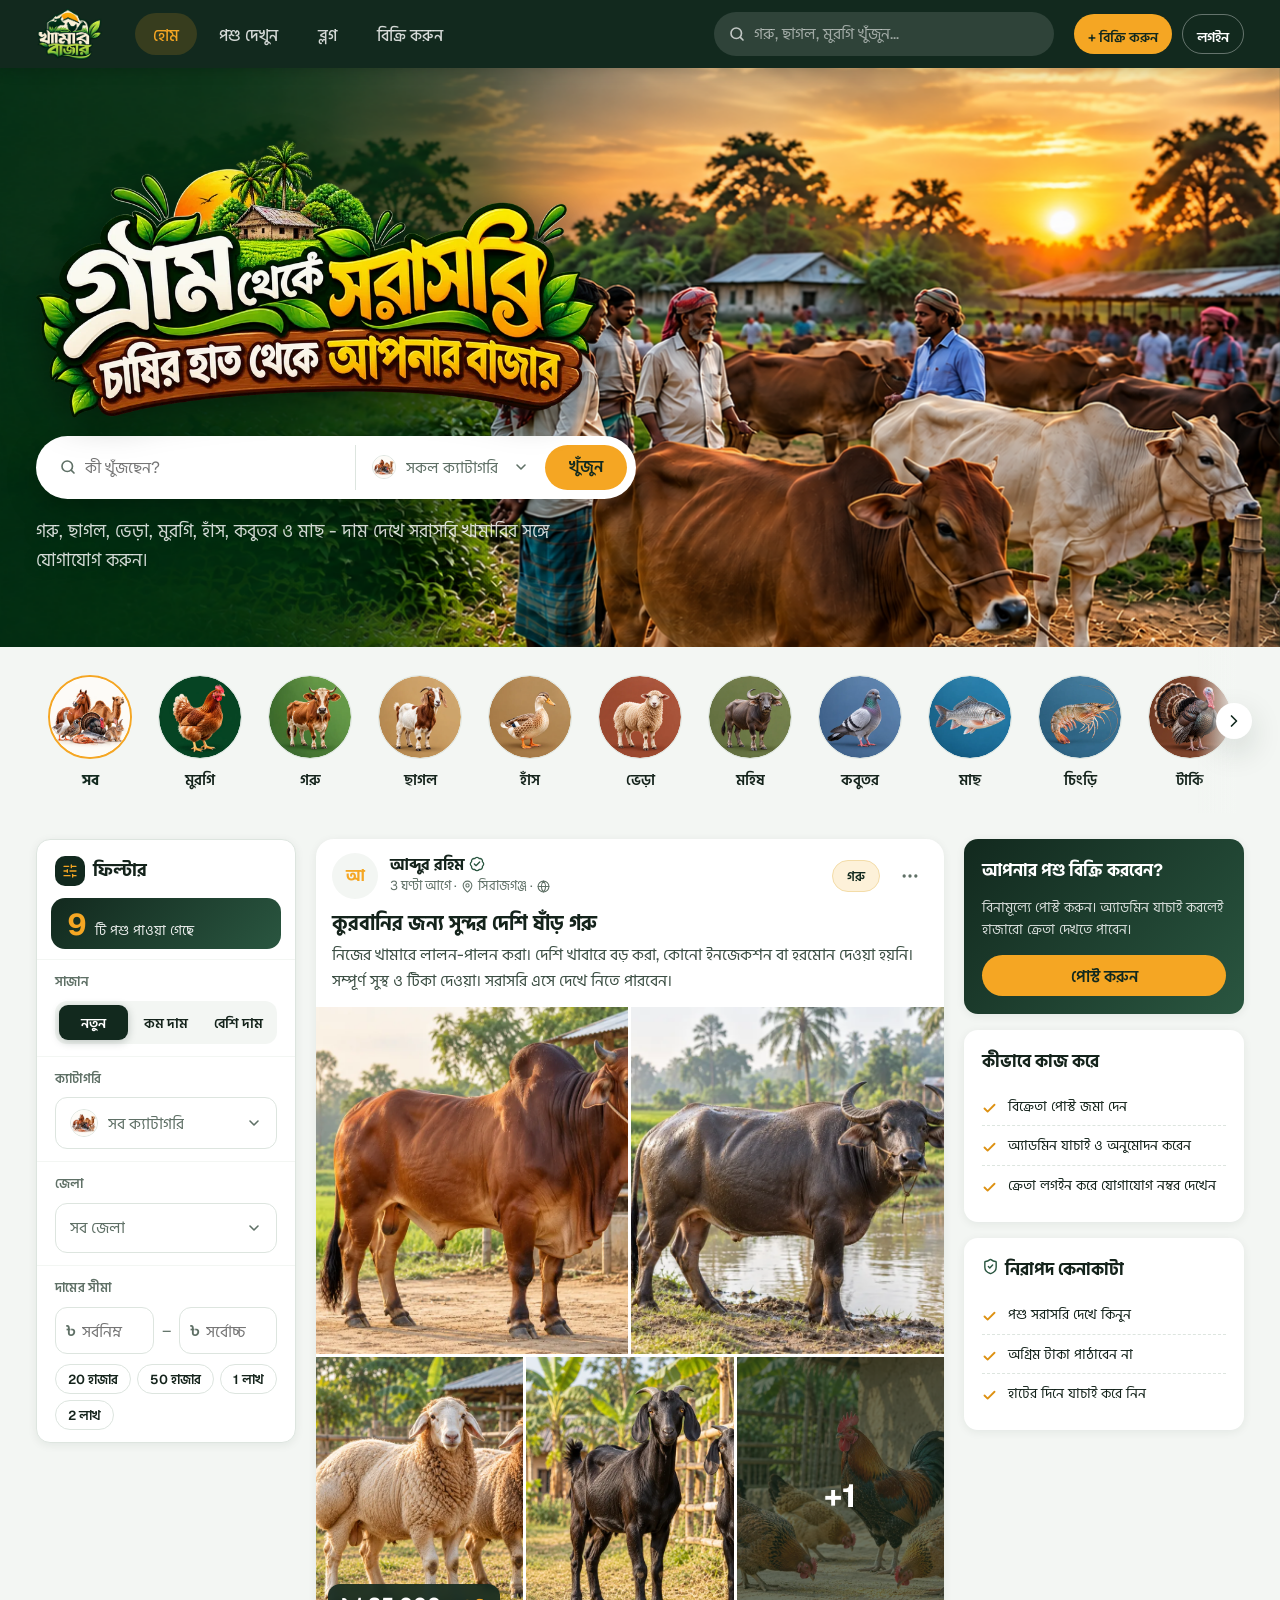
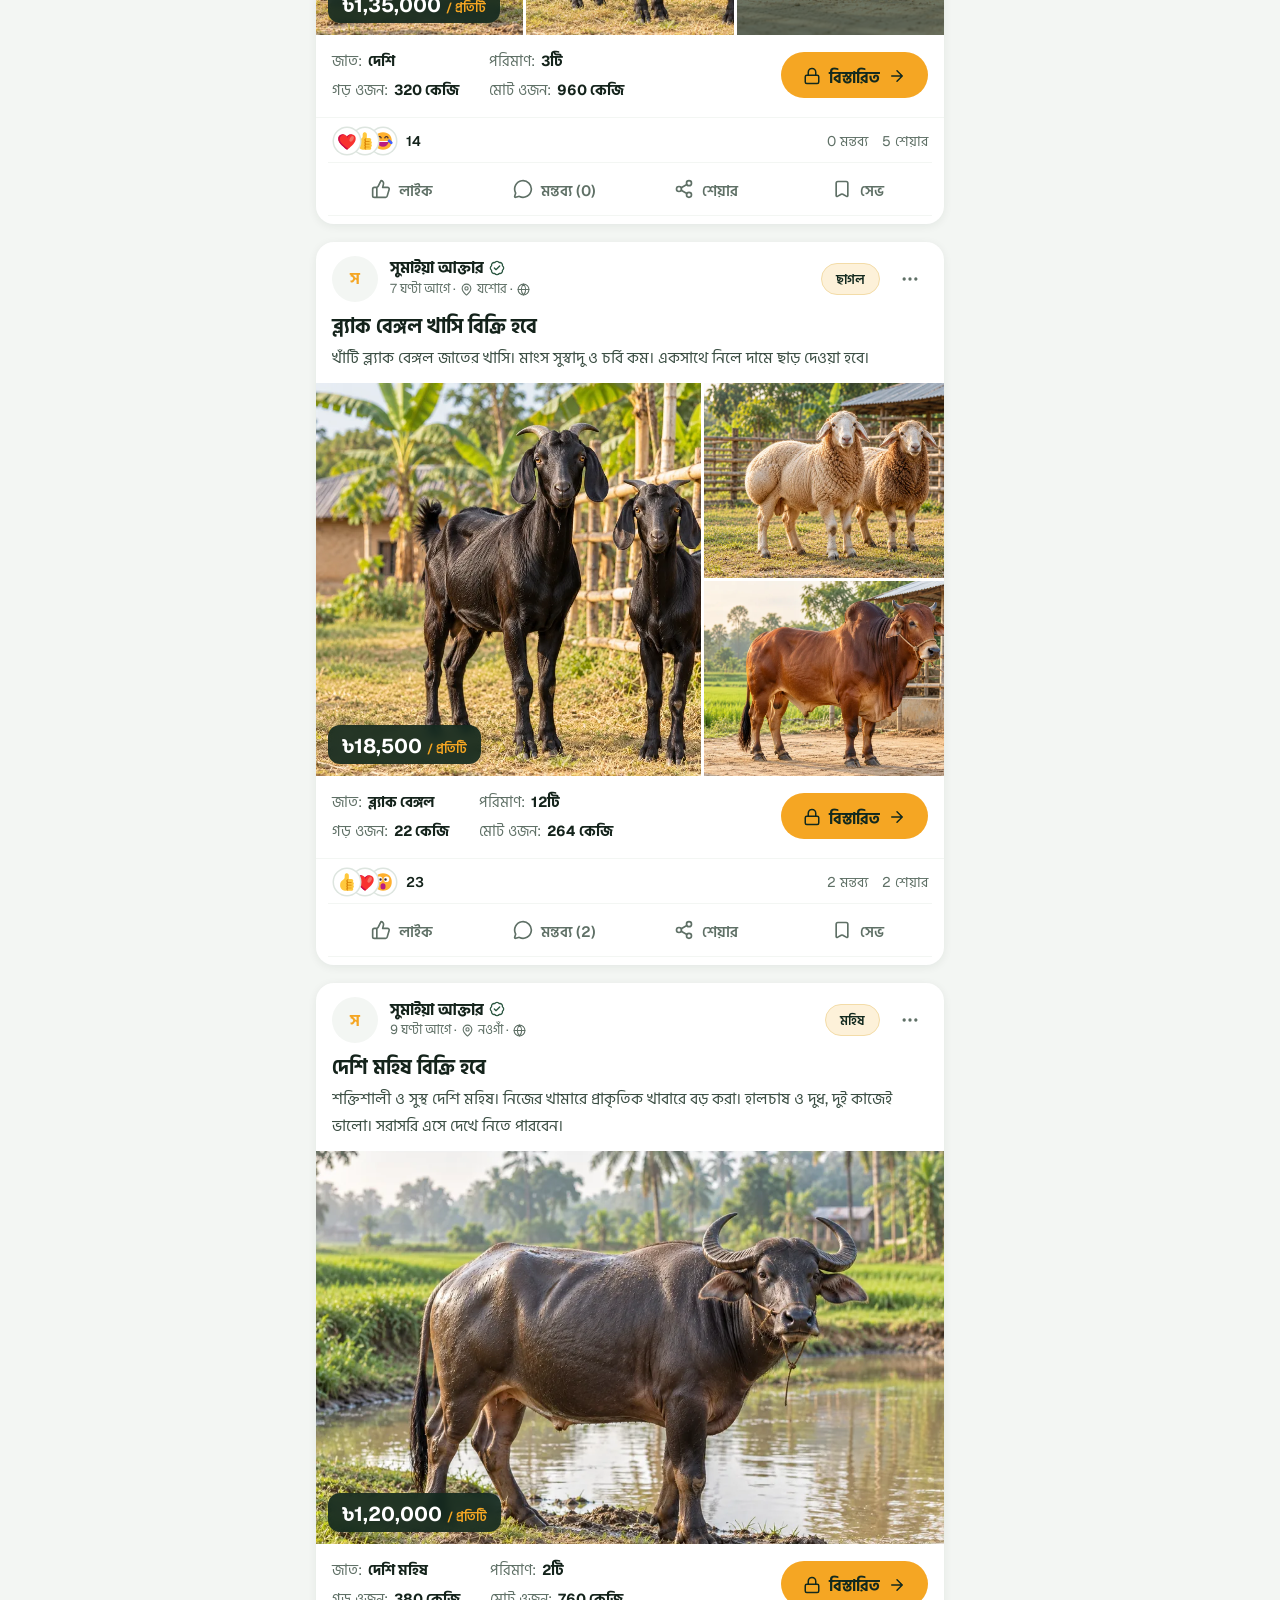
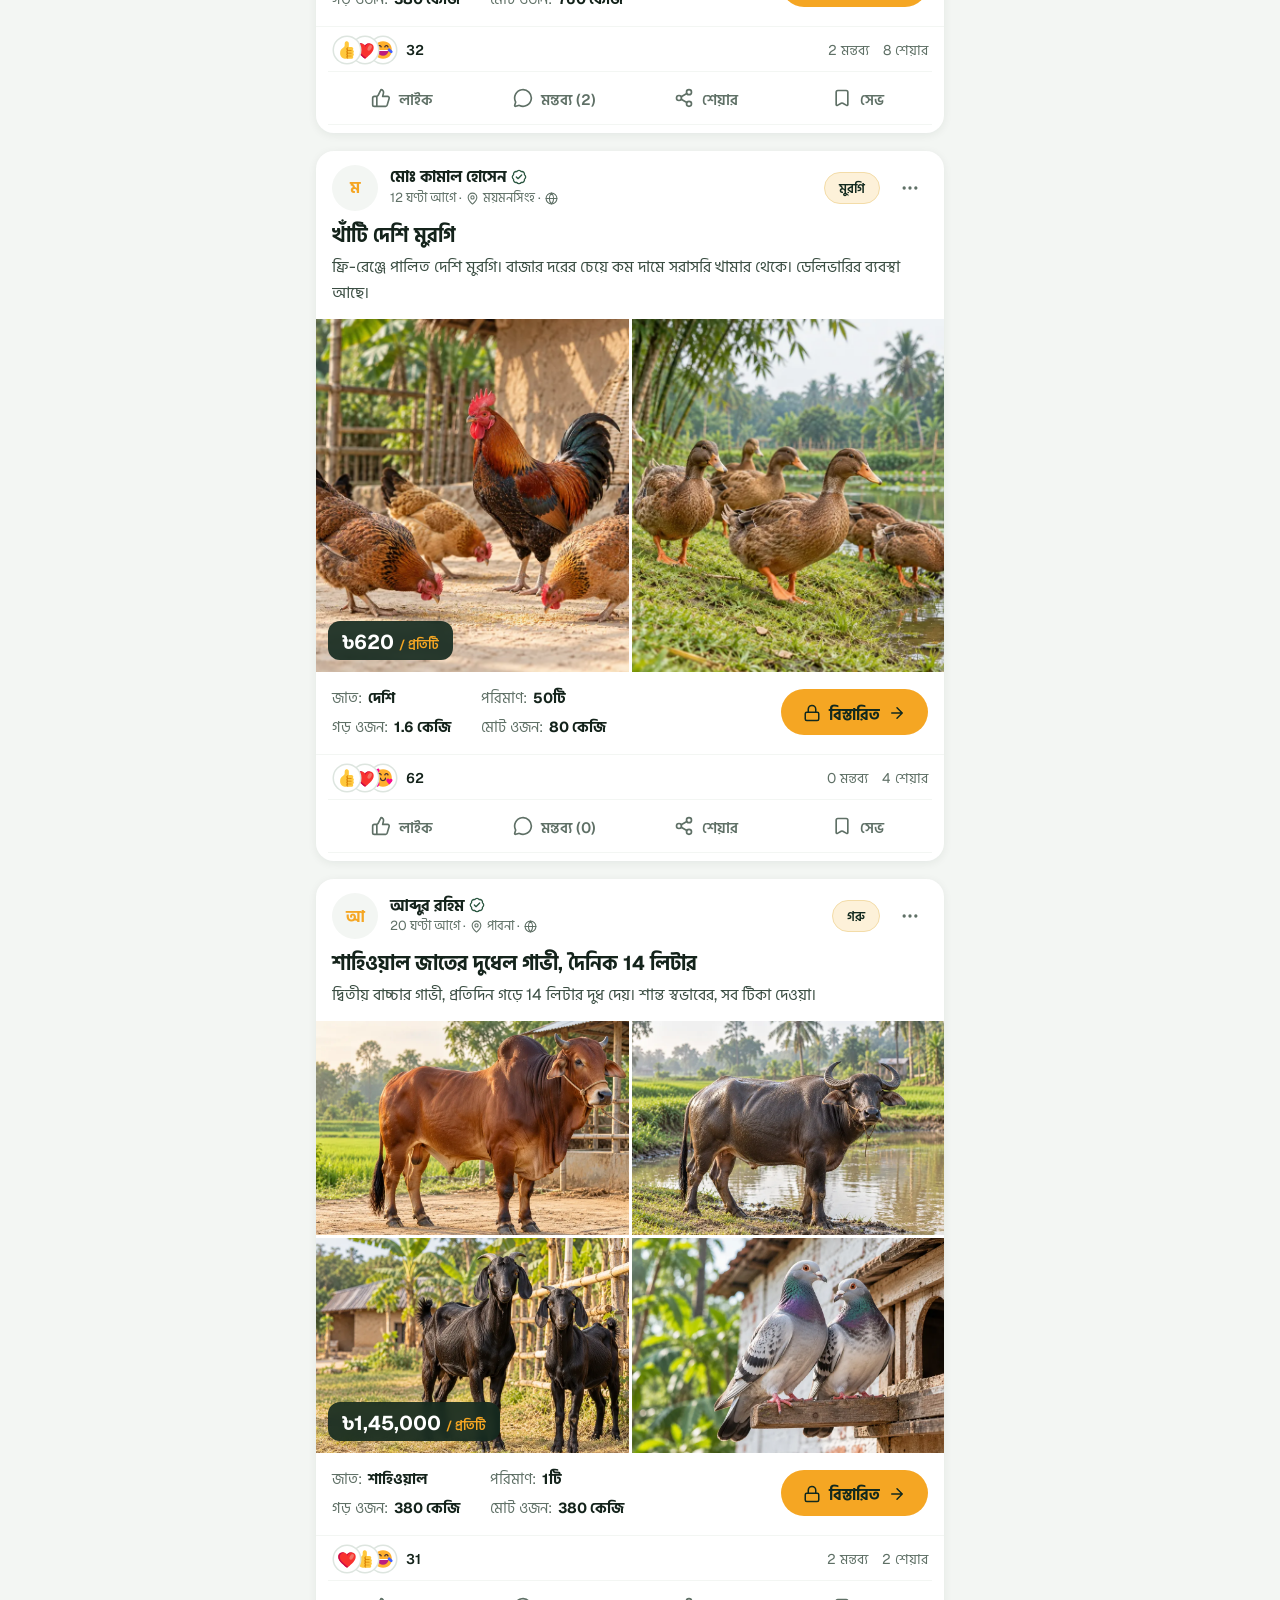
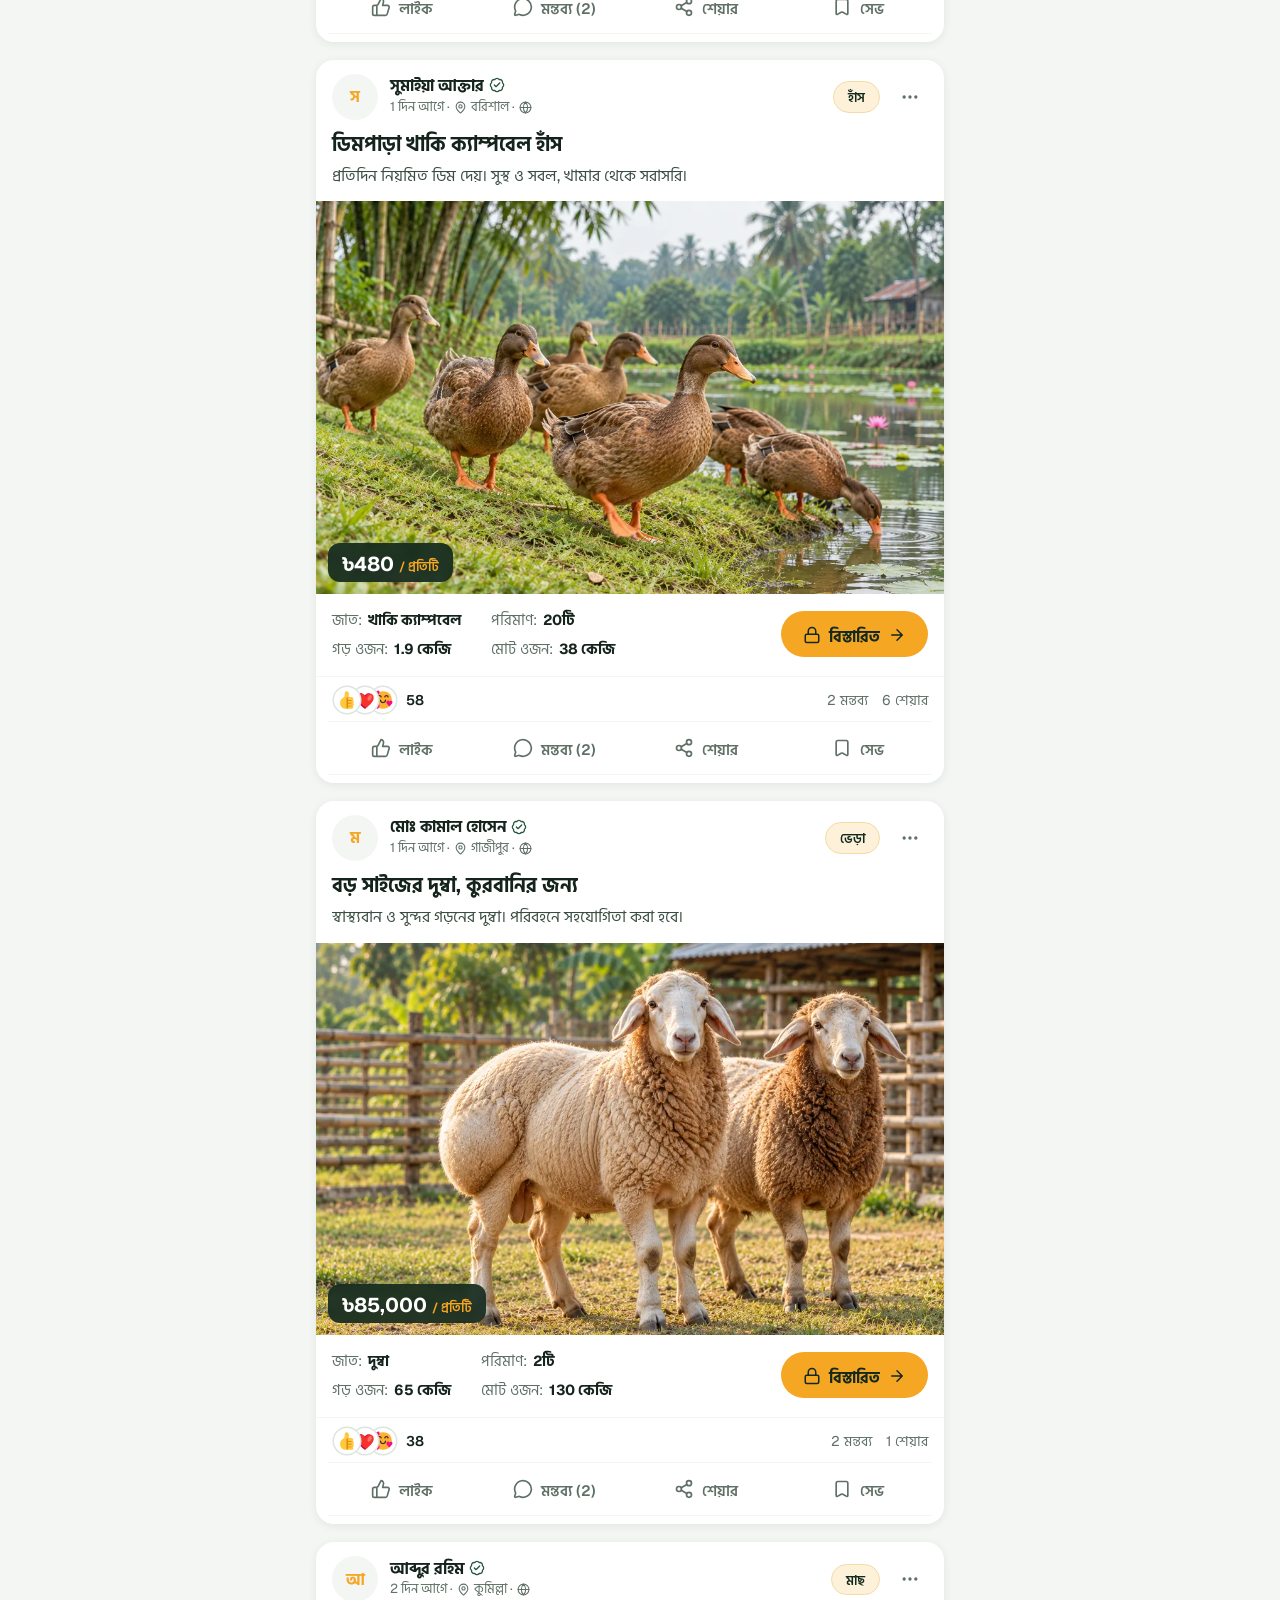
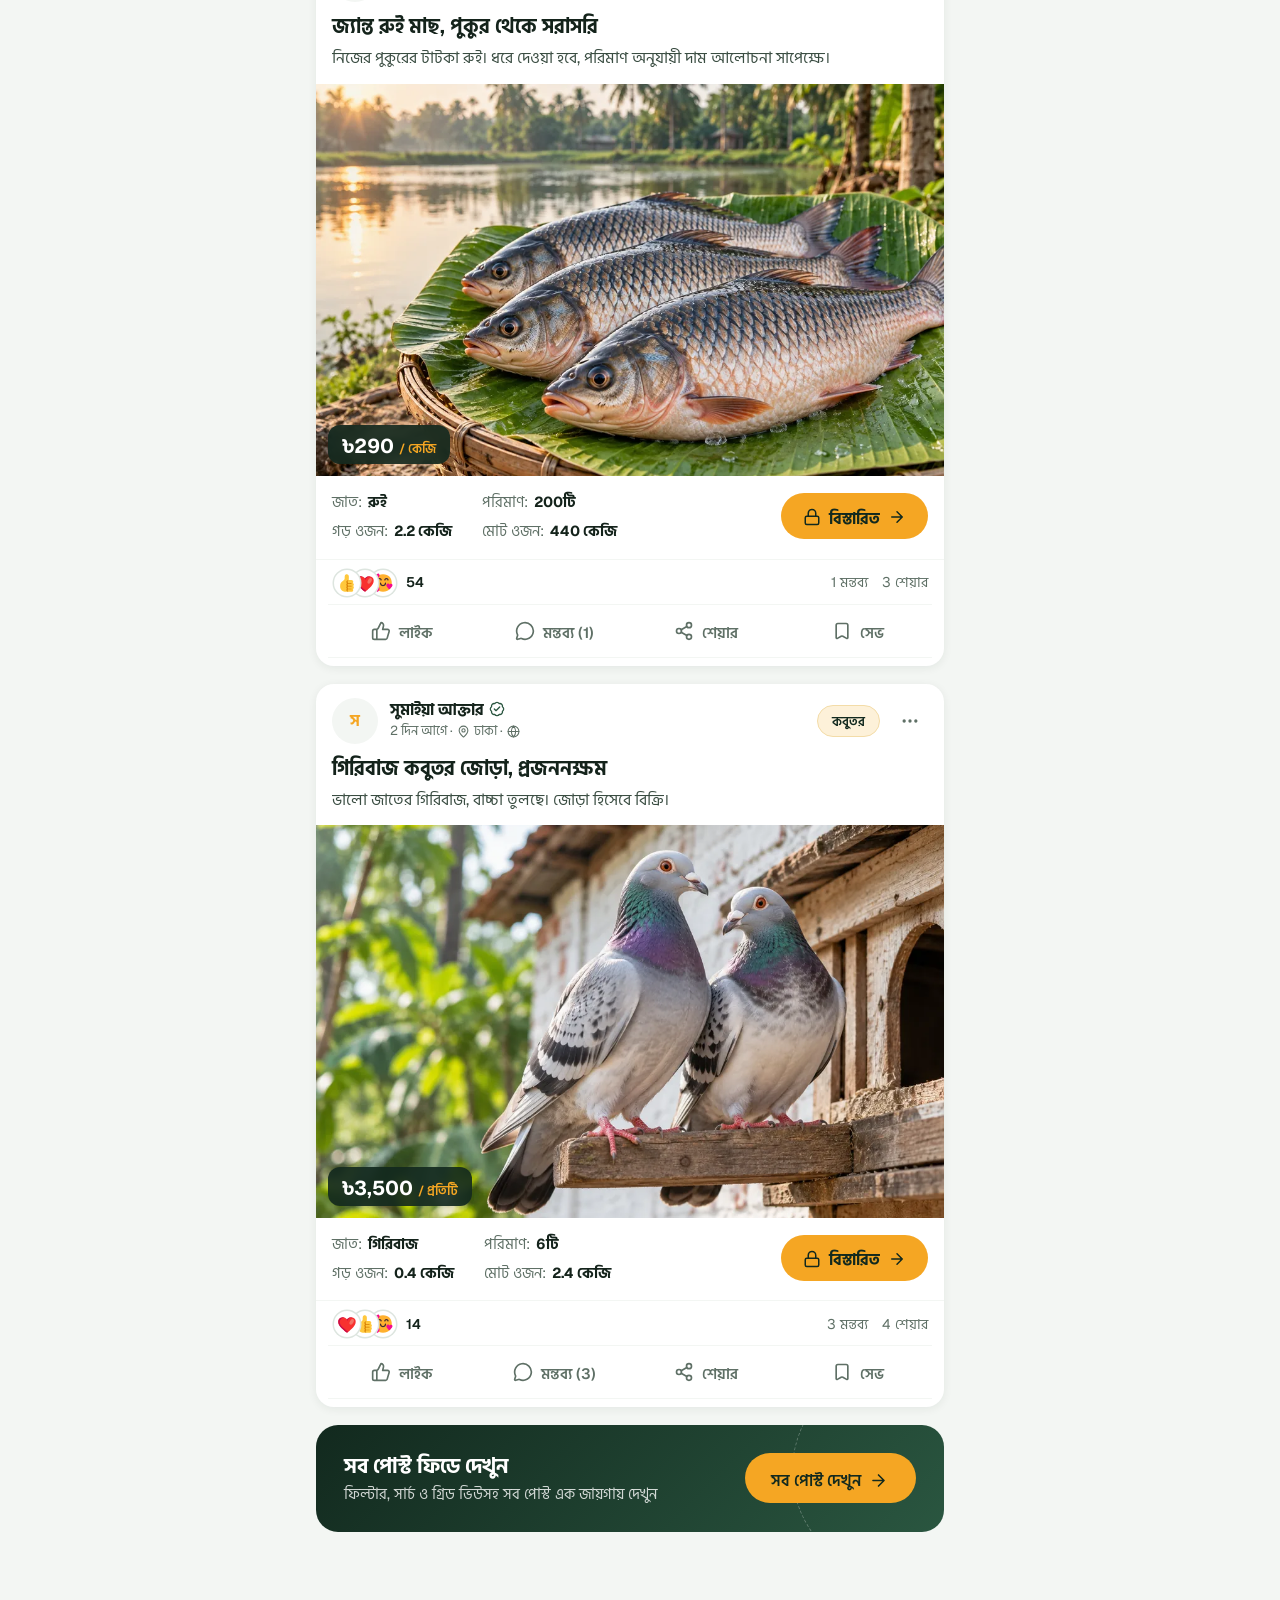
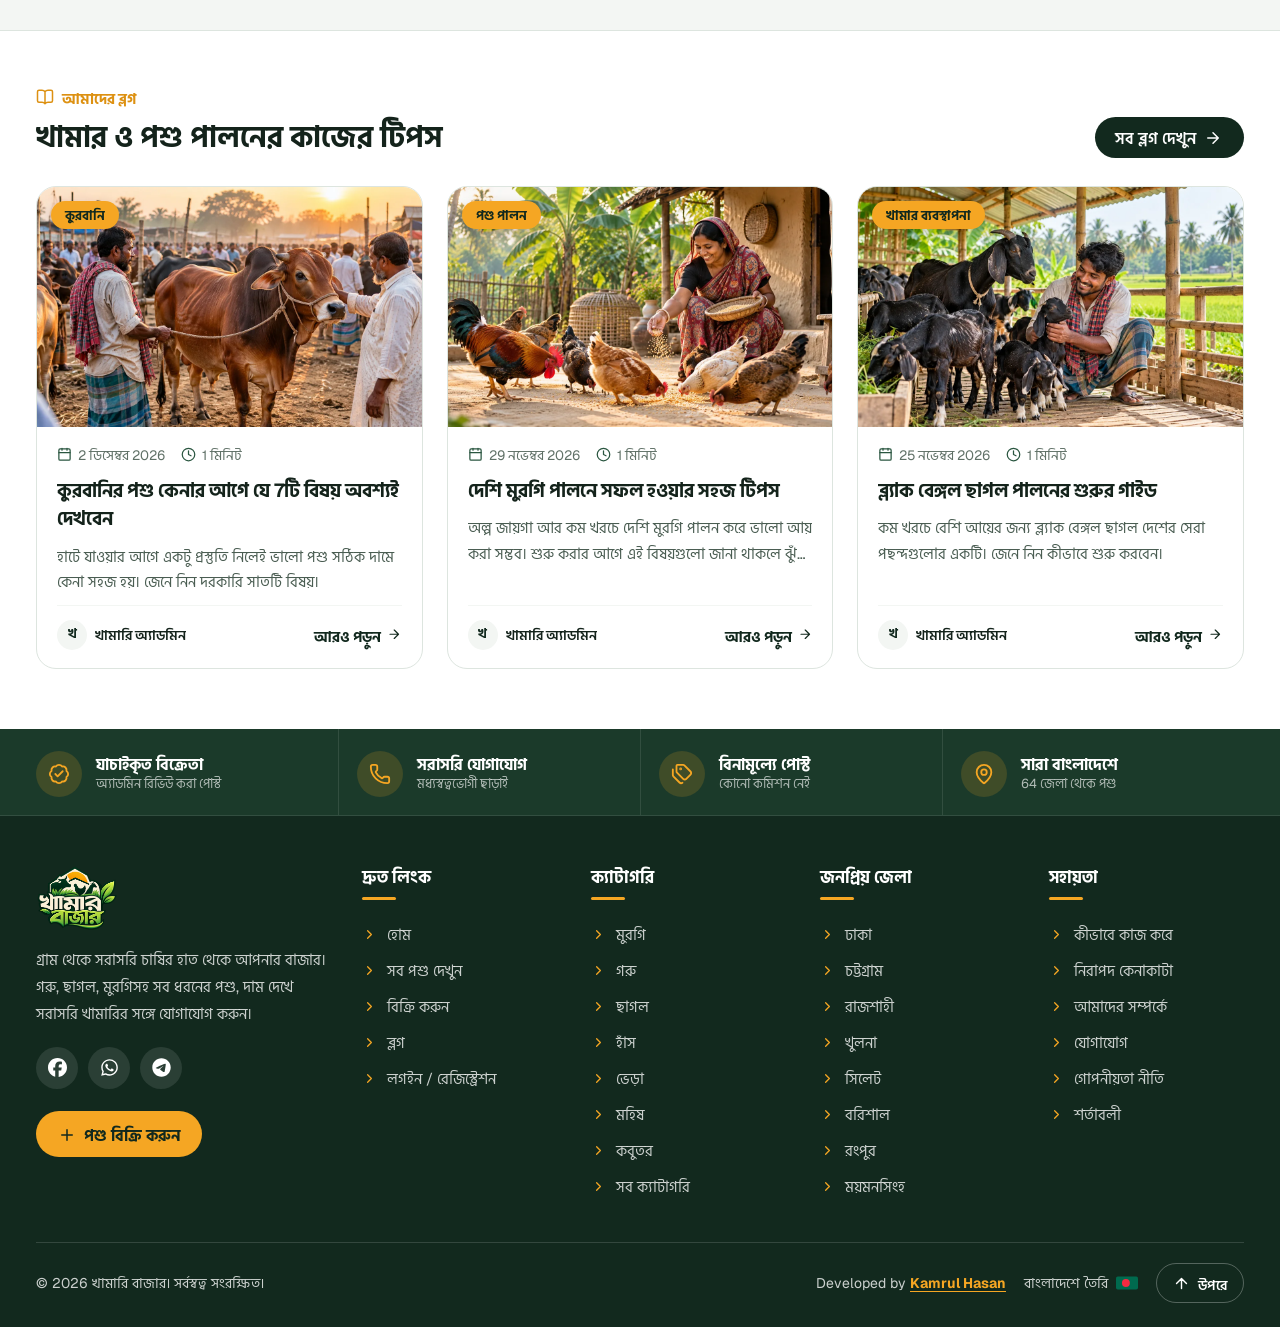
<file: index.html>
<!doctype html>
<html lang="bn">
<head>
<meta charset="utf-8">
<meta name="viewport" content="width=device-width,initial-scale=1">
<title>খামারি বাজার | গ্রাম থেকে সরাসরি চাষির হাত থেকে আপনার বাজার</title>
<meta name="description" content="গরু, ছাগল, ভেড়া, মুরগি, হাঁস, কবুতর ও মাছ - দাম দেখে সরাসরি খামারির সঙ্গে যোগাযোগ করুন।">
<meta name="theme-color" content="#12291e">
<link rel="icon" href="logo.png">
<link rel="preconnect" href="https://fonts.googleapis.com"><link rel="preconnect" href="https://fonts.gstatic.com" crossorigin>
<link href="https://fonts.googleapis.com/css2?family=Hind+Siliguri:wght@400;500;600;700&display=swap" rel="stylesheet">
<link href="https://fonts.googleapis.com/css2?family=Geist:wght@400;500;600;700&text=0123456789.,%25%2B:&display=swap" rel="stylesheet">
<link rel="stylesheet" href="https://cdn.jsdelivr.net/npm/swiper@11/swiper-bundle.min.css">
<link rel="stylesheet" href="css/style.css?v=202610040451">
<link rel="stylesheet" href="css/feed.css?v=202610040451">
</head>
<body>
<div id="nav"></div>
<script src="js/icons.js?v=202610040451"></script>
<script src="js/app.js?v=202610040451"></script>
<script>KB.mountNav('home')</script>

<section class="hero">
  <div class="hero-bg" aria-hidden="true"><div></div></div>
  <div class="wrap hero-in">
    <div>
      <h1 class="hero-title"><img src="img/hero-title.webp" width="900" height="446" alt="গ্রাম থেকে সরাসরি, চাষির হাত থেকে আপনার বাজার" fetchpriority="high" decoding="async"></h1>
      <p class="lead">গরু, ছাগল, ভেড়া, মুরগি, হাঁস, কবুতর ও মাছ - দাম দেখে সরাসরি খামারির সঙ্গে যোগাযোগ করুন।</p>
      <form class="hero-search" id="heroSearch">
        <label class="f">
          <script>document.write(KB.I.search)</script>
          <input type="search" id="hq" placeholder="কী খুঁজছেন?" aria-label="কী খুঁজছেন">
        </label>
        <div class="f sel">
          <select id="hc" aria-label="ক্যাটাগরি"><option value="">সকল ক্যাটাগরি</option></select>
        </div>
        <button class="btn btn-amber" type="submit">খুঁজুন</button>
      </form>
    </div>
  </div>
</section>

<div class="wrap">
  <div class="cats-sw"><button class="cat-nav cat-prev" aria-label="আগের"><i data-ic="lucide:chevron-left"></i></button><button class="cat-nav cat-next" aria-label="পরের"><i data-ic="lucide:chevron-right"></i></button>
    <div class="swiper" id="cats"><div class="swiper-wrapper" id="catsWrap"></div></div></div>
  <div class="layout" id="feed">
    <aside class="side left" id="fPanel">
      <div class="card fp">
        <div class="fp-head">
          <h3><span class="fp-ic"><i data-ic="lucide:sliders-horizontal"></i></span>ফিল্টার <em id="fCount" class="hide">0</em></h3>
          <button class="fp-clear hide" id="reset">সব মুছুন</button>
          <button class="fp-x" id="fClose" aria-label="বন্ধ করুন"><i data-ic="lucide:x"></i></button>
        </div>
        <div class="fp-res"><b id="rCount">0</b><span>টি পশু পাওয়া গেছে</span></div>
        <div class="fp-active" id="fActive"></div>

        <div class="fp-sec"><h4>সাজান</h4>
          <div class="segw" id="sortSeg"><button data-s="new" class="on">নতুন</button><button data-s="low">কম দাম</button><button data-s="high">বেশি দাম</button></div></div>

        <div class="fp-sec"><h4>ক্যাটাগরি</h4><select id="fc" aria-label="ক্যাটাগরি"><option value="">সব ক্যাটাগরি</option></select></div>
        <div class="fp-sec hide" id="fbw"><h4>জাত / প্রকার</h4><select id="fb" aria-label="জাত"><option value="">সব জাত</option></select></div>
        <div class="fp-sec"><h4>জেলা</h4><select id="fd" aria-label="জেলা"><option value="">সব জেলা</option></select></div>

        <div class="fp-sec"><h4>দামের সীমা</h4>
          <div class="fp-price"><label><i>৳</i><input id="pmin" type="number" inputmode="numeric" min="0" placeholder="সর্বনিম্ন"></label><span>–</span><label><i>৳</i><input id="pmax" type="number" inputmode="numeric" min="0" placeholder="সর্বোচ্চ"></label></div>
          <div class="qchips" id="qp"><button data-max="20000">20 হাজার</button><button data-max="50000">50 হাজার</button><button data-max="100000">1 লাখ</button><button data-max="200000">2 লাখ</button></div></div>

        <div class="fp-foot"><button class="btn btn-amber btn-block fp-apply" id="fApply">ফলাফল দেখুন</button></div>
      </div>
    </aside>
    <div class="fbg" id="fBg"></div>

    <main>
      <button class="mf-btn" id="fOpen"><span><i data-ic="lucide:sliders-horizontal" class="h-ic"></i> ফিল্টার <em id="fCount2" class="hide">0</em></span><b><i id="rCount2">0</i> টি পশু</b></button>
      <div id="list"></div>
      <div id="seeAll"></div>
      <div class="sentinel hide" id="more"><div class="spin" aria-hidden="true"></div><span>আরও পোস্ট লোড হচ্ছে...</span></div>
      <div class="feed-end hide" id="feedEnd">সব পোস্ট দেখা হয়েছে</div>
    </main>

    <aside class="side right">
      <div class="card cta-card"><h3>আপনার পশু বিক্রি করবেন?</h3><p>বিনামূল্যে পোস্ট করুন। অ্যাডমিন যাচাই করলেই হাজারো ক্রেতা দেখতে পাবেন।</p><a class="btn btn-amber btn-block" href="/sell">পোস্ট করুন</a></div>
      <div class="card"><h3>কীভাবে কাজ করে</h3>
        <ul class="tips"><li>বিক্রেতা পোস্ট জমা দেন</li><li>অ্যাডমিন যাচাই ও অনুমোদন করেন</li><li>ক্রেতা লগইন করে যোগাযোগ নম্বর দেখেন</li></ul></div>
      <div class="card fp-safe"><h3><i data-ic="lucide:shield-check" class="h-ic"></i> নিরাপদ কেনাকাটা</h3>
        <ul class="tips"><li>পশু সরাসরি দেখে কিনুন</li><li>অগ্রিম টাকা পাঠাবেন না</li><li>হাটের দিনে যাচাই করে নিন</li></ul></div>
    </aside>
  </div>
</div>
<div class="modal sheet" id="allSheet"><div class="box">
  <div class="sheet-h"><h3>সব ক্যাটাগরি</h3><button id="allX" aria-label="বন্ধ করুন"><i data-ic="lucide:x"></i></button></div>
  <div class="all-grid" id="allGrid"></div></div></div>
<div id="footer"></div>
<script src="https://cdn.jsdelivr.net/npm/swiper@11/swiper-bundle.min.js"></script>
<script src="js/social.js?v=202610040451"></script>
<script src="js/home.js?v=202610040451"></script>
<script>KB.mountFooter()</script>
</body>
</html>
</file>
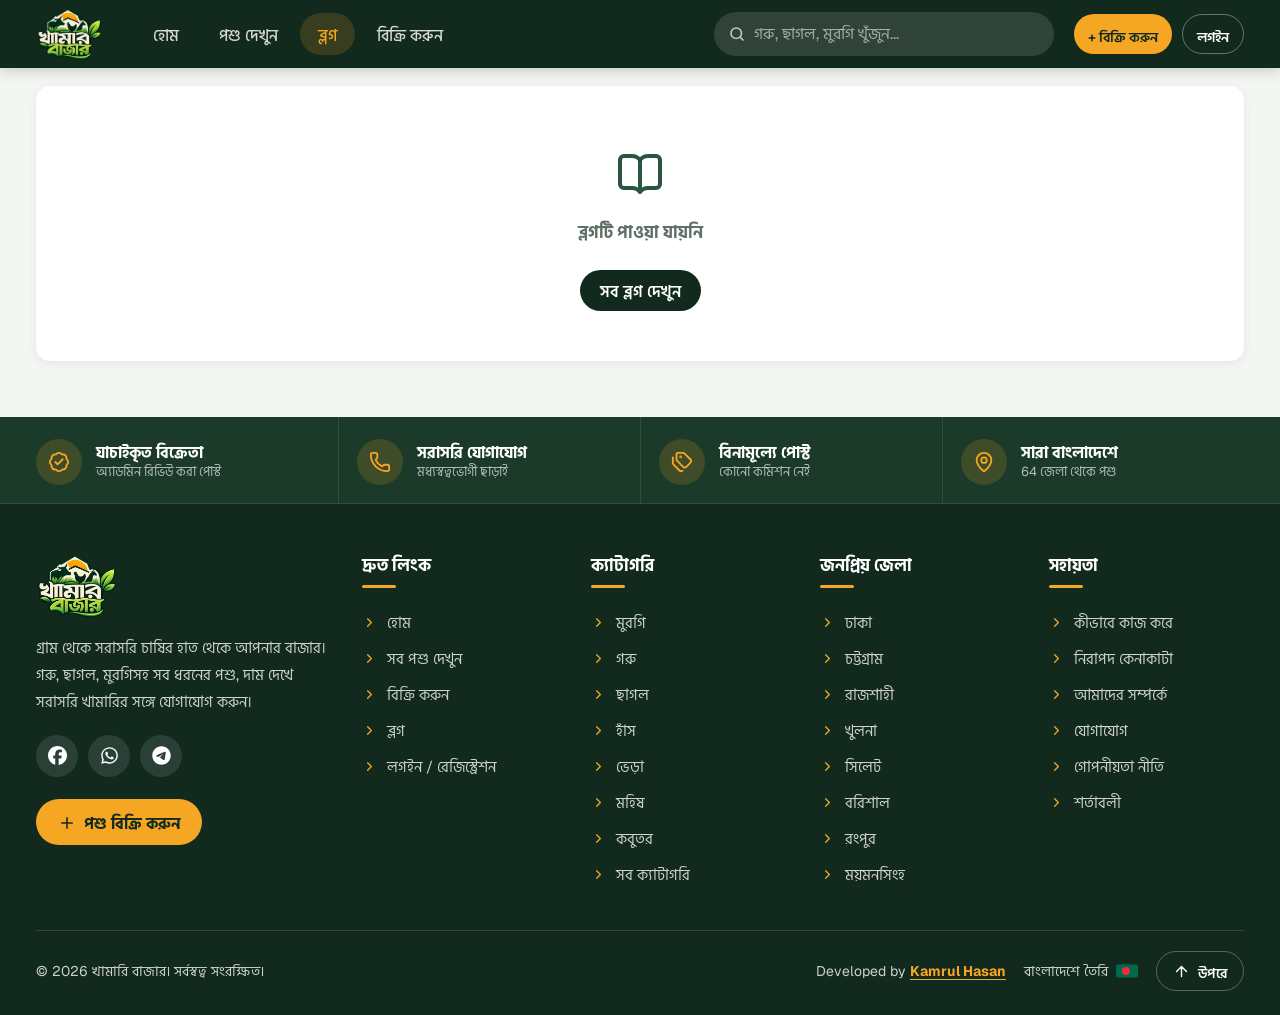
<file: blog.html>
<!doctype html>
<html lang="bn">
<head>
<meta charset="utf-8">
<meta name="viewport" content="width=device-width,initial-scale=1">
<title>ব্লগ | খামারি বাজার</title>
<meta name="theme-color" content="#12291e">
<link rel="icon" href="logo.png">
<link rel="preconnect" href="https://fonts.googleapis.com"><link rel="preconnect" href="https://fonts.gstatic.com" crossorigin>
<link href="https://fonts.googleapis.com/css2?family=Hind+Siliguri:wght@400;500;600;700&display=swap" rel="stylesheet">
<link href="https://fonts.googleapis.com/css2?family=Geist:wght@400;500;600;700&text=0123456789.,%25%2B:&display=swap" rel="stylesheet">
<link rel="stylesheet" href="css/style.css?v=202610040451">
<link rel="stylesheet" href="css/detail.css?v=202610040451">
<link rel="stylesheet" href="css/blog.css?v=202610040451">
</head>
<body data-noblog>
<div class="rp" id="rp" aria-hidden="true"></div>
<div id="nav"></div>
<script src="js/icons.js?v=202610040451"></script>
<script src="js/app.js?v=202610040451"></script>
<script>KB.mountNav('blog')</script>
<main class="wrap dwrap" id="root"></main>
<div id="footer"></div>
<script>
(() => {
  const { ic, blogs, blogsRaw, blogCard, blogBody, fmtDate, readMin, esc, bn, users, avatar, me, toast } = KB;
  const id = +new URLSearchParams(location.search).get('id');
  const root = document.getElementById('root');
  const u = me();
  const b = blogsRaw().find(x => x.id === id);
  if (!b || (b.published === false && !(u && u.role === 'admin'))) {
    root.innerHTML = `<div class="empty card"><i>${ic('lucide:book-open')}</i><h3>ব্লগটি পাওয়া যায়নি</h3><a class="btn btn-green" href="/blogs" style="margin-top:12px">সব ব্লগ দেখুন</a></div>`;
    return;
  }
  document.title = b.title + ' | খামারি বাজার';
  const au = users().find(x => x.id === b.authorId);
  const auName = au ? au.name : 'খামারি বাজার';
  const url = location.href, q = encodeURIComponent;
  const all = blogs();
  const idx = all.findIndex(x => x.id === b.id);
  const newer = idx > 0 ? all[idx - 1] : null, older = idx >= 0 && idx < all.length - 1 ? all[idx + 1] : null;
  const rel = all.filter(x => x.id !== b.id).sort((x, y) => (y.cat === b.cat) - (x.cat === b.cat) || y.createdAt - x.createdAt).slice(0, 3);
  const latest = all.filter(x => x.id !== b.id).slice(0, 4);

  root.innerHTML = `
  <nav class="bc bc-mid" aria-label="নেভিগেশন">
    <a href="/">${ic('lucide:house')}<span class="t-home">হোম</span></a><span class="bc-s">${ic('lucide:chevron-right')}</span>
    <a href="/blogs">${ic('lucide:book-open')}<span>ব্লগ</span></a><span class="bc-s">${ic('lucide:chevron-right')}</span>
    <b class="bc-cur" title="${esc(b.title)}">${esc(b.title)}</b>
  </nav>

  <header class="bh">
    <a class="bpost-cat" href="/blogs?cat=${q(b.cat)}">${esc(b.cat)}</a>
    <h1>${esc(b.title)}</h1>
    <p class="bh-lead">${esc(b.excerpt)}</p>
    <div class="bh-meta">
      <span class="bh-au">${avatar(au)}<span><b>${esc(auName)}</b><small>লেখক</small></span></span>
      <span class="bh-i">${ic('lucide:calendar')} ${fmtDate(b.createdAt)}</span>
      <span class="bh-i">${ic('lucide:clock')} ${bn(readMin(b.body))} মিনিটের পড়া</span>
      ${b.published === false ? `<span class="badge wait">${ic('lucide:eye-off')} খসড়া</span>` : ''}
    </div>
  </header>

  <figure class="bcov"><img src="${esc(b.cover)}" alt="${esc(b.title)}" fetchpriority="high"></figure>

  <div class="blay">
    <aside class="brail" aria-label="শেয়ার">
      <span class="brail-t">শেয়ার</span>
      <a href="https://wa.me/?text=${q(b.title + ' ' + url)}" target="_blank" rel="noopener" aria-label="হোয়াটসঅ্যাপে শেয়ার" title="হোয়াটসঅ্যাপ">${ic('fa6-brands:whatsapp')}</a>
      <a href="https://www.facebook.com/sharer/sharer.php?u=${q(url)}" target="_blank" rel="noopener" aria-label="ফেসবুকে শেয়ার" title="ফেসবুক">${ic('fa6-brands:facebook')}</a>
      <a href="https://t.me/share/url?url=${q(url)}&text=${q(b.title)}" target="_blank" rel="noopener" aria-label="টেলিগ্রামে শেয়ার" title="টেলিগ্রাম">${ic('fa6-brands:telegram')}</a>
      <button id="cp" aria-label="লিংক কপি" title="লিংক কপি">${ic('lucide:link')}</button>
    </aside>

    <article class="bart">
      <div class="bpost-body" id="bbody">${blogBody(b.body)}</div>
      <div class="bauthor">${avatar(au, 'big')}<div><small>লেখক</small><b>${esc(auName)}</b><p>পশু পালন, খামার ব্যবস্থাপনা ও বাজার নিয়ে অভিজ্ঞতা এবং কাজের পরামর্শ শেয়ার করেন।</p></div></div>
      ${(newer || older) ? `<nav class="bpn" aria-label="অন্য ব্লগ">
        ${older ? `<a class="bpn-a" href="/blog?id=${older.id}"><small>${ic('lucide:chevron-left')} আগের ব্লগ</small><b>${esc(older.title)}</b></a>` : '<span></span>'}
        ${newer ? `<a class="bpn-a bpn-r" href="/blog?id=${newer.id}"><small>পরের ব্লগ ${ic('lucide:chevron-right')}</small><b>${esc(newer.title)}</b></a>` : '<span></span>'}
      </nav>` : ''}
    </article>

    <aside class="bside">
      <div class="bside-c btoc" id="btoc"><h3>${ic('lucide:list-checks')} এই লেখায় যা আছে</h3><ol id="btocl"></ol></div>
      ${latest.length ? `<div class="bside-c"><h3>${ic('lucide:newspaper')} সাম্প্রতিক ব্লগ</h3>${latest.map(x => `
        <a class="bmini" href="/blog?id=${x.id}"><img src="${esc(x.cover)}" alt="" loading="lazy"><span><b>${esc(x.title)}</b><small>${fmtDate(x.createdAt)}</small></span></a>`).join('')}</div>` : ''}
      <div class="bside-c bcta"><h3>আপনার পশু বিক্রি করবেন?</h3><p>বিনামূল্যে পোস্ট করুন, সরাসরি ক্রেতার সঙ্গে যোগাযোগ হবে।</p><a class="btn btn-amber btn-block" href="/sell">${ic('lucide:plus')} বিক্রি করুন</a></div>
    </aside>
  </div>

  ${rel.length ? `<section class="dsim"><h2>${ic('lucide:book-open')} আরও পড়ুন</h2><div class="bl-grid">${rel.map(blogCard).join('')}</div></section>` : ''}`;

  // ---------- table of contents ----------
  const heads = [...document.querySelectorAll('#bbody h2')];
  if (!heads.length) document.getElementById('btoc').remove();
  else {
    heads.forEach((h, i) => { h.id = 'h' + (i + 1); });
    document.getElementById('btocl').innerHTML = heads.map((h, i) => `<li><a href="#${h.id}" data-h="${h.id}"><i>${bn(i + 1)}</i><span>${esc(h.textContent)}</span></a></li>`).join('');
  }

  // ---------- reading progress + scroll spy ----------
  const rp = document.getElementById('rp'), body = document.getElementById('bbody');
  let tick = false;
  const upd = () => {
    tick = false;
    const r = body.getBoundingClientRect(), total = r.height - innerHeight * 0.4;
    rp.style.width = Math.max(0, Math.min(1, (innerHeight * 0.4 - r.top) / Math.max(total, 1))) * 100 + '%';
    let cur = null; heads.forEach(h => { if (h.getBoundingClientRect().top < innerHeight * 0.35) cur = h.id; });
    document.querySelectorAll('#btocl a').forEach(a => a.classList.toggle('on', a.dataset.h === cur));
  };
  addEventListener('scroll', () => { if (!tick) { tick = true; requestAnimationFrame(upd); } }, { passive: true });
  addEventListener('resize', upd); upd();

  document.getElementById('cp').onclick = async () => { try { await navigator.clipboard.writeText(url); } catch {} toast('লিংক কপি হয়েছে'); };
})();
</script>
<script>KB.mountFooter()</script>
</body>
</html>
</file>
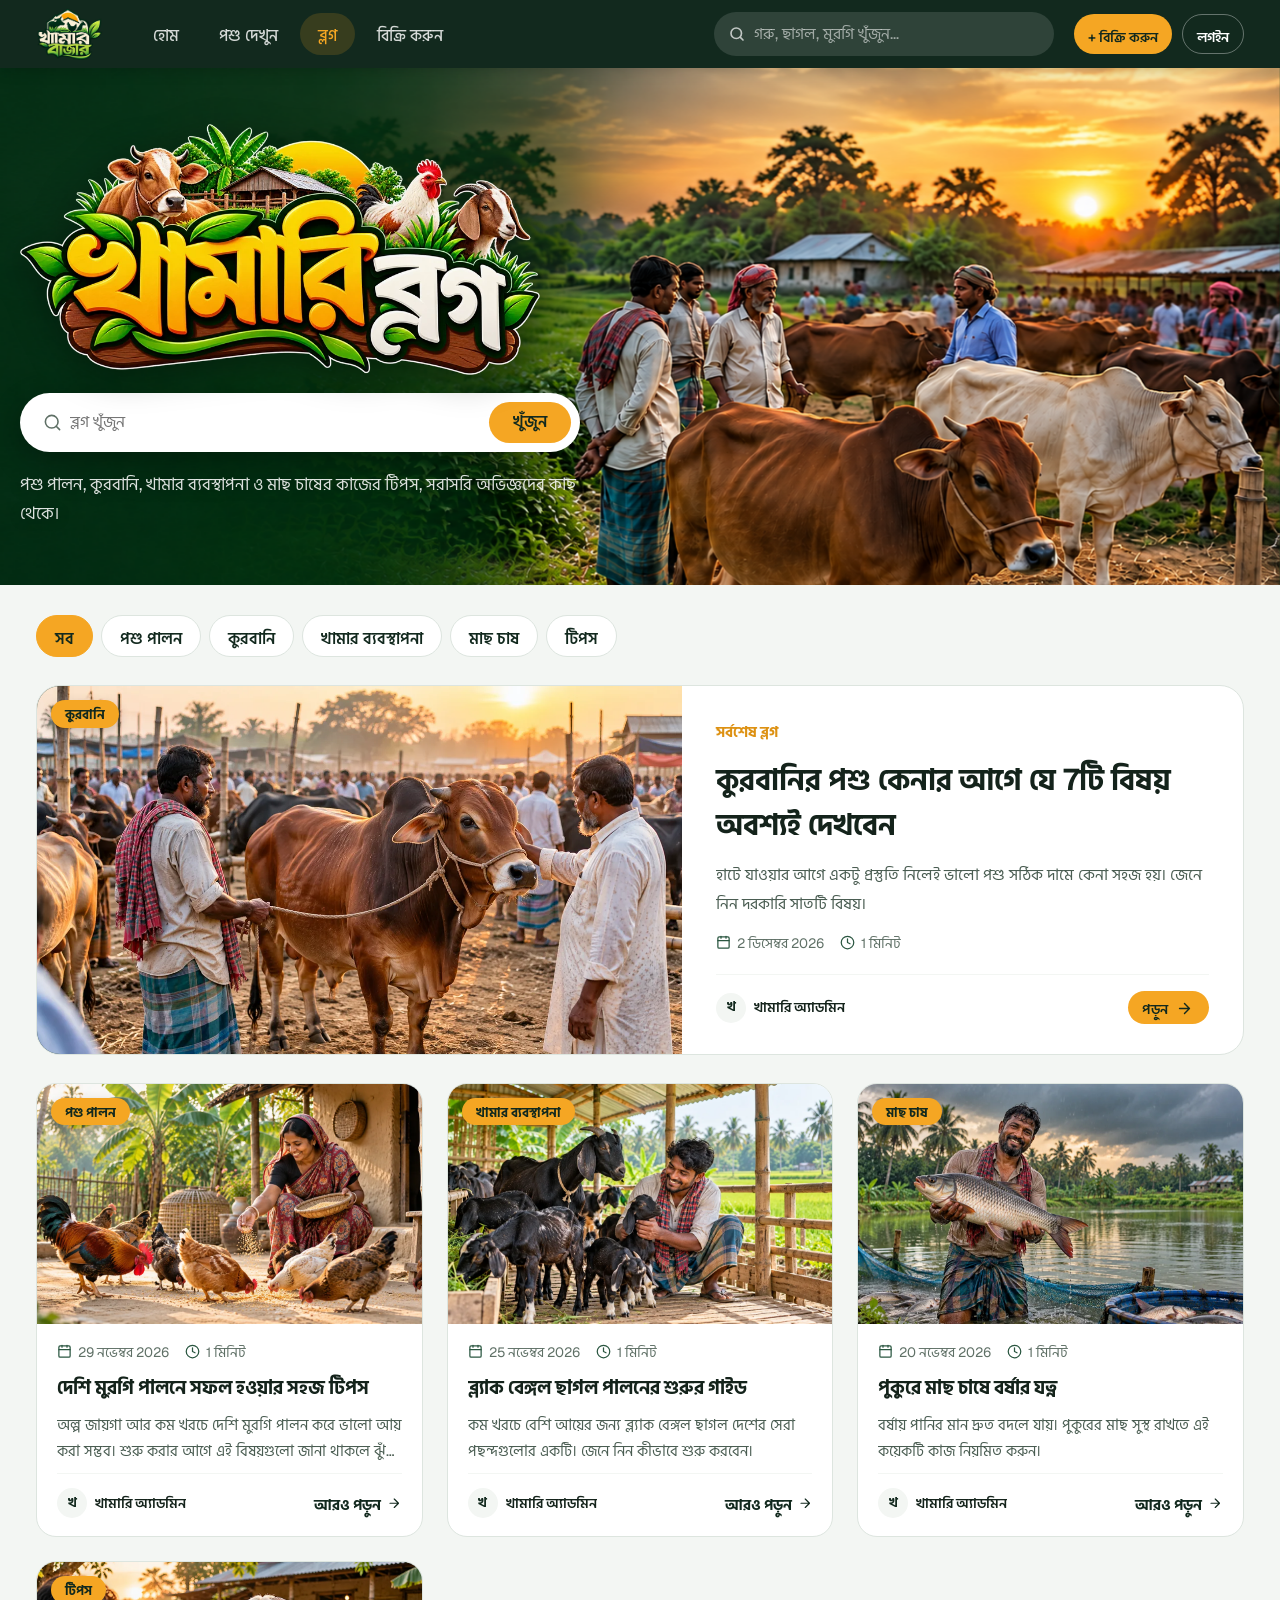
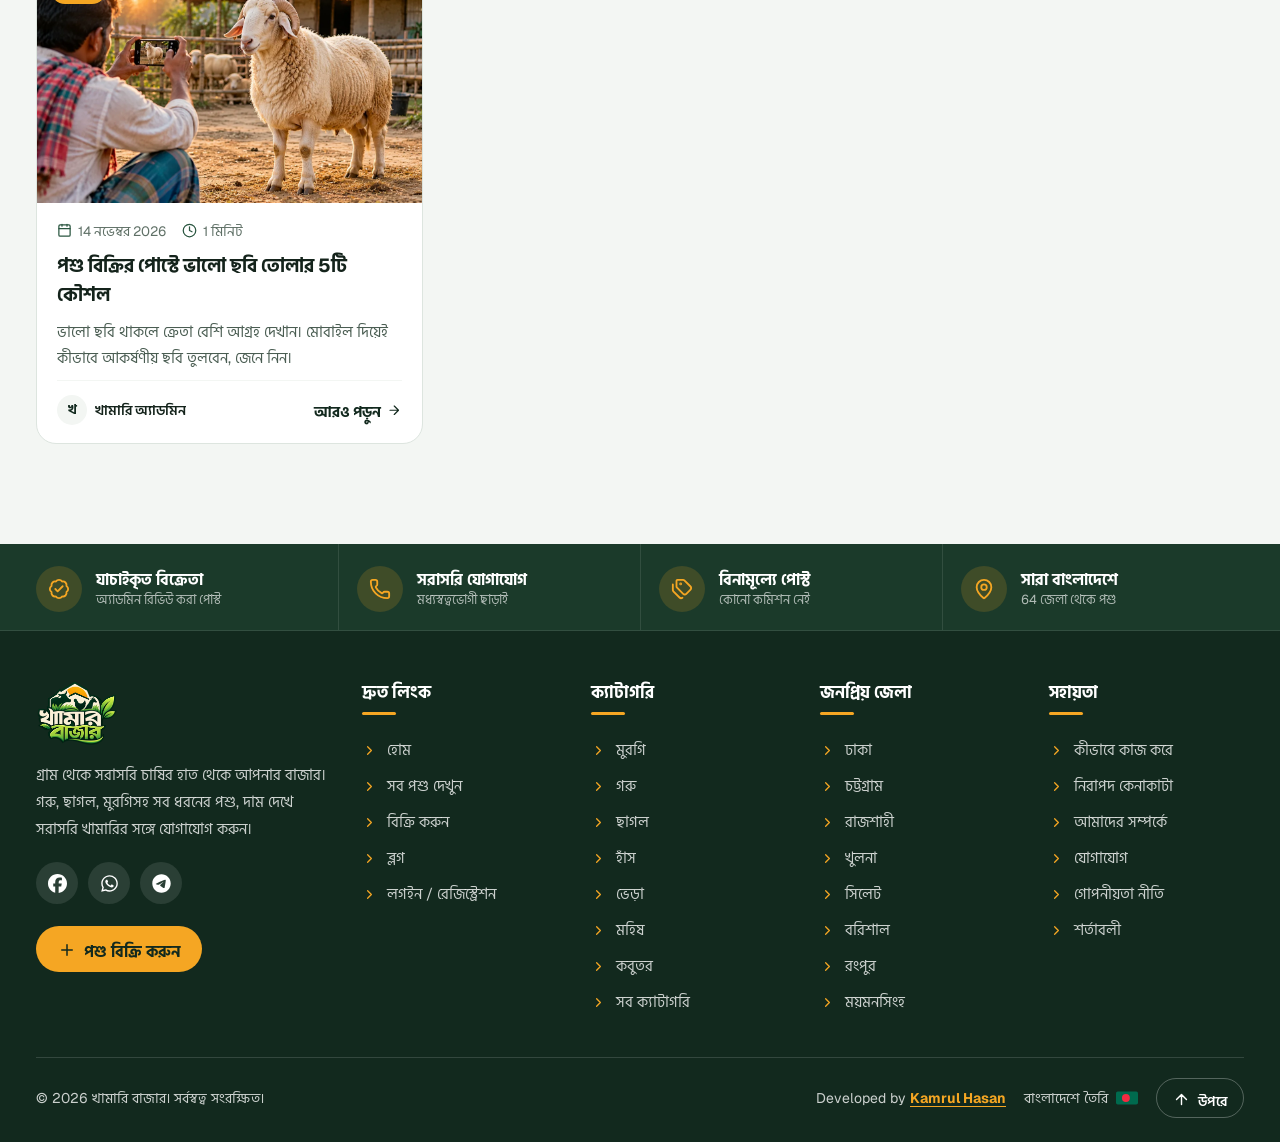
<file: blogs.html>
<!doctype html>
<html lang="bn">
<head>
<meta charset="utf-8">
<meta name="viewport" content="width=device-width,initial-scale=1">
<title>ব্লগ | খামারি বাজার</title>
<meta name="description" content="পশু পালন, কুরবানি, খামার ব্যবস্থাপনা ও মাছ চাষের কাজের টিপস ও পরামর্শ।">
<meta name="theme-color" content="#12291e">
<link rel="icon" href="logo.png">
<link rel="preconnect" href="https://fonts.googleapis.com"><link rel="preconnect" href="https://fonts.gstatic.com" crossorigin>
<link href="https://fonts.googleapis.com/css2?family=Hind+Siliguri:wght@400;500;600;700&display=swap" rel="stylesheet">
<link href="https://fonts.googleapis.com/css2?family=Geist:wght@400;500;600;700&text=0123456789.,%25%2B:&display=swap" rel="stylesheet">
<link rel="stylesheet" href="css/style.css?v=202610040451">
<link rel="stylesheet" href="css/detail.css?v=202610040451">
<link rel="stylesheet" href="css/blog.css?v=202610040451">
</head>
<body data-noblog>
<div id="nav"></div>
<script src="js/icons.js?v=202610040451"></script>
<script src="js/app.js?v=202610040451"></script>
<script>KB.mountNav('blog')</script>

<header class="bl-hero">
  <div class="bl-hero-bg" aria-hidden="true"><div></div></div>
  <div class="wrap bl-hero-in">
    <h1 class="hero-title"><img src="img/blog-title.webp" width="900" height="434" alt="খামারি ব্লগ" fetchpriority="high" decoding="async"></h1>
    <form class="hero-search bl-search" id="blSearch" role="search">
      <label class="f"><span id="sic"></span><input id="q" type="search" placeholder="ব্লগ খুঁজুন" aria-label="ব্লগ খুঁজুন"></label>
      <button class="btn btn-amber" type="submit">খুঁজুন</button>
    </form>
    <p class="lead">পশু পালন, কুরবানি, খামার ব্যবস্থাপনা ও মাছ চাষের কাজের টিপস, সরাসরি অভিজ্ঞদের কাছ থেকে।</p>
  </div>
</header>

<main class="wrap bl-wrap">
  <div class="bl-bar">
    <div class="bl-chips" id="chips"></div>
  </div>
  <div id="feat"></div>
  <div class="bl-grid" id="grid"></div>
  <div class="bl-more"><button class="btn btn-green hide" id="more">আরও দেখুন</button></div>
</main>

<div id="footer"></div>
<script>
(() => {
  const { ic, blogs, blogCard, BLOG_CATS, fmtDate, readMin, esc, bn, users, avatar } = KB;
  const $ = id => document.getElementById(id);
  $('sic').innerHTML = ic('lucide:search');
  const S = { cat: new URLSearchParams(location.search).get('cat') || '', q: '', shown: 9 };
  const all = blogs(), cats = ['', ...BLOG_CATS.filter(c => all.some(b => b.cat === c)), ...[...new Set(all.map(b => b.cat))].filter(c => !BLOG_CATS.includes(c))];

  function chips() {
    $('chips').innerHTML = cats.map(c => `<button data-c="${esc(c)}" class="${c === S.cat ? 'on' : ''}">${c ? esc(c) : 'সব'}</button>`).join('');
  }
  function featured(b) {
    const au = users().find(x => x.id === b.authorId);
    return `<a class="bfeat" href="/blog?id=${b.id}">
      <div class="bfeat-img"><img src="${esc(b.cover)}" alt="" decoding="async"><span class="bcard-tag">${esc(b.cat)}</span></div>
      <div class="bfeat-body"><span class="bfeat-k">সর্বশেষ ব্লগ</span><h2>${esc(b.title)}</h2><p>${esc(b.excerpt)}</p>
        <div class="bcard-meta"><span>${ic('lucide:calendar')} ${fmtDate(b.createdAt)}</span><span>${ic('lucide:clock')} ${bn(readMin(b.body))} মিনিট</span></div>
        <div class="bfeat-foot"><span class="bcard-au">${avatar(au, 'sm')}<b>${esc(au ? au.name : 'খামারি বাজার')}</b></span><span class="btn btn-amber btn-sm">পড়ুন ${ic('lucide:arrow-right')}</span></div></div></a>`;
  }
  function render() {
    chips();
    const list = all.filter(b => (!S.cat || b.cat === S.cat) && (!S.q || [b.title, b.excerpt, b.cat].join(' ').includes(S.q)));
    const showFeat = !S.q && list.length > 3;
    $('feat').innerHTML = showFeat ? featured(list[0]) : '';
    const rest = showFeat ? list.slice(1) : list;
    $('grid').innerHTML = rest.length ? rest.slice(0, S.shown).map(blogCard).join('')
      : `<div class="empty-a" style="grid-column:1/-1"><i>${ic('lucide:search-x')}</i>কোনো ব্লগ পাওয়া যায়নি</div>`;
    $('more').classList.toggle('hide', rest.length <= S.shown);
  }
  $('chips').onclick = e => { const b = e.target.closest('[data-c]'); if (b) { S.cat = b.dataset.c; S.shown = 9; render(); } };
  $('q').oninput = e => { S.q = e.target.value.trim(); S.shown = 9; render(); };
  $('more').onclick = () => { S.shown += 9; render(); };
  $('blSearch').onsubmit = e => { e.preventDefault(); $('grid').scrollIntoView({ behavior: 'smooth', block: 'start' }); };
  // হিরো ছবির প্যারালাক্স (ডেস্কটপ)
  (() => {
    const layer = document.querySelector('.bl-hero-bg > div'), hero = document.querySelector('.bl-hero');
    if (!layer || !matchMedia('(min-width:861px)').matches || matchMedia('(prefers-reduced-motion:reduce)').matches) return;
    let tick = false;
    const upd = () => { tick = false; const hh = hero.offsetHeight; if (scrollY > hh * 2) return; layer.style.transform = `translate3d(0,${Math.min(scrollY * 0.28, hh * 0.13).toFixed(1)}px,0)`; };
    addEventListener('scroll', () => { if (!tick) { tick = true; requestAnimationFrame(upd); } }, { passive: true });
    addEventListener('resize', upd); upd();
  })();
  render();
})();
</script>
<script>KB.mountFooter()</script>
</body>
</html>
</file>
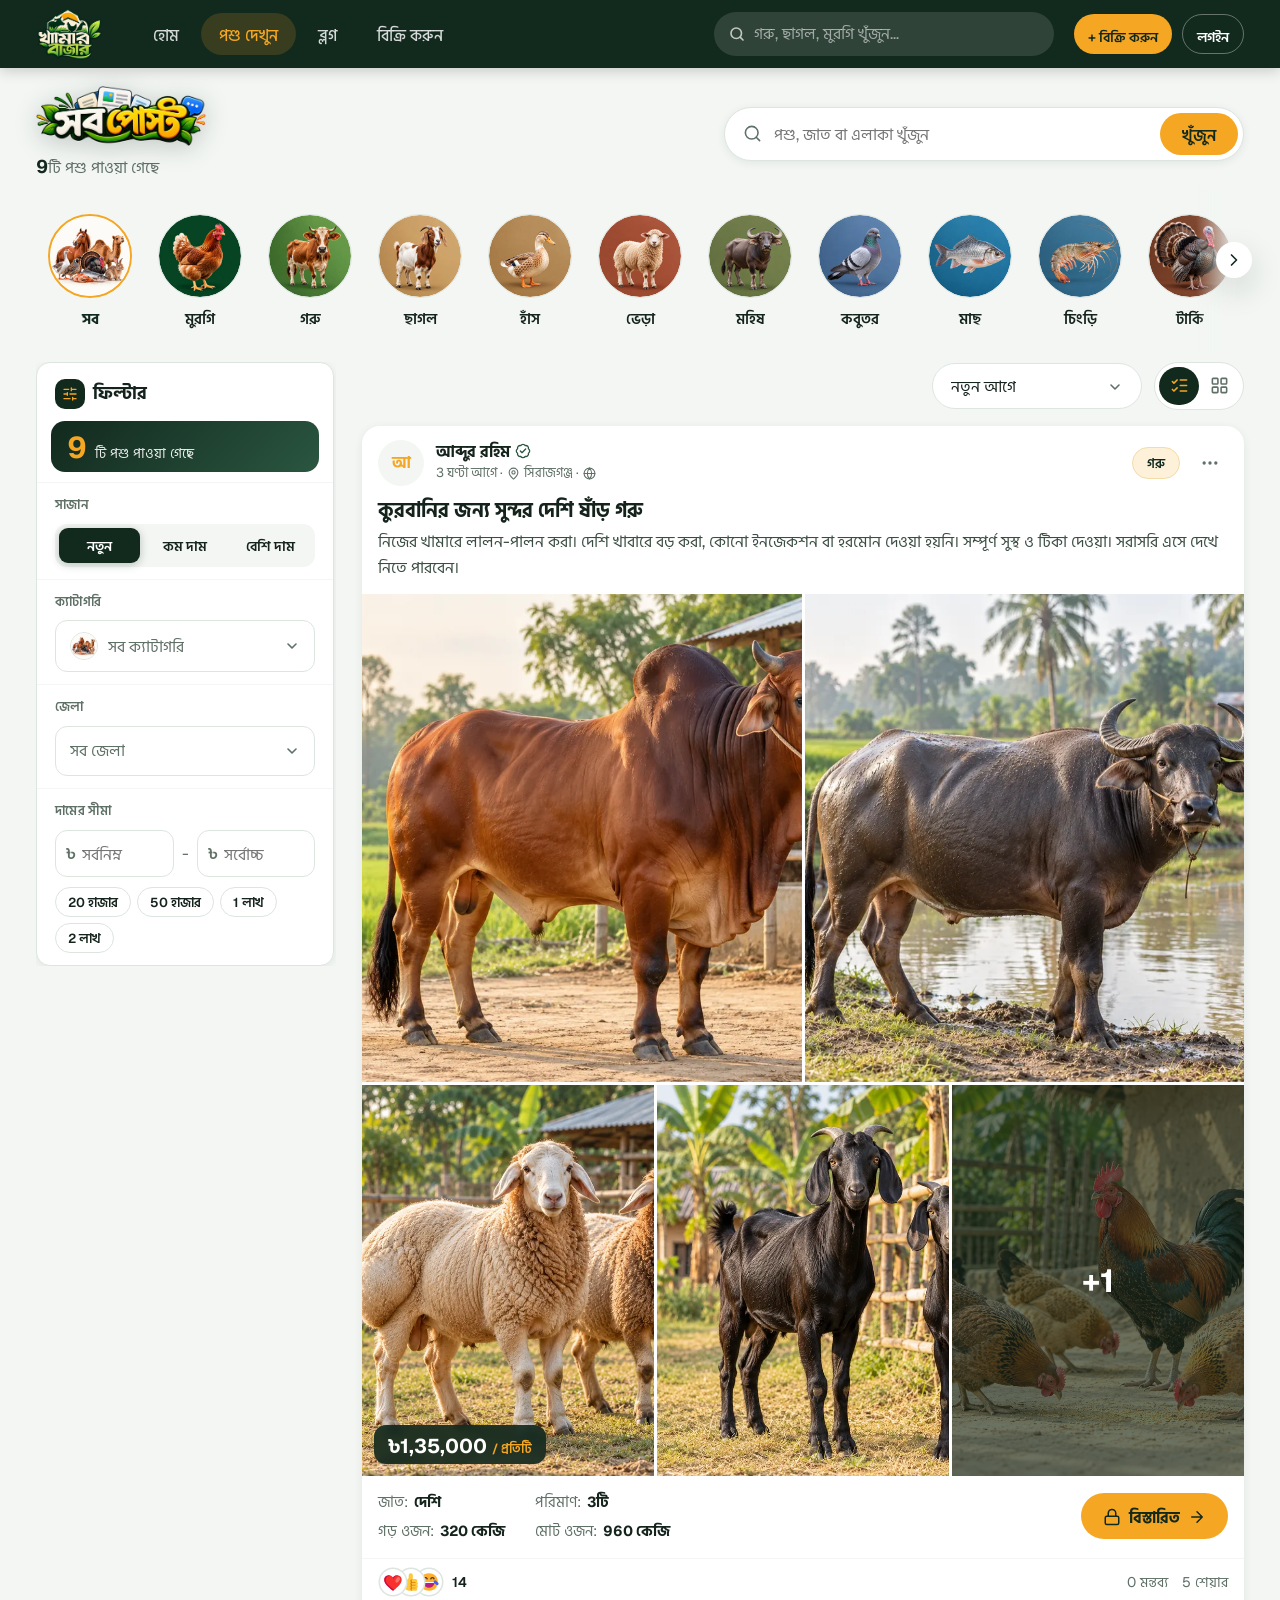
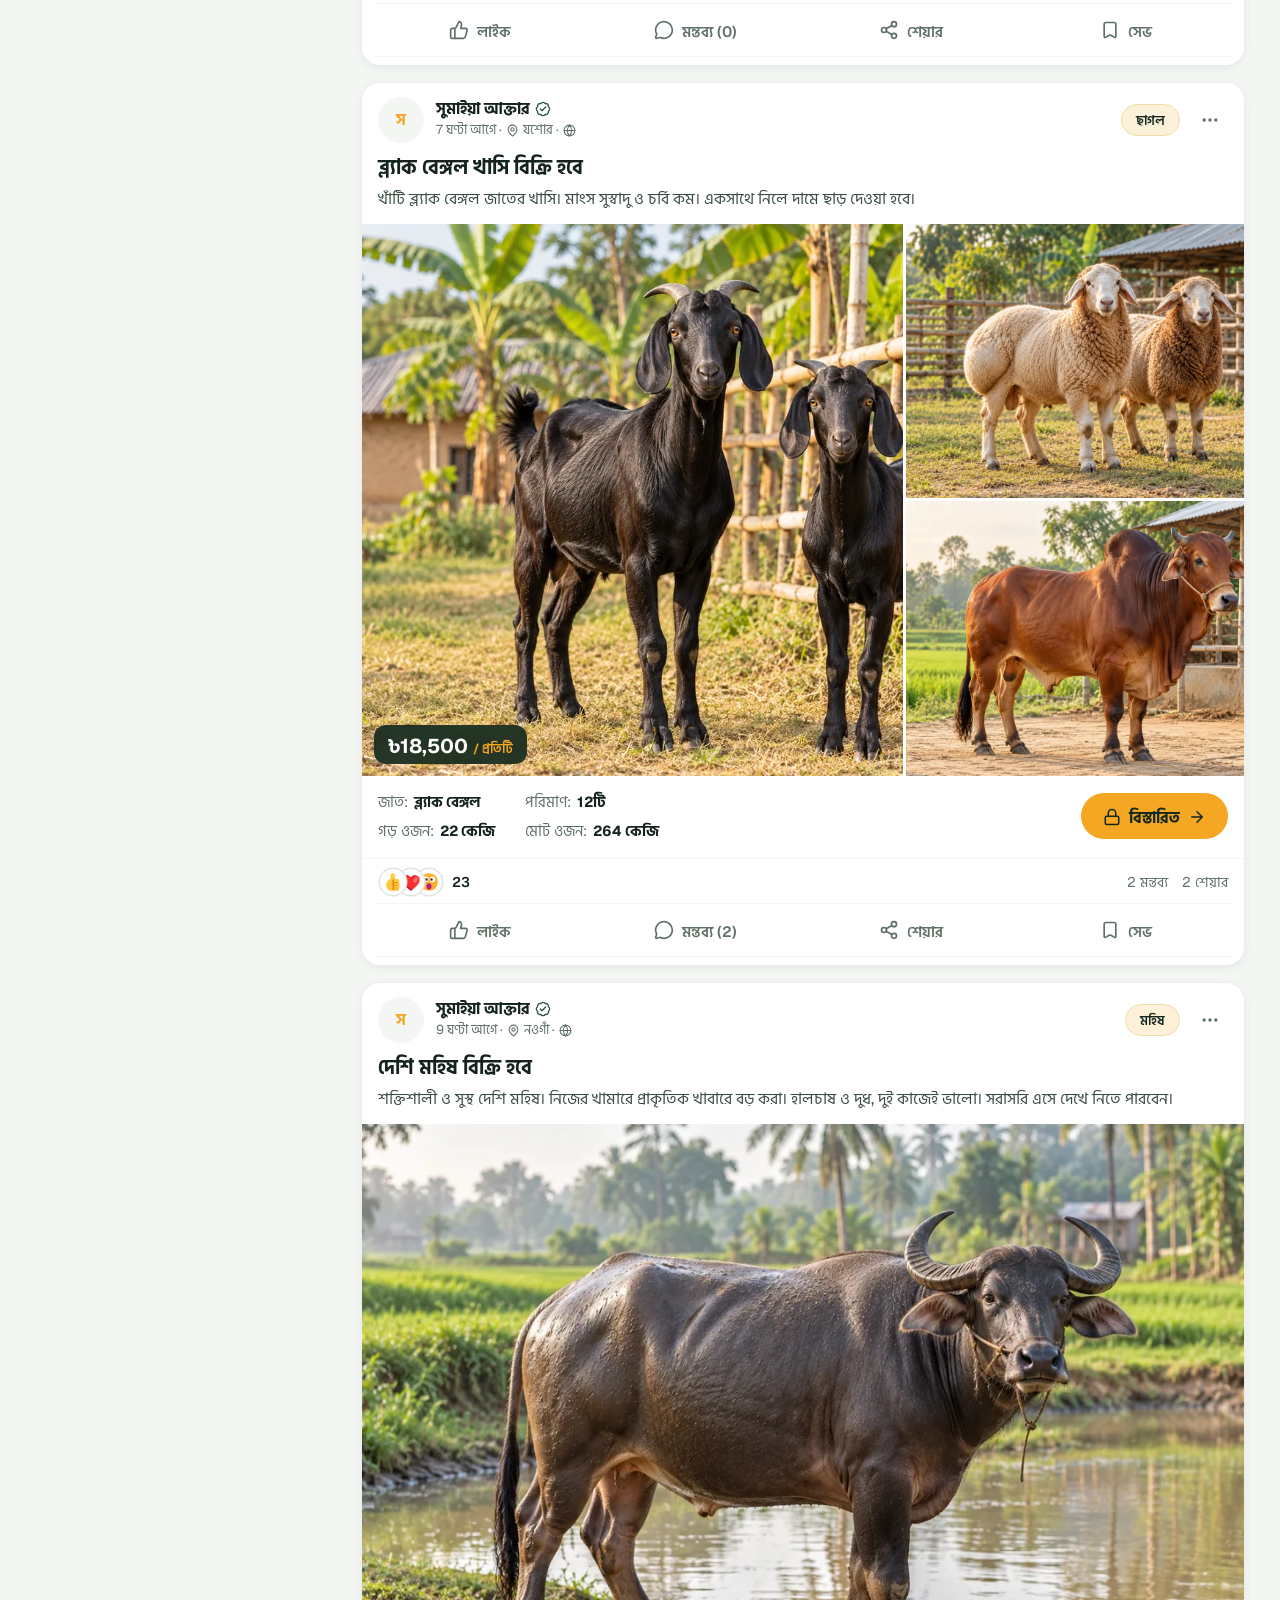
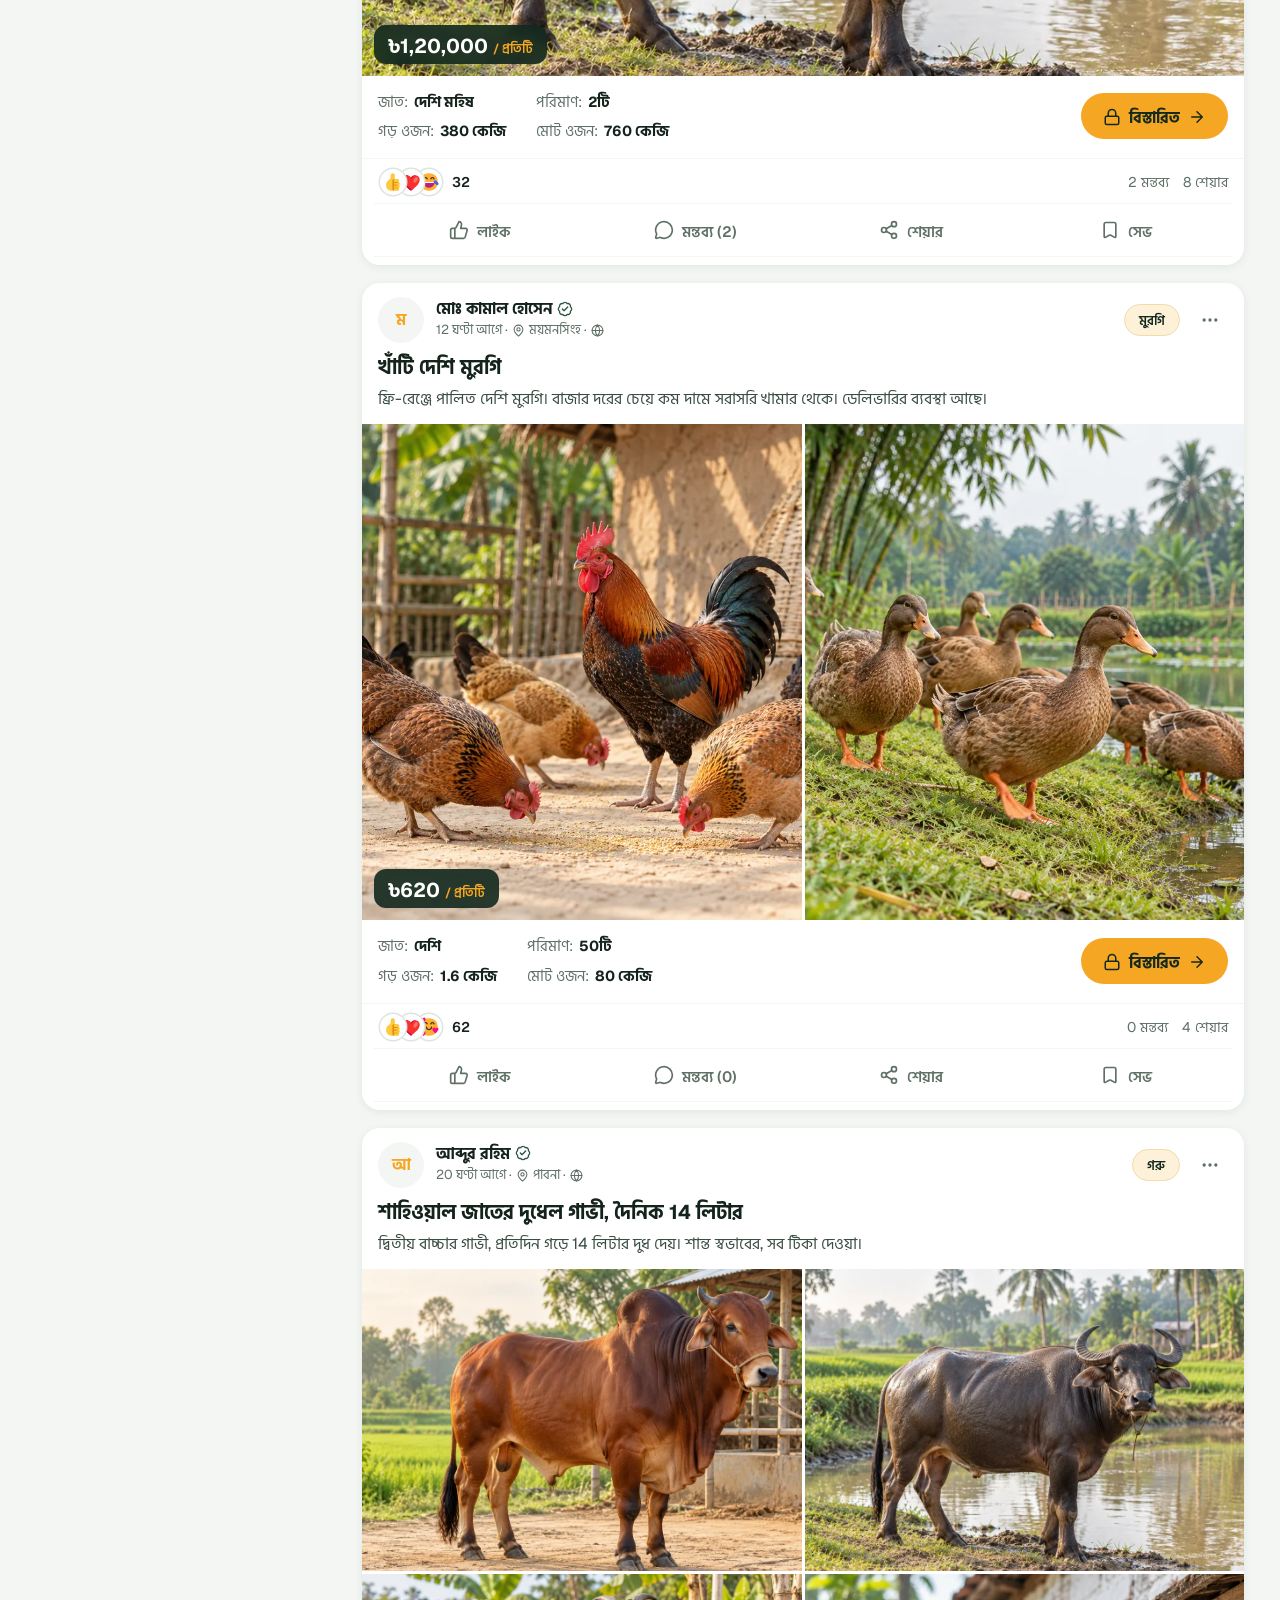
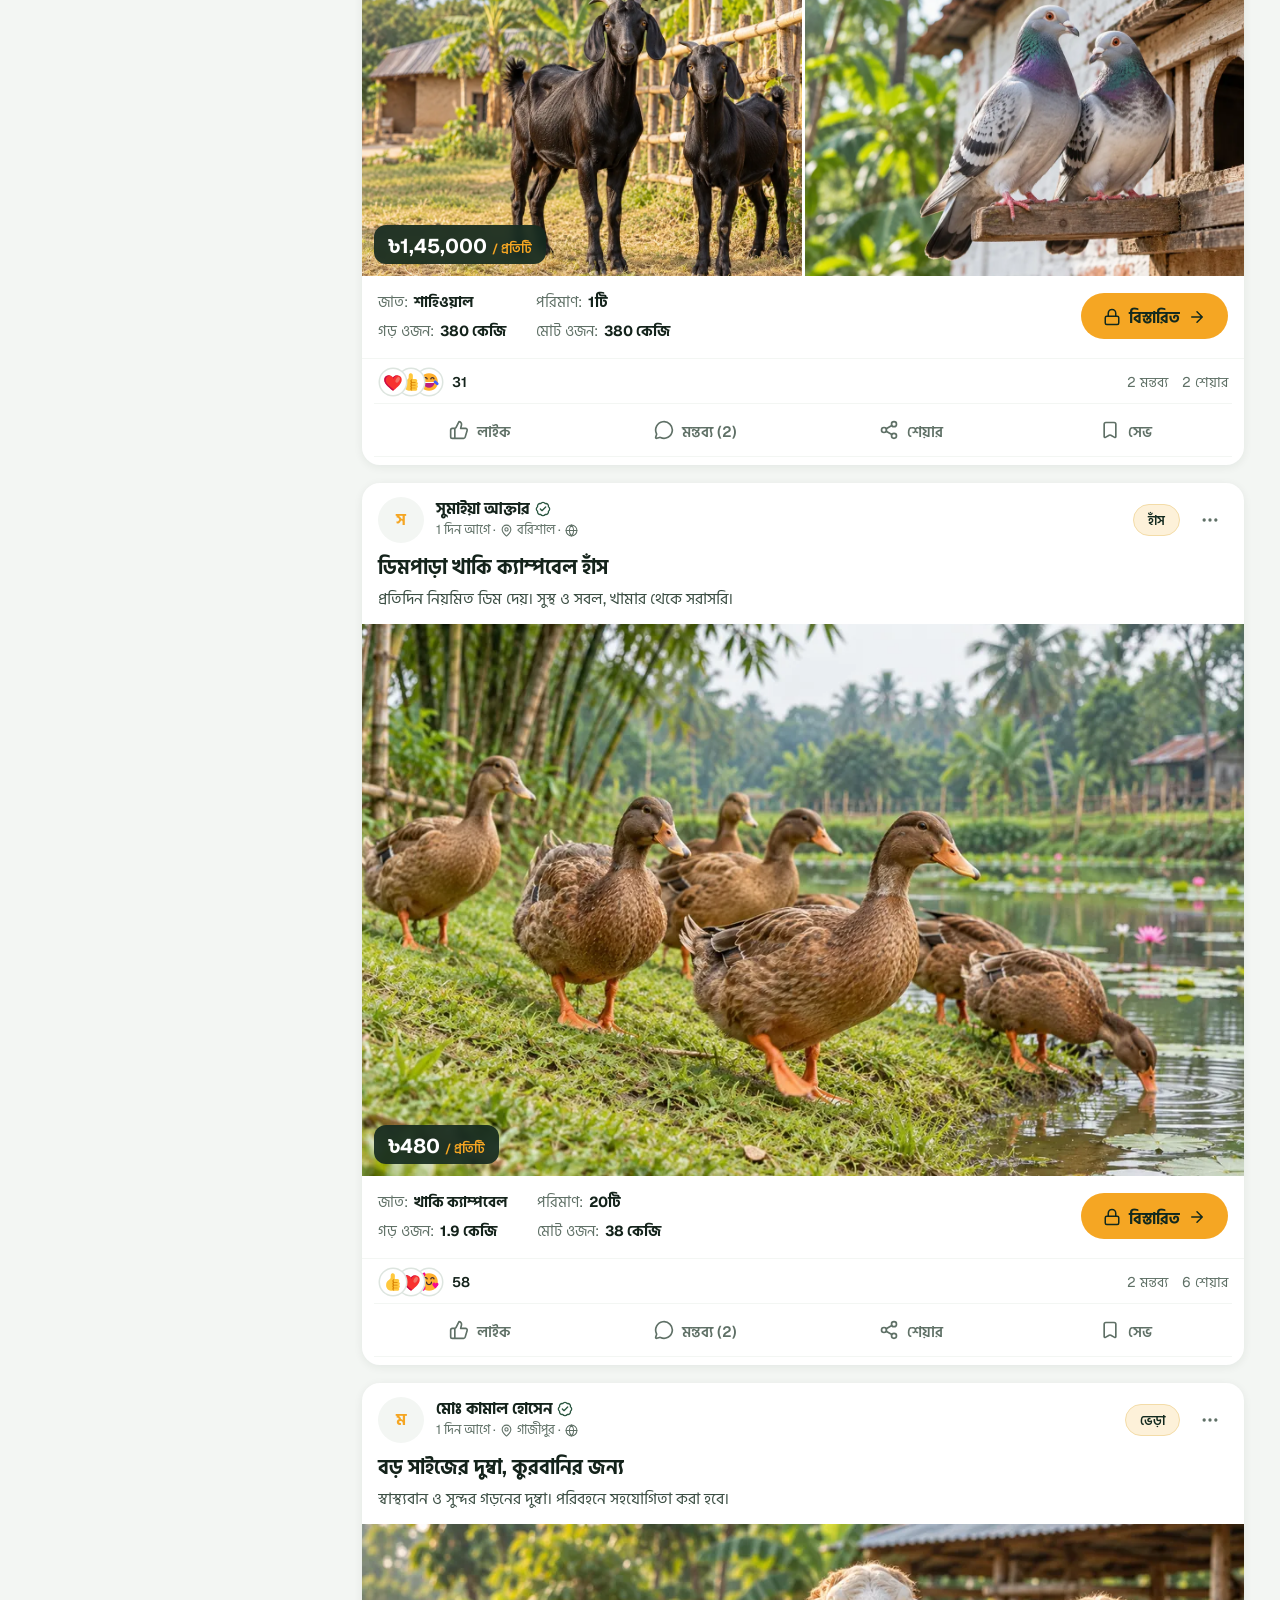
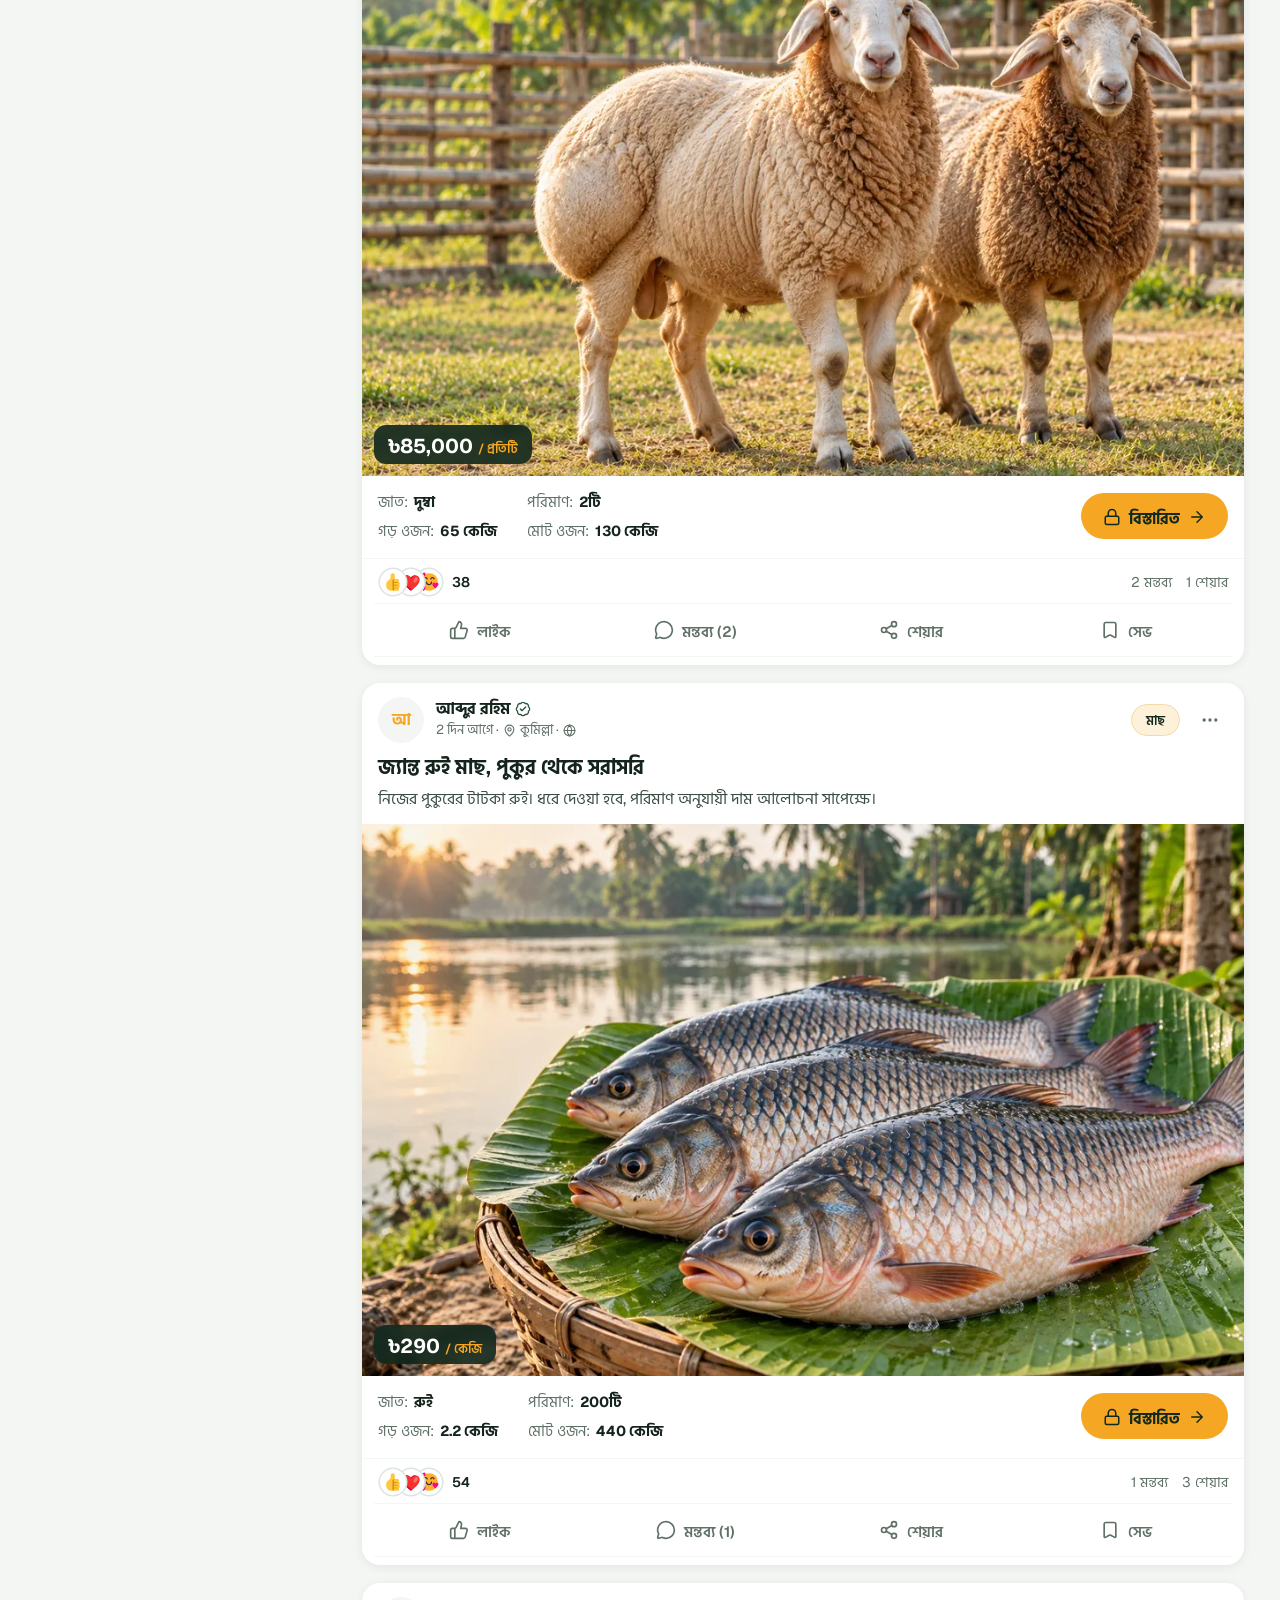
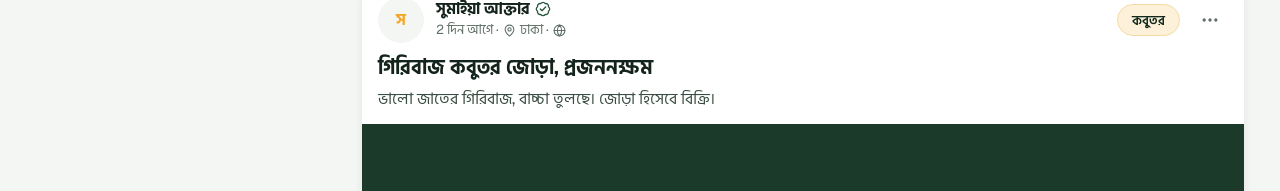
<file: feed.html>
<!doctype html>
<html lang="bn">
<head>
<meta charset="utf-8">
<meta name="viewport" content="width=device-width,initial-scale=1">
<title>সব পোস্ট | খামারি বাজার</title>
<meta name="description" content="সারা বাংলাদেশের গরু, ছাগল, ভেড়া, মুরগি, হাঁস, কবুতর ও মাছের সব পোস্ট এক জায়গায়। ফিল্টার করে নিজের পছন্দের পশু খুঁজে নিন।">
<meta name="theme-color" content="#12291e">
<link rel="icon" href="logo.png">
<link rel="preconnect" href="https://fonts.googleapis.com"><link rel="preconnect" href="https://fonts.gstatic.com" crossorigin>
<link href="https://fonts.googleapis.com/css2?family=Hind+Siliguri:wght@400;500;600;700&display=swap" rel="stylesheet">
<link href="https://fonts.googleapis.com/css2?family=Geist:wght@400;500;600;700&text=0123456789.,%25%2B:&display=swap" rel="stylesheet">
<link rel="stylesheet" href="https://cdn.jsdelivr.net/npm/swiper@11/swiper-bundle.min.css">
<link rel="stylesheet" href="css/style.css?v=202610040451">
<link rel="stylesheet" href="css/feed.css?v=202610040451">
</head>
<body data-page="feed" data-noblog>
<div id="nav"></div>
<script src="js/icons.js?v=202610040451"></script>
<script src="js/app.js?v=202610040451"></script>
<script>KB.mountNav('browse')</script>

<div class="wrap">
  <header class="fh">
    <div class="fh-t">
      <h1 class="fh-title"><img src="img/feed-title.webp" width="800" height="283" alt="সব পোস্ট" fetchpriority="high" decoding="async"></h1>
      <p><b id="topCount">0</b>টি পশু পাওয়া গেছে</p>
    </div>
    <form class="fh-search" id="heroSearch" role="search">
      <span class="fh-si" id="fsi"></span>
      <input id="hq" type="search" placeholder="পশু, জাত বা এলাকা খুঁজুন" aria-label="খুঁজুন" autocomplete="off">
      <button class="btn btn-amber" type="submit">খুঁজুন</button>
    </form>
  </header>

  <div class="cats-sw"><button class="cat-nav cat-prev" aria-label="আগের"><i data-ic="lucide:chevron-left"></i></button><button class="cat-nav cat-next" aria-label="পরের"><i data-ic="lucide:chevron-right"></i></button>
    <div class="swiper" id="cats"><div class="swiper-wrapper" id="catsWrap"></div></div></div>

  <div class="layout two" id="feed">
    <aside class="side left" id="fPanel">
      <div class="card fp">
        <div class="fp-head">
          <h3><span class="fp-ic"><i data-ic="lucide:sliders-horizontal"></i></span>ফিল্টার <em id="fCount" class="hide">0</em></h3>
          <button class="fp-clear hide" id="reset">সব মুছুন</button>
          <button class="fp-x" id="fClose" aria-label="বন্ধ করুন"><i data-ic="lucide:x"></i></button>
        </div>
        <div class="fp-res"><b id="rCount">0</b><span>টি পশু পাওয়া গেছে</span></div>
        <div class="fp-active" id="fActive"></div>

        <div class="fp-sec"><h4>সাজান</h4>
          <div class="segw" id="sortSeg"><button data-s="new" class="on">নতুন</button><button data-s="low">কম দাম</button><button data-s="high">বেশি দাম</button></div></div>

        <div class="fp-sec"><h4>ক্যাটাগরি</h4><select id="fc" aria-label="ক্যাটাগরি"><option value="">সব ক্যাটাগরি</option></select></div>
        <div class="fp-sec hide" id="fbw"><h4>জাত / প্রকার</h4><select id="fb" aria-label="জাত"><option value="">সব জাত</option></select></div>
        <div class="fp-sec"><h4>জেলা</h4><select id="fd" aria-label="জেলা"><option value="">সব জেলা</option></select></div>

        <div class="fp-sec"><h4>দামের সীমা</h4>
          <div class="fp-price"><label><i>৳</i><input id="pmin" type="number" inputmode="numeric" min="0" placeholder="সর্বনিম্ন"></label><span>-</span><label><i>৳</i><input id="pmax" type="number" inputmode="numeric" min="0" placeholder="সর্বোচ্চ"></label></div>
          <div class="qchips" id="qp"><button data-max="20000">20 হাজার</button><button data-max="50000">50 হাজার</button><button data-max="100000">1 লাখ</button><button data-max="200000">2 লাখ</button></div></div>

        <div class="fp-foot"><button class="btn btn-amber btn-block fp-apply" id="fApply">ফলাফল দেখুন</button></div>
      </div>
    </aside>
    <div class="fbg" id="fBg"></div>

    <main>
      <div class="ftool">
        <button class="mf-btn" id="fOpen"><span><i data-ic="lucide:sliders-horizontal" class="h-ic"></i> ফিল্টার <em id="fCount2" class="hide">0</em></span><b><i id="rCount2">0</i> টি পশু</b></button>
        <div class="ftool-r">
          <select id="sortSel" aria-label="সাজান"><option value="new">নতুন আগে</option><option value="low">দাম: কম থেকে বেশি</option><option value="high">দাম: বেশি থেকে কম</option></select>
          <div class="vt" role="group" aria-label="দেখার ধরন"><button id="vl" class="on" aria-label="লিস্ট ভিউ"><i data-ic="lucide:list-checks"></i></button><button id="vg" aria-label="গ্রিড ভিউ"><i data-ic="lucide:layout-grid"></i></button></div>
        </div>
      </div>
      <div id="list"></div>
      <div class="sentinel hide" id="more"><div class="spin" aria-hidden="true"></div><span>আরও পোস্ট লোড হচ্ছে...</span></div>
      <div class="feed-end hide" id="feedEnd">সব পোস্ট দেখা হয়েছে</div>
      <div class="back-top"><button class="ft-up" id="toTop"><i data-ic="lucide:arrow-up"></i> <span>উপরে যান</span></button></div>
    </main>
  </div>
  <div class="feed-pad"></div>
</div>

<div class="modal sheet" id="allSheet"><div class="box">
  <div class="sheet-h"><h3>সব ক্যাটাগরি</h3><button id="allX" aria-label="বন্ধ করুন"><i data-ic="lucide:x"></i></button></div>
  <div class="all-grid" id="allGrid"></div></div></div>

<script src="https://cdn.jsdelivr.net/npm/swiper@11/swiper-bundle.min.js"></script>
<script src="js/social.js?v=202610040451"></script>
<script src="js/home.js?v=202610040451"></script>
</body>
</html>
</file>
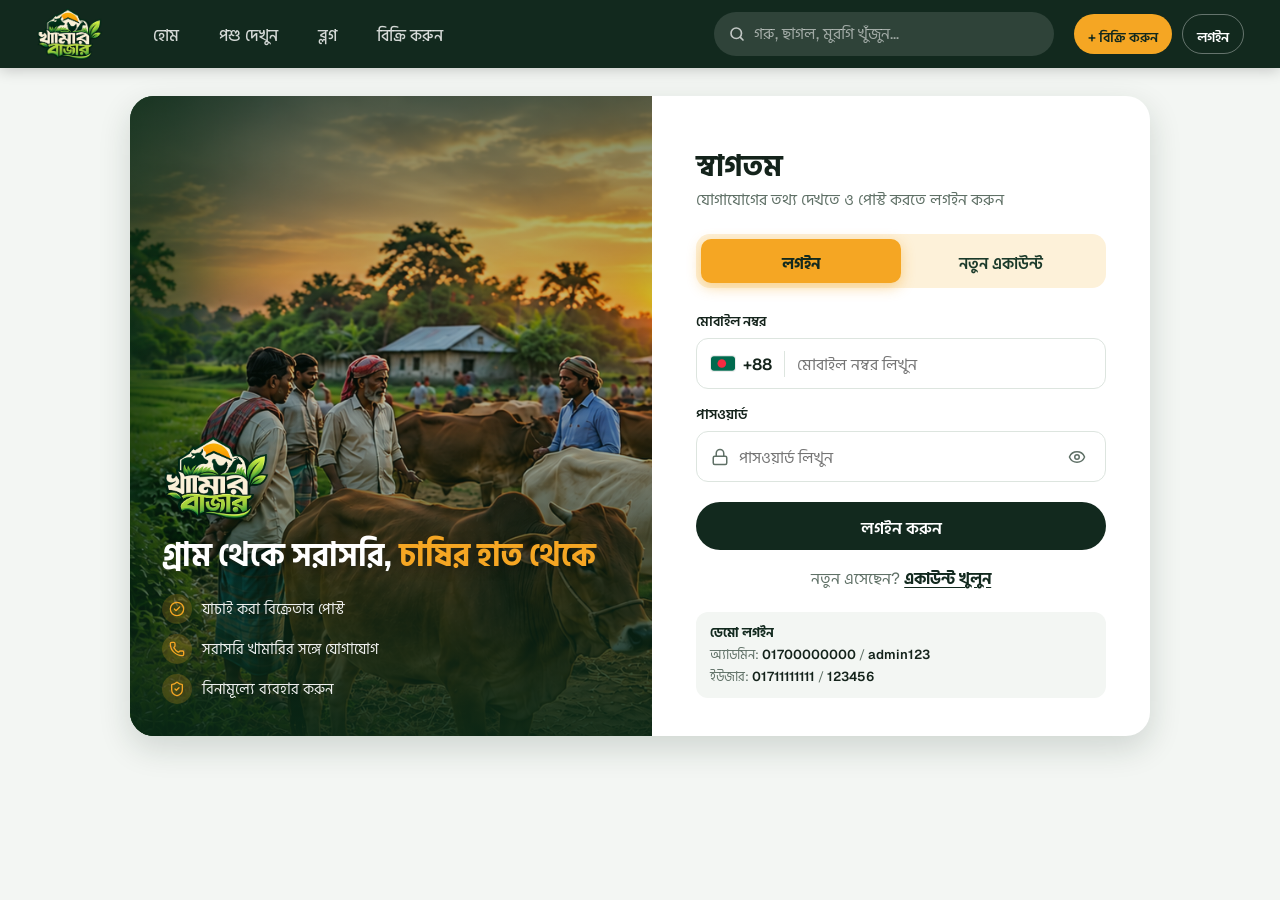
<file: login.html>
<!doctype html>
<html lang="bn">
<head>
<meta charset="utf-8">
<meta name="viewport" content="width=device-width,initial-scale=1">
<title>লগইন | খামারি বাজার</title>
<meta name="theme-color" content="#12291e">
<link rel="icon" href="logo.png">
<link rel="preconnect" href="https://fonts.googleapis.com"><link rel="preconnect" href="https://fonts.gstatic.com" crossorigin>
<link href="https://fonts.googleapis.com/css2?family=Hind+Siliguri:wght@400;500;600;700&display=swap" rel="stylesheet">
<link href="https://fonts.googleapis.com/css2?family=Geist:wght@400;500;600;700&text=0123456789.,%25%2B:&display=swap" rel="stylesheet">
<link rel="stylesheet" href="css/style.css?v=202610040451">
</head>
<body>
<div id="nav"></div>
<script src="js/icons.js?v=202610040451"></script>
<script src="js/app.js?v=202610040451"></script>
<script>KB.mountNav('my')</script>

<main class="wrap lg-wrap">
  <section class="lg-card">
    <aside class="lg-side">
      <div class="lg-over">
        <img class="lg-logo" src="logo.png" alt="খামারি বাজার">
        <h2>গ্রাম থেকে সরাসরি, <span>চাষির হাত থেকে</span></h2>
        <ul class="lg-points">
          <li><i data-ic="lucide:circle-check"></i>যাচাই করা বিক্রেতার পোস্ট</li>
          <li><i data-ic="lucide:phone"></i>সরাসরি খামারির সঙ্গে যোগাযোগ</li>
          <li><i data-ic="lucide:shield-check"></i>বিনামূল্যে ব্যবহার করুন</li>
        </ul>
      </div>
    </aside>

    <div class="lg-main">
      <div class="lg-head">
        <h1 id="ttl">স্বাগতম</h1>
        <p id="sub2">যোগাযোগের তথ্য দেখতে ও পোস্ট করতে লগইন করুন</p>
      </div>

      <div class="lg-tabs" id="tabs" data-m="in" role="tablist">
        <button type="button" class="on" data-t="in" role="tab">লগইন</button>
        <button type="button" data-t="up" role="tab">নতুন একাউন্ট</button>
      </div>

      <form id="f" novalidate>
        <div class="field hide" id="fn">
          <label for="name">আপনার নাম</label>
          <div class="lg-in"><i data-ic="lucide:user"></i><input id="name" name="name" autocomplete="name" placeholder="আপনার নাম লিখুন"></div>
          <span class="err">নাম লিখুন</span>
        </div>
        <div class="field" id="fp">
          <label for="phone">মোবাইল নম্বর</label>
          <div class="lg-in"><span class="lg-cc"><svg class="flag-bd" viewBox="0 0 30 18" width="24" height="15" aria-hidden="true"><rect width="30" height="18" rx="2.5" fill="#006a4e"/><circle cx="13.5" cy="9" r="5.4" fill="#f42a41"/></svg><b>+88</b></span><input id="phone" name="phone" inputmode="numeric" maxlength="11" autocomplete="tel" placeholder="মোবাইল নম্বর লিখুন"></div>
          <span class="err">সঠিক 11 ডিজিটের নম্বর দিন</span>
        </div>
        <div class="field" id="fw">
          <label for="pass">পাসওয়ার্ড</label>
          <div class="lg-in"><i data-ic="lucide:lock"></i><input id="pass" name="pass" type="password" autocomplete="current-password" placeholder="পাসওয়ার্ড লিখুন"><button type="button" class="lg-eye" id="eye" aria-label="পাসওয়ার্ড দেখুন"><i data-ic="lucide:eye"></i></button></div>
          <span class="err"></span>
        </div>
        <button class="btn btn-green btn-block lg-submit" id="sub">লগইন করুন</button>
      </form>

      <p class="lg-switch" id="swt">নতুন এসেছেন? <button type="button" id="swb">একাউন্ট খুলুন</button></p>
      <div class="demo"><b>ডেমো লগইন</b><br>অ্যাডমিন: <span>01700000000</span> / <span>admin123</span><br>ইউজার: <span>01711111111</span> / <span>123456</span></div>
    </div>
  </section>
</main>

<script>
(() => {
  const next = new URLSearchParams(location.search).get('next') || '/';
  if (KB.me()) { location.replace(next); return; }
  const f = document.getElementById('f'); let mode = 'in';
  const $ = id => document.getElementById(id);
  const setMode = m => {
    mode = m; $('tabs').dataset.m = m;
    document.querySelectorAll('#tabs button').forEach(x => x.classList.toggle('on', x.dataset.t === m));
    $('fn').classList.toggle('hide', m === 'in');
    $('sub').textContent = m === 'in' ? 'লগইন করুন' : 'একাউন্ট খুলুন';
    $('ttl').textContent = m === 'in' ? 'স্বাগতম' : 'নতুন একাউন্ট';
    $('sub2').textContent = m === 'in' ? 'যোগাযোগের তথ্য দেখতে ও পোস্ট করতে লগইন করুন' : 'কয়েক সেকেন্ডেই একাউন্ট খুলে ফেলুন';
    $('swt').firstChild.textContent = m === 'in' ? 'নতুন এসেছেন? ' : 'আগেই একাউন্ট আছে? ';
    $('swb').textContent = m === 'in' ? 'একাউন্ট খুলুন' : 'লগইন করুন';
    $('pass').autocomplete = m === 'in' ? 'current-password' : 'new-password';
    document.querySelectorAll('.field').forEach(x => x.classList.remove('bad'));
  };
  document.querySelectorAll('#tabs button').forEach(b => b.onclick = () => setMode(b.dataset.t));
  $('swb').onclick = () => setMode(mode === 'in' ? 'up' : 'in');
  $('eye').onclick = () => {
    const show = $('pass').type === 'password';
    $('pass').type = show ? 'text' : 'password';
    $('eye').firstChild.innerHTML = KB.ic(show ? 'lucide:eye-off' : 'lucide:eye');
  };
  const bad = (id, msg) => { const el = $(id); el.classList.add('bad'); if (msg) el.querySelector('.err').textContent = msg; };
  f.onsubmit = e => {
    e.preventDefault();
    document.querySelectorAll('.field').forEach(x => x.classList.remove('bad'));
    const v = Object.fromEntries(new FormData(f)); let ok = true;
    if (mode === 'up' && v.name.trim().length < 2) { bad('fn'); ok = false; }
    if (!/^01[3-9]\d{8}$/.test(v.phone)) { bad('fp'); ok = false; }
    if (v.pass.length < 6) { bad('fw', 'কমপক্ষে 6 অক্ষরের পাসওয়ার্ড দিন'); ok = false; }
    if (!ok) return;
    const u = mode === 'in' ? KB.loginUser(v.phone, v.pass) : KB.register(v.name.trim(), v.phone, v.pass);
    if (u && u.blocked) return bad('fw', 'এই একাউন্টটি বন্ধ করা আছে');
    if (!u) return bad(mode === 'in' ? 'fw' : 'fp', mode === 'in' ? 'নম্বর বা পাসওয়ার্ড ভুল' : 'এই নম্বরে আগেই একাউন্ট আছে');
    location.href = next;
  };
})();
</script>
</body>
</html>
</file>
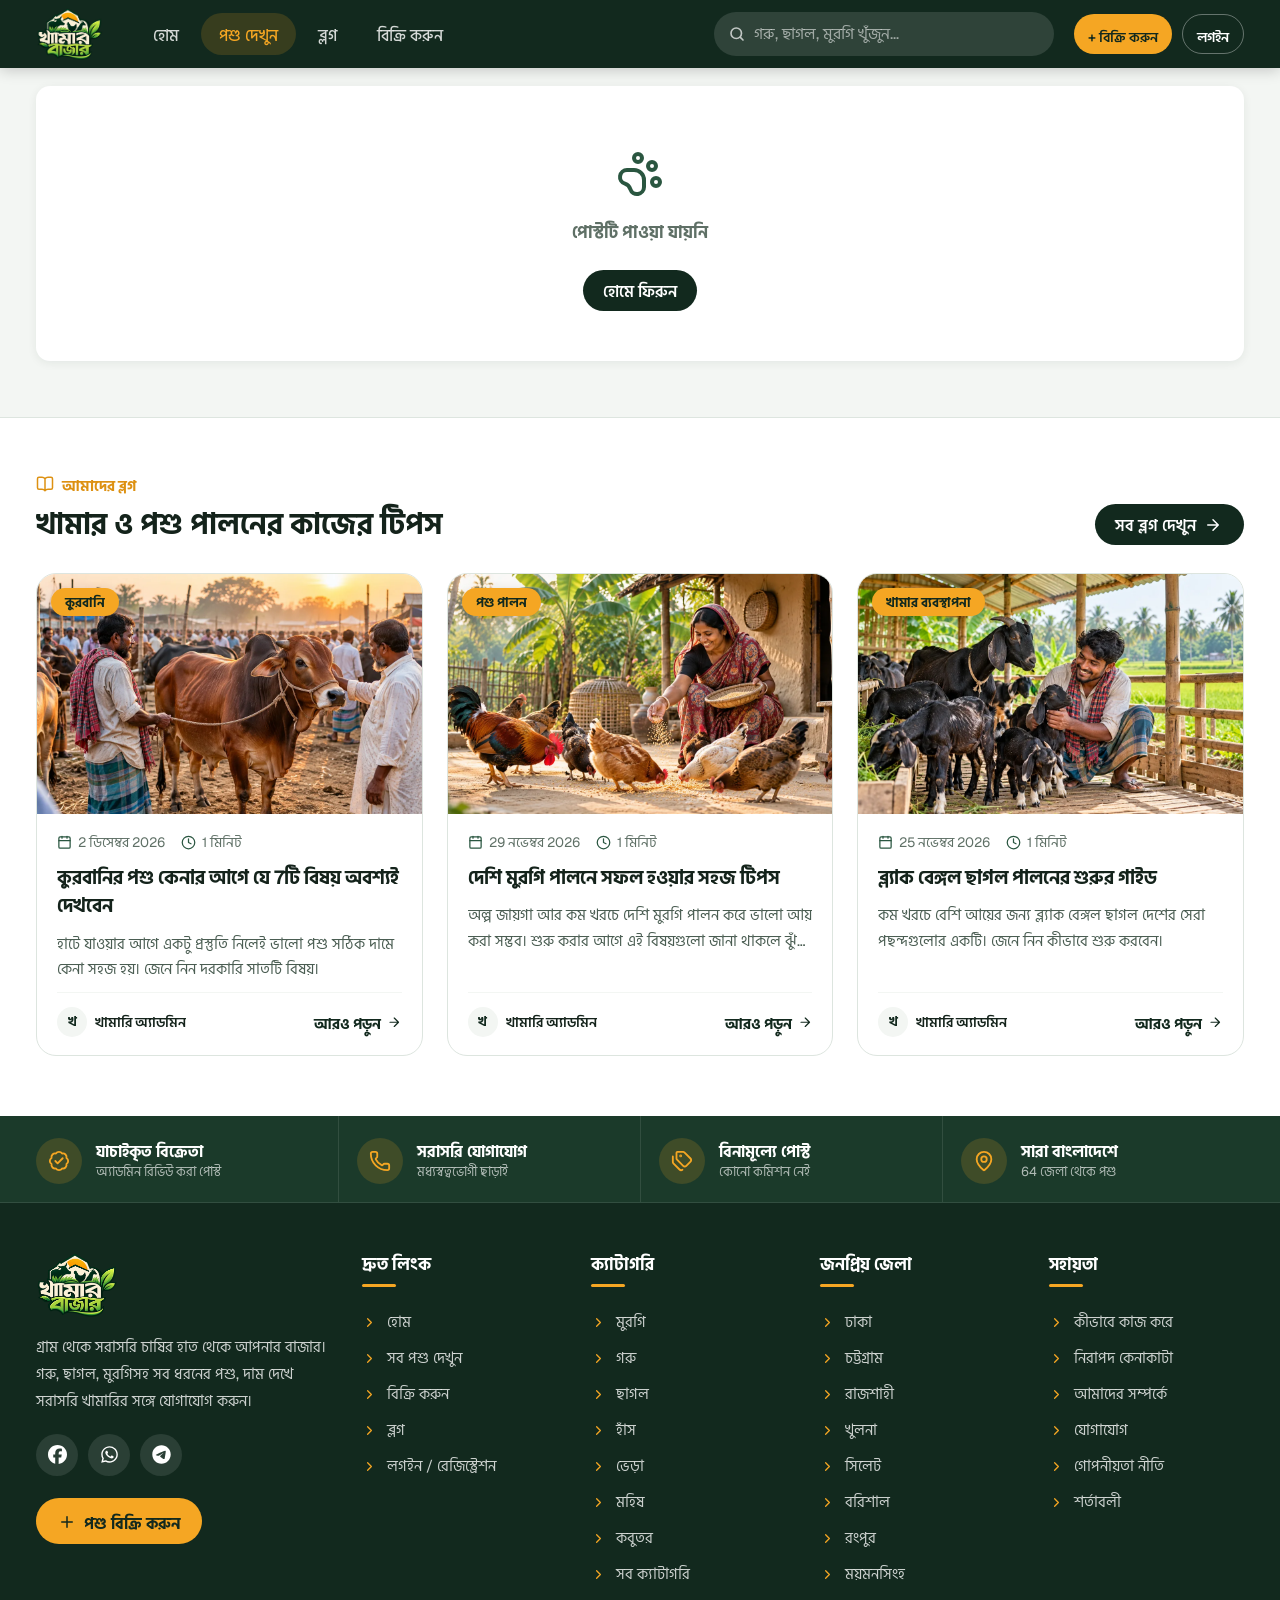
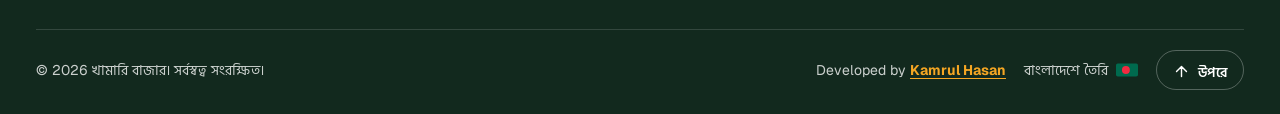
<file: post.html>
<!doctype html>
<html lang="bn">
<head>
<meta charset="utf-8">
<meta name="viewport" content="width=device-width,initial-scale=1">
<title>পোস্টের বিস্তারিত | খামারি বাজার</title>
<meta name="theme-color" content="#12291e">
<link rel="icon" href="logo.png">
<link rel="preconnect" href="https://fonts.googleapis.com"><link rel="preconnect" href="https://fonts.gstatic.com" crossorigin>
<link href="https://fonts.googleapis.com/css2?family=Hind+Siliguri:wght@400;500;600;700&display=swap" rel="stylesheet">
<link href="https://fonts.googleapis.com/css2?family=Geist:wght@400;500;600;700&text=0123456789.,%25%2B:&display=swap" rel="stylesheet">
<link rel="stylesheet" href="css/style.css?v=202610040451">
<link rel="stylesheet" href="css/detail.css?v=202610040451">
</head>
<body>
<div id="nav"></div>
<script src="js/icons.js?v=202610040451"></script>
<script src="js/app.js?v=202610040451"></script>
<script src="js/social.js?v=202610040451"></script>
<script>KB.mountNav('browse')</script>
<main class="wrap dwrap" id="root"></main>
<div class="lb" id="lb"><button class="lx" aria-label="বন্ধ করুন" id="lbx"></button><button class="lp" aria-label="আগের" id="lbp"></button><img alt="" id="lbi"><button class="ln" aria-label="পরের" id="lbn"></button></div>
<div id="footer"></div>
<script>
(() => {
  const { catOf, bn, money, esc, ago, ph, posts, users, me, ic, avatar, catPic } = KB;
  const id = +new URLSearchParams(location.search).get('id');
  const p = posts().find(x => x.id === id);
  const root = document.getElementById('root');
  const u = me();
  if (!p || (p.status !== 'approved' && !(u && (u.role === 'admin' || u.id === p.sellerId)))) {
    root.innerHTML = `<div class="empty card"><i>${ic('lucide:paw-print')}</i><h3>পোস্টটি পাওয়া যায়নি</h3><a class="btn btn-green" href="/" style="margin-top:12px">হোমে ফিরুন</a></div>`;
    return;
  }
  const c = catOf(p.cat), seller = users().find(x => x.id === p.sellerId);
  const imgs = p.images.length ? p.images : [ph(c.icon)];
  document.title = p.title + ' | খামারি বাজার';
  const next = encodeURIComponent('/post?id=' + p.id);
  const unit = p.ptype === 'kg' ? 'কেজি' : 'প্রতিটি';
  const est = p.ptype === 'kg' ? p.price * p.total : p.price * p.count;
  const lock = `<span class="lk">${ic('lucide:lock')} লগইন করুন</span>`;
  const row = (icon, label, val, locked) => `<div><dt>${ic(icon)} ${label}</dt><dd ${locked ? 'class="lk"' : ''}>${val}</dd></div>`;

  const status = p.status === 'approved' ? '' : `<div class="badge ${p.status === 'pending' ? 'wait' : 'no'}" style="margin-bottom:12px">${p.status === 'pending' ? ic('lucide:hourglass') + ' অ্যাডমিন রিভিউ চলছে' : ic('lucide:circle-x') + ' বাতিল'}</div>`;

  const contact = u ? `
    <div class="dcontact">
      <div class="crow">${ic('lucide:phone')}<div><small>মোবাইল নম্বর</small><b>${bn(esc(p.phone))}</b></div></div>
      <div class="crow">${ic('lucide:map-pin')}<div><small>পূর্ণ ঠিকানা</small><b>${esc(p.address)}, ${esc(p.district)}</b></div></div>
      <div class="cbtns"><a class="btn btn-amber" href="tel:${esc(p.phone)}">${ic('lucide:phone')} কল করুন</a><a class="btn btn-wa" href="https://wa.me/88${esc(p.phone)}" target="_blank" rel="noopener">${ic('fa6-brands:whatsapp')} হোয়াটসঅ্যাপ</a></div>
    </div>` : `
    <div class="dlock"><div class="blur"><b>মোবাইল: 01●●●●●●●●●</b><br>ঠিকানা: ●●●●●●●●, ●●●●●●<br>হোয়াটসঅ্যাপ: ●●●●●●●●●●●</div>
      <div class="gate">${ic('lucide:lock')}<b>যোগাযোগ নম্বর ও পূর্ণ ঠিকানা দেখতে লগইন করুন</b><div class="hint">বিনামূল্যে মাত্র 1 মিনিটে একাউন্ট খুলুন</div>
        <a class="btn btn-amber" href="/login?next=${next}">লগইন / রেজিস্ট্রেশন</a></div></div>`;

  const sim = posts().filter(x => x.status === 'approved' && x.cat === p.cat && x.id !== p.id).slice(0, 3);

  root.innerHTML = `
  <nav class="bc" aria-label="নেভিগেশন">
    <a href="/">${ic('lucide:house')}<span class="t-home">হোম</span></a>
    <span class="bc-s">${ic('lucide:chevron-right')}</span>
    <a href="/feed?cat=${esc(c.id)}">${catPic(c)}<span>${esc(c.name)}</span></a>
    <span class="bc-s">${ic('lucide:chevron-right')}</span>
    <b class="bc-cur" title="${esc(p.title)}">${esc(p.title)}</b>
  </nav>

  <div class="dgrid">
    <div class="dcol">
      <div class="gview">
        <div class="gmain" id="gmain"><img id="gbig" src="${imgs[0]}" alt="${esc(p.title)}">
          ${imgs.length > 1 ? `<button class="gnav gprev" id="gp" aria-label="আগের">${ic('lucide:chevron-left')}</button><button class="gnav gnext" id="gn" aria-label="পরের">${ic('lucide:chevron-right')}</button>
          <span class="gcount">${ic('lucide:images')} <span id="gc">1</span> / ${bn(imgs.length)}</span>` : ''}
          <span class="gtag">${money(p.price)} <small>/ ${unit}</small></span></div>
        ${imgs.length > 1 ? `<div class="gthumbs" id="gth">${imgs.map((s, i) => `<button class="${i ? '' : 'on'}" data-i="${i}" aria-label="ছবি ${bn(i + 1)}"><img src="${s}" alt="" loading="lazy"></button>`).join('')}</div>` : ''}
      </div>
      <div class="dcard"><h3>${ic('lucide:newspaper')} বিবরণ</h3><p class="desc">${esc(p.desc)}</p></div>
      ${p.status === 'approved' ? `<div class="dcard soc-card">${Social.block(p)}</div>` : ''}
    </div>

    <div class="dcol right">
      <div class="dcard dinfo">
        ${status}
        <div class="dtop"><span class="dpill">${ic(c.icon)} ${esc(c.name)}</span>
          <div class="dacts pc-more" data-id="${p.id}"><button data-soc="save">${ic('lucide:bookmark')}<span><em>${Social.isSaved(p.id) ? 'সংরক্ষিত' : 'সংরক্ষণ'}</em></span></button><button data-soc="share">${ic('lucide:share-2')}<span>শেয়ার</span></button></div></div>
        <h1 class="d-title">${esc(p.title)}</h1>
        <div class="dmeta"><span>${ic('lucide:clock')} ${ago(p.createdAt)}</span><span>${ic('lucide:map-pin')} ${esc(p.district)}</span></div>
        <div class="dprice"><b>${money(p.price)}</b><small>/ ${unit}</small></div>
        <div class="dtotal">আনুমানিক মোট মূল্য <b>${money(est)}</b></div>
        <dl class="facts">
          ${row('lucide:tags', 'জাত', esc(p.breed))}
          ${row('lucide:layers', 'পরিমাণ', bn(p.count) + 'টি')}
          ${row('lucide:scale', 'গড় ওজন', u ? bn(p.avg) + ' কেজি' : lock, !u)}
          ${row('lucide:scale', 'মোট ওজন', u ? bn(p.total) + ' কেজি' : lock, !u)}
          ${row('lucide:clock', 'বয়স', u ? esc(p.age || '-') : lock, !u)}
          ${row('lucide:map-pin', 'জেলা', esc(p.district))}
        </dl>
      </div>

      <div class="dcard" style="padding:0">
        <div class="dseller">${avatar(seller)}<div><b>${esc(seller?.name || 'খামারি')} ${ic('lucide:badge-check', 'vf')}</b><small>যাচাইকৃত বিক্রেতা</small></div></div>
        ${contact}
      </div>

      <div class="dcard dtips"><h3>${ic('lucide:triangle-alert')} সতর্কতা</h3><p>পশু নিজে দেখে দাম ঠিক করুন। কোনো অগ্রিম টাকা পাঠাবেন না এবং হাটের দিনে যাচাই করে নিন।</p></div>
    </div>
  </div>

  ${sim.length ? `<section class="dsim"><h2>${ic('lucide:layers')} এই ক্যাটাগরির আরও পোস্ট</h2><div class="simgrid">${sim.map(x => `
    <a class="sim" href="/post?id=${x.id}"><img src="${x.images[0] || ph(c.icon)}" alt="" loading="lazy"><div><h4>${esc(x.title)}</h4><p><b>${money(x.price)}</b><span>${ic('lucide:map-pin')} ${esc(x.district)}</span></p></div></a>`).join('')}</div></section>` : ''}`;

  // ---------- gallery ----------
  let cur = 0;
  const big = document.getElementById('gbig');
  const show = i => {
    cur = (i + imgs.length) % imgs.length; big.src = imgs[cur];
    const g = document.getElementById('gc'); if (g) g.textContent = bn(cur + 1);
    document.querySelectorAll('#gth button').forEach((b, k) => b.classList.toggle('on', k === cur));
    const b = document.querySelector('#gth .on'); if (b) b.scrollIntoView({ block: 'nearest', inline: 'center', behavior: 'smooth' });
  };
  if (imgs.length > 1) {
    document.getElementById('gp').onclick = e => { e.stopPropagation(); show(cur - 1); };
    document.getElementById('gn').onclick = e => { e.stopPropagation(); show(cur + 1); };
    document.getElementById('gth').onclick = e => { const b = e.target.closest('[data-i]'); if (b) show(+b.dataset.i); };
  }
  // lightbox
  const lb = document.getElementById('lb'), lbi = document.getElementById('lbi');
  document.getElementById('lbx').innerHTML = ic('lucide:x'); document.getElementById('lbp').innerHTML = ic('lucide:chevron-left'); document.getElementById('lbn').innerHTML = ic('lucide:chevron-right');
  const lbShow = i => { show(i); lbi.src = imgs[cur]; };
  document.getElementById('gmain').onclick = () => { lbi.src = imgs[cur]; lb.classList.add('open'); };
  document.getElementById('lbx').onclick = () => lb.classList.remove('open');
  lb.onclick = e => { if (e.target === lb) lb.classList.remove('open'); };
  document.getElementById('lbp').onclick = e => { e.stopPropagation(); lbShow(cur - 1); };
  document.getElementById('lbn').onclick = e => { e.stopPropagation(); lbShow(cur + 1); };
  if (imgs.length < 2) document.getElementById('lbp').style.display = document.getElementById('lbn').style.display = 'none';
  document.addEventListener('keydown', e => {
    if (e.key === 'ArrowLeft') (lb.classList.contains('open') ? lbShow : show)(cur - 1);
    if (e.key === 'ArrowRight') (lb.classList.contains('open') ? lbShow : show)(cur + 1);
    if (e.key === 'Escape') lb.classList.remove('open');
  });
})();
</script>
<script>KB.mountFooter()</script>
</body>
</html>
</file>
<file: css/style.css>
/* খামারি বাজার - ব্র্যান্ড: গাঢ় সবুজ, সাদা, অ্যাম্বার */
:root{
  --green:#12291e;
  --green-2:#1b3a2a;
  --green-3:#2a5640;
  --amber:#f5a623;
  --amber-d:#dd9112;
  --white:#fff;
  --bg:#f3f6f3;
  --line:#dde5df;
  --text:#14231b;
  --muted:#5f7066;
  --r:14px;
  --shadow:0 2px 10px rgba(18,41,30,.07);
  --shadow-lg:0 12px 32px rgba(18,41,30,.16);
}
*{box-sizing:border-box;margin:0;padding:0}
html{scroll-behavior:smooth;-webkit-text-size-adjust:100%}
body{font-family:'Geist','Hind Siliguri','Noto Sans Bengali',system-ui,sans-serif;background:var(--bg);color:var(--text);line-height:1.6;font-size:16px;padding-bottom:0}
img{max-width:100%;display:block}
a{color:inherit;text-decoration:none}
button,input,select,textarea{font:inherit;color:inherit}
button{cursor:pointer;border:0;background:none}
.wrap{max-width:1240px;margin:0 auto;padding:0 16px}
.hide{display:none!important}

/* ===== Buttons ===== */
.btn{display:inline-flex;align-items:center;justify-content:center;gap:8px;padding:10px 20px;border-radius:999px;font-weight:600;transition:.18s;white-space:nowrap}
.btn-amber{background:var(--amber);color:var(--green)}
.btn-amber:hover{background:var(--amber-d);transform:translateY(-1px)}
.btn-green{background:var(--green);color:#fff}
.btn-green:hover{background:var(--green-3)}
.btn-ghost{border:1.5px solid rgba(255,255,255,.35);color:#fff}
.btn-ghost:hover{background:rgba(255,255,255,.12)}
.btn-line{border:1.5px solid var(--line);background:#fff}
.btn-line:hover{border-color:var(--green-3)}
.btn-danger{background:#fff;border:1.5px solid var(--green);color:var(--green)}
.btn-sm{padding:6px 14px;font-size:14px}
.btn-block{width:100%}

/* ===== Navbar ===== */
.nav{position:sticky;top:0;z-index:50;background:var(--green);color:#fff;box-shadow:0 2px 14px rgba(0,0,0,.2)}
.nav-in{display:flex;align-items:center;gap:20px;height:68px}
.brand{display:flex;align-items:center;gap:10px;flex-shrink:0}
.brand img{width:46px;height:46px;border-radius:50%}
.brand b{font-size:21px;line-height:1.1;font-weight:700}
.brand small{display:block;font-size:11px;letter-spacing:2px;color:var(--amber);font-weight:600}
.nav-links{display:flex;gap:4px;margin-left:12px}
.nav-links a{padding:8px 16px;border-radius:999px;font-weight:500;color:rgba(255,255,255,.82);transition:.15s}
.nav-links a:hover{background:rgba(255,255,255,.1);color:#fff}
.nav-links a.on{background:rgba(245,166,35,.16);color:var(--amber)}
.nav-search{flex:1;max-width:340px;position:relative;margin-left:auto}
.nav-search input{width:100%;padding:9px 16px 9px 40px;border-radius:999px;border:0;background:rgba(255,255,255,.12);color:#fff;outline:0}
.nav-search input::placeholder{color:rgba(255,255,255,.55)}
.nav-search input:focus{background:#fff;color:var(--text)}
.nav-search svg{position:absolute;left:14px;top:50%;transform:translateY(-50%);opacity:.7}
.nav-actions{display:flex;align-items:center;gap:10px}
.user-btn{display:flex;align-items:center;gap:8px;padding:4px 12px 4px 4px;border-radius:999px;background:rgba(255,255,255,.1)}
.avatar{width:34px;height:34px;border-radius:50%;background:var(--amber);color:var(--green);display:grid;place-items:center;font-weight:700}
.menu{position:relative}
.menu-pop{position:absolute;right:0;top:calc(100% + 8px);min-width:200px;background:#fff;color:var(--text);border-radius:var(--r);box-shadow:var(--shadow-lg);padding:6px;display:none}
.menu.open .menu-pop{display:block}
.menu-pop a,.menu-pop button{display:block;width:100%;text-align:left;padding:10px 14px;border-radius:10px}
.menu-pop a:hover,.menu-pop button:hover{background:var(--bg)}
.burger{display:none;width:42px;height:42px;border-radius:50%;color:#fff;place-items:center}

/* mobile bottom tab */
.tabbar{display:none;position:fixed;bottom:0;left:0;right:0;z-index:50;background:#fff;border-top:1px solid var(--line);padding:6px 4px calc(6px + env(safe-area-inset-bottom));justify-content:space-around}
.tabbar a{display:flex;flex-direction:column;align-items:center;gap:1px;font-size:12px;color:var(--muted);flex:1;padding:2px}
.tabbar a.on{color:var(--green);font-weight:700}
.tabbar a.on svg{color:var(--amber-d)}
.tabbar a.plus{flex:0 0 52px;width:52px;height:52px;padding:0;border-radius:50%;background:var(--amber);color:var(--green);display:grid;place-items:center;margin-top:-22px;box-shadow:0 6px 16px rgba(245,166,35,.5)}

/* ===== Hero ===== */
.hero{position:relative;background:radial-gradient(1200px 500px at 85% 0%,var(--green-3) 0%,transparent 60%),linear-gradient(135deg,var(--green) 0%,var(--green-2) 100%);color:#fff;overflow:hidden;isolation:isolate}
.hero-leaf{position:absolute;right:-60px;bottom:-80px;width:520px;opacity:.07;z-index:-1}
.hero-in{display:grid;grid-template-columns:1.15fr .85fr;gap:30px;align-items:center;padding:64px 16px 56px}
.hero h1{font-size:clamp(30px,4.6vw,54px);line-height:1.25;font-weight:700}
.hero h1 span{color:var(--amber)}
.hero p.lead{margin:14px 0 26px;font-size:clamp(15px,1.6vw,18px);color:rgba(255,255,255,.82);max-width:540px}
.hero-search{display:flex;background:#fff;border-radius:999px;padding:6px;max-width:600px;box-shadow:0 10px 30px rgba(0,0,0,.28);border:3px solid rgba(255,255,255,.2)}
.hero-search .f{flex:1;display:flex;align-items:center;gap:8px;padding:0 14px;color:var(--text);min-width:0}
.hero-search input,.hero-search select{border:0;outline:0;background:transparent;width:100%;color:var(--text);min-width:0}
.hero-search select{max-width:150px;border-left:1px solid var(--line);padding-left:12px;cursor:pointer}
.hero-search .f svg{color:var(--muted);flex-shrink:0}
.hero-search .btn{padding:10px 24px}
.chips{display:flex;flex-wrap:wrap;gap:8px;margin-top:18px}
.chip{padding:6px 14px;border-radius:999px;background:rgba(255,255,255,.1);border:1px solid rgba(255,255,255,.18);font-size:14px;transition:.15s}
.chip:hover{background:var(--amber);color:var(--green);border-color:var(--amber)}
.hero-cta{display:flex;gap:12px;margin-top:24px;flex-wrap:wrap}
.hero-stats{display:grid;grid-template-columns:1fr 1fr;gap:14px}
.stat{background:rgba(255,255,255,.08);border:1px solid rgba(255,255,255,.16);backdrop-filter:blur(6px);border-radius:var(--r);padding:18px}
.stat b{display:block;font-size:30px;color:var(--amber);line-height:1.2}
.stat span{font-size:14px;color:rgba(255,255,255,.8)}
.stat.wide{grid-column:span 2;display:flex;align-items:center;gap:14px}
.stat.wide i{font-style:normal;font-size:34px}
.stat.wide span{font-size:15px;color:#fff}

/* ===== Category strip ===== */
.cats{display:flex;gap:10px;overflow-x:auto;padding:18px 16px;scrollbar-width:none}
.cats::-webkit-scrollbar{display:none}
.cat.all{background:var(--amber);color:var(--green);font-weight:700}
.cat.all i{font-style:normal}
.sheet{align-items:center}
.sheet .box{max-width:520px;max-height:86vh;overflow-y:auto}
.sheet-h{display:flex;justify-content:space-between;align-items:center;margin-bottom:14px}
.sheet-h button{width:34px;height:34px;border-radius:50%;background:var(--bg)}
.all-grid{display:grid;grid-template-columns:repeat(4,1fr);gap:10px}
.all-grid .cat{width:auto;box-shadow:none;background:var(--bg)}
.all-grid .cat.on{background:var(--green)}
@media(max-width:860px){.sheet{align-items:flex-end;padding:0}.sheet .box{border-radius:24px 24px 0 0;max-width:none;animation:rise .28s}.all-grid{grid-template-columns:repeat(3,1fr)}}
@keyframes rise{from{transform:translateY(100%)}}
.cat{flex:0 0 auto;display:flex;flex-direction:column;align-items:center;justify-content:center;gap:4px;width:92px;height:92px;padding:8px 4px;white-space:nowrap;border-radius:var(--r);background:#fff;border:1.5px solid transparent;box-shadow:var(--shadow);transition:.15s;font-size:14px;font-weight:500}
.cat i{font-style:normal;font-size:28px;line-height:1}
.cat:hover{transform:translateY(-2px)}
.cat.on{background:var(--green);color:#fff;border-color:var(--amber)}

/* ===== Layout ===== */
.layout{display:grid;grid-template-columns:260px minmax(0,1fr) 280px;gap:20px;align-items:start;padding-bottom:30px}
.side{position:sticky;top:84px;display:flex;flex-direction:column;gap:16px}
.card{background:#fff;border-radius:var(--r);box-shadow:var(--shadow);padding:18px}
.card h3{font-size:17px;margin-bottom:12px}
.field{display:flex;flex-direction:column;gap:5px;margin-bottom:14px}
.field label{font-size:14px;font-weight:600}
.field label em{color:var(--amber-d);font-style:normal}
.input,.field input,.field select,.field textarea{width:100%;padding:11px 14px;border:1.5px solid var(--line);border-radius:12px;background:#fff;outline:0;transition:.15s}
.field textarea{min-height:120px;resize:vertical}
.input:focus,.field input:focus,.field select:focus,.field textarea:focus{border-color:var(--green-3);box-shadow:0 0 0 3px rgba(42,86,64,.15)}
.hint{font-size:13px;color:var(--muted)}
.err{font-size:13px;color:#b3261e;display:none}
.field.bad .err{display:block}.field.bad input,.field.bad select,.field.bad textarea{border-color:#b3261e}

.cta-card{background:linear-gradient(135deg,var(--green),var(--green-3));color:#fff}
.cta-card p{font-size:14px;color:rgba(255,255,255,.82);margin-bottom:14px}
.tips li{list-style:none;padding:8px 0 8px 26px;position:relative;font-size:14px;border-bottom:1px dashed var(--line)}
.tips li:last-child{border:0}
.tips li::before{content:"";position:absolute;left:0;top:14px;width:15px;height:15px;background:var(--amber-d);-webkit-mask:var(--chk) center/contain no-repeat;mask:var(--chk) center/contain no-repeat}

/* ===== Feed post card (social style) ===== */
.feed-head{display:flex;justify-content:space-between;align-items:center;margin-bottom:14px;gap:10px;flex-wrap:wrap}
.feed-head h2{font-size:22px}
.sort{padding:8px 14px;border-radius:999px;border:1.5px solid var(--line);background:#fff}
.post{background:#fff;border-radius:var(--r);box-shadow:var(--shadow);margin-bottom:18px;overflow:hidden;animation:up .35s both}
@keyframes up{from{opacity:0;transform:translateY(10px)}to{opacity:1;transform:none}}
.post-top{display:flex;align-items:center;gap:12px;padding:14px 16px}
.post-top .avatar{width:42px;height:42px;background:var(--green);color:var(--amber)}
.post-top b{display:block;line-height:1.3}
.post-top small{color:var(--muted)}
.badge{margin-left:auto;font-size:12px;padding:3px 10px;border-radius:999px;background:var(--bg);font-weight:600}
.badge.ok{background:var(--green);color:var(--amber)}
.badge.wait{background:var(--amber);color:var(--green)}
.badge.no{background:#fff;border:1.5px solid var(--green);color:var(--green)}
.post-title{padding:0 16px 10px;font-size:19px;font-weight:700;line-height:1.4}
.post-title a:hover{color:var(--green-3)}
.gal{display:grid;gap:3px;background:#000}
.gal img{width:100%;height:100%;object-fit:cover;background:var(--green-2)}
.gal.n1{grid-template-columns:1fr;aspect-ratio:16/10}
.gal.n2{grid-template-columns:1fr 1fr;aspect-ratio:16/9}
.gal.n3{grid-template-columns:2fr 1fr;grid-template-rows:1fr 1fr;aspect-ratio:16/9}
.gal.n3 img:first-child{grid-row:span 2}
.gal>*{min-height:0;min-width:0}
.gal .more img{width:100%;height:100%;object-fit:cover}
.gal .more{position:relative}
.gal .more::after{content:attr(data-more);position:absolute;inset:0;background:rgba(18,41,30,.65);color:#fff;display:grid;place-items:center;font-size:26px;font-weight:700}
.tags{display:flex;flex-wrap:wrap;gap:8px;padding:12px 16px 0}
.tag{font-size:13px;padding:4px 12px;border-radius:999px;background:var(--bg);color:var(--green-2);font-weight:500}
.tag.hl{background:var(--green);color:#fff}
.post-foot{display:flex;align-items:center;justify-content:space-between;gap:12px;padding:14px 16px 16px;flex-wrap:wrap}
.price{font-size:24px;font-weight:700;color:var(--green)}
.price small{font-size:13px;color:var(--muted);font-weight:500}
.lock{display:inline-flex;align-items:center;gap:6px;font-size:13px;color:var(--muted)}
.empty{text-align:center;padding:50px 20px;color:var(--muted)}
.empty i{font-style:normal;font-size:48px;display:block}
.skeleton{height:320px;border-radius:var(--r);background:linear-gradient(90deg,#e9eee9 25%,#f6f9f6 50%,#e9eee9 75%);background-size:200% 100%;animation:sk 1.2s infinite;margin-bottom:18px}
@keyframes sk{to{background-position:-200% 0}}

/* mobile filter */
.mf{display:none}

/* ===== Detail page ===== */
.crumb{padding:16px 0 6px;font-size:14px;color:var(--muted)}
.crumb a:hover{color:var(--green)}
.detail{display:grid;grid-template-columns:minmax(0,1.5fr) minmax(0,1fr);gap:20px;align-items:start;padding-bottom:30px}
.viewer{background:#fff;border-radius:var(--r);overflow:hidden;box-shadow:var(--shadow)}
.viewer .main{aspect-ratio:4/3;background:var(--green-2)}
.viewer .main img{width:100%;height:100%;object-fit:cover}
.thumbs{display:flex;gap:8px;padding:10px;overflow-x:auto}
.thumbs img{width:72px;height:56px;object-fit:cover;border-radius:8px;border:2px solid transparent;cursor:pointer;opacity:.7;flex:0 0 auto}
.thumbs img.on{border-color:var(--amber);opacity:1}
.d-title{font-size:26px;line-height:1.35;margin-bottom:6px}
.d-price{font-size:32px;font-weight:700;color:var(--green);margin:6px 0 12px}
.d-price small{font-size:14px;color:var(--muted);font-weight:500}
.spec{display:grid;grid-template-columns:1fr 1fr;gap:10px;margin:14px 0}
.spec div{background:var(--bg);border-radius:12px;padding:10px 14px}
.spec small{display:block;color:var(--muted);font-size:13px}
.spec b{font-size:17px}
.locked{position:relative;overflow:hidden;border-radius:var(--r);border:1.5px dashed var(--amber-d)}
.locked .blur{filter:blur(7px);user-select:none;pointer-events:none;padding:16px}
.locked .gate{position:absolute;inset:0;background:rgba(255,255,255,.72);display:flex;flex-direction:column;align-items:center;justify-content:center;gap:8px;text-align:center;padding:16px}
.locked .gate b{font-size:17px}
.contact{background:var(--green);color:#fff;border-radius:var(--r);padding:18px}
.contact h3{color:var(--amber);margin-bottom:10px}
.contact .row{display:flex;justify-content:space-between;gap:10px;padding:8px 0;border-bottom:1px solid rgba(255,255,255,.14)}
.contact .row:last-of-type{border:0}
.contact .row span{color:rgba(255,255,255,.7)}
.contact .acts{display:flex;gap:10px;margin-top:14px}
.contact .acts .btn{flex:1}
.desc{white-space:pre-line;color:#2b3d32}
.stack{display:flex;flex-direction:column;gap:16px}

/* ===== Forms / auth / sell ===== */
.page-h{padding:26px 0 8px}
.page-h h1{font-size:28px}
.page-h p{color:var(--muted)}
.form-wrap{max-width:820px;margin:0 auto;padding-bottom:30px}
.sec{margin-bottom:16px}
.sec h3{display:flex;align-items:center;gap:10px;font-size:18px;margin-bottom:14px}
.sec h3 span{width:28px;height:28px;border-radius:50%;background:var(--amber);color:var(--green);display:grid;place-items:center;font-size:14px}
.g2{display:grid;grid-template-columns:1fr 1fr;gap:0 14px}
.g3{display:grid;grid-template-columns:repeat(3,1fr);gap:0 14px}
.pick{display:grid;grid-template-columns:repeat(4,1fr);gap:10px;margin-bottom:6px}
.pick button{padding:12px 4px;border-radius:12px;border:1.5px solid var(--line);background:#fff;display:flex;flex-direction:column;align-items:center;gap:2px;font-weight:600;font-size:14px}
.pick button i{font-style:normal;font-size:26px}
.pick button.on{background:var(--green);color:#fff;border-color:var(--amber)}
.seg{display:flex;background:var(--bg);border-radius:999px;padding:4px;width:fit-content}
.seg button{padding:7px 18px;border-radius:999px;font-weight:600;font-size:14px}
.seg button.on{background:var(--green);color:#fff}
.upl{border:2px dashed var(--line);border-radius:var(--r);padding:26px;text-align:center;cursor:pointer;transition:.15s;background:var(--bg)}
.upl:hover{border-color:var(--green-3)}
.upl i{font-style:normal;font-size:34px;display:block}
.prev{display:grid;grid-template-columns:repeat(auto-fill,minmax(110px,1fr));gap:10px;margin-top:12px}
.prev div{position:relative;aspect-ratio:1;border-radius:12px;overflow:hidden}
.prev img{width:100%;height:100%;object-fit:cover}
.prev button{position:absolute;top:4px;right:4px;width:26px;height:26px;border-radius:50%;background:var(--green);color:#fff;font-size:15px;line-height:1}
.calc{background:var(--bg);border-radius:12px;padding:12px 16px;font-weight:600;display:flex;justify-content:space-between}
.calc b{color:var(--green)}
.auth{max-width:440px;margin:30px auto}
.auth .logo{width:80px;height:80px;border-radius:50%;margin:0 auto 10px}
.tabs{display:flex;background:var(--bg);border-radius:999px;padding:4px;margin:14px 0 20px}
.tabs button{flex:1;padding:9px;border-radius:999px;font-weight:600}
.tabs button.on{background:var(--green);color:#fff}
.demo{font-size:13px;background:var(--bg);padding:10px 14px;border-radius:12px;margin-top:14px;color:var(--muted)}
.success{text-align:center;padding:40px 20px}
.success i{font-style:normal;font-size:56px}
.success h2{margin:10px 0 6px}

/* ===== Admin ===== */
.kpis{display:grid;grid-template-columns:repeat(4,1fr);gap:14px;margin:14px 0 20px}
.kpi{background:#fff;border-radius:var(--r);box-shadow:var(--shadow);padding:16px}
.kpi b{font-size:28px;color:var(--green);display:block;line-height:1.2}
.kpi.amber{background:var(--amber)}
.kpi.amber b{color:var(--green)}
.atabs{display:flex;gap:8px;margin-bottom:16px;overflow-x:auto}
.atabs button{padding:8px 18px;border-radius:999px;background:#fff;border:1.5px solid var(--line);font-weight:600;white-space:nowrap}
.atabs button.on{background:var(--green);color:#fff;border-color:var(--green)}
.arow{display:grid;grid-template-columns:150px minmax(0,1fr) auto;gap:16px;align-items:center;background:#fff;border-radius:var(--r);box-shadow:var(--shadow);padding:12px;margin-bottom:12px}
.arow img{width:150px;height:110px;object-fit:cover;border-radius:10px}
.arow h4{font-size:17px}
.arow p{font-size:14px;color:var(--muted)}
.arow .acts{display:flex;flex-direction:column;gap:8px}

/* ===== Footer ===== */
.foot{background:var(--green);color:rgba(255,255,255,.75);margin-top:20px;padding:34px 0 16px}
.foot-in{display:grid;grid-template-columns:1.4fr 1fr 1fr;gap:26px}
.foot h4{color:var(--amber);margin-bottom:8px}
.foot a{display:block;padding:2px 0}
.foot a:hover{color:#fff}
.foot .copy{border-top:1px solid rgba(255,255,255,.14);margin-top:22px;padding-top:14px;font-size:13px;text-align:center}

/* ===== Toast & modal ===== */
.toast{position:fixed;left:50%;bottom:90px;transform:translate(-50%,20px);background:var(--green);color:#fff;padding:12px 22px;border-radius:999px;box-shadow:var(--shadow-lg);opacity:0;transition:.25s;z-index:99;border:1.5px solid var(--amber);pointer-events:none}
.toast.show{opacity:1;transform:translate(-50%,0)}
.modal{position:fixed;inset:0;background:rgba(18,41,30,.6);z-index:80;display:none;align-items:center;justify-content:center;padding:16px}
.modal.open{display:flex}
.modal .box{background:#fff;border-radius:var(--r);padding:22px;max-width:420px;width:100%}
.drawer{position:fixed;inset:0;z-index:90;display:none}
.drawer.open{display:block}
.drawer .bg{position:absolute;inset:0;background:rgba(10,24,17,.62);backdrop-filter:blur(3px);animation:fade .25s}
@keyframes fade{from{opacity:0}}
.drawer .pan{position:absolute;right:0;top:0;bottom:0;width:86%;max-width:360px;background:var(--bg);display:flex;flex-direction:column;animation:slide .3s cubic-bezier(.2,.8,.2,1);border-radius:24px 0 0 24px;overflow:hidden;box-shadow:-10px 0 40px rgba(0,0,0,.35)}
@keyframes slide{from{transform:translateX(100%)}}
.dr-head{position:relative;background:linear-gradient(145deg,var(--green) 0%,var(--green-3) 130%);color:#fff;padding:22px 20px 26px;overflow:hidden}
.dr-head::before{content:"";position:absolute;right:-50px;top:-50px;width:190px;height:190px;border:1.5px dashed rgba(255,255,255,.3);border-radius:50%}
.dr-head::after{content:"";position:absolute;right:-20px;top:-20px;width:130px;height:130px;border-radius:50%;background:rgba(245,166,35,.14)}
.dr-x{position:absolute;right:14px;top:14px;z-index:2;width:36px;height:36px;border-radius:50%;background:rgba(255,255,255,.14);color:#fff;font-size:16px}
.dr-logo{width:54px;height:54px;border-radius:50%;margin-bottom:16px;position:relative;z-index:1;border:2px solid rgba(255,255,255,.25)}
.dr-user{display:flex;align-items:center;gap:12px;position:relative;z-index:1}
.avatar.big{width:48px;height:48px;font-size:20px;flex:0 0 auto}
.dr-user b,.dr-guest b{display:block;font-size:18px;line-height:1.3}
.dr-user small,.dr-guest small{display:block;color:rgba(255,255,255,.75);font-size:13px}
.dr-guest{position:relative;z-index:1;display:flex;flex-direction:column;gap:4px;align-items:flex-start}
.dr-guest .btn{margin-top:10px}
.dr-body{flex:1;overflow-y:auto;padding:16px 16px 8px;overscroll-behavior:contain}
.dr-body h5{font-size:13px;color:var(--muted);margin:18px 4px 8px;letter-spacing:.5px}
.dr-sell{display:flex;align-items:center;gap:12px;background:var(--amber);color:var(--green);padding:12px 14px;border-radius:16px;box-shadow:0 6px 16px rgba(245,166,35,.35);margin-top:-30px;position:relative}
.dr-sell>span{width:40px;height:40px;border-radius:12px;background:var(--green);display:grid;place-items:center;font-size:16px;color:#fff}
.dr-sell b{display:block;line-height:1.2}.dr-sell small{font-size:12.5px;opacity:.8}
.dr-sell i{margin-left:auto;font-style:normal;font-size:26px;line-height:1}
.dr-cats{display:grid;grid-template-columns:repeat(4,1fr);gap:8px}
.dr-cats a{display:flex;flex-direction:column;align-items:center;gap:2px;background:#fff;border-radius:14px;padding:10px 2px;font-size:13px;font-weight:600;box-shadow:var(--shadow);transition:.15s}
.dr-cats a:active{transform:scale(.95);background:var(--green);color:#fff}
.dr-cats i{font-style:normal;font-size:24px;line-height:1.2}
.dr-nav{background:#fff;border-radius:16px;box-shadow:var(--shadow);overflow:hidden}
.dr-nav a{display:flex;align-items:center;gap:12px;padding:14px 16px;font-weight:500;border-bottom:1px solid var(--bg)}
.dr-nav a:last-child{border:0}
.dr-nav a:active{background:var(--bg)}
.dr-nav i{font-style:normal;width:34px;height:34px;border-radius:10px;background:var(--bg);display:grid;place-items:center;font-size:17px}
.dr-nav em{margin-left:auto;font-style:normal;color:var(--muted);font-size:20px}
.dr-out{margin:8px 16px calc(16px + env(safe-area-inset-bottom));padding:12px;border-radius:14px;border:1.5px solid var(--green);color:var(--green);font-weight:600;background:#fff}

/* ===== Responsive ===== */
@media(max-width:1100px){
  .layout{grid-template-columns:240px minmax(0,1fr)}
  .side.right{display:none}
  .nav-search{max-width:240px}
}
@media(max-width:860px){
  body{padding-bottom:78px}
  .nav-in{height:60px;gap:10px}
  .brand img{width:40px;height:40px}.brand b{font-size:18px}
  .nav-links,.nav-search,.nav-actions .btn,.user-btn span{display:none}
  .nav-actions{margin-left:auto}
  .burger{display:grid}
  .tabbar{display:flex}
    .hero-in{grid-template-columns:1fr;padding:56px 24px 52px;gap:22px}
  .hero-stats{grid-template-columns:repeat(3,1fr);gap:8px}
  .stat{padding:12px 8px;text-align:center}.stat b{font-size:22px}.stat span{font-size:12px}
  .stat.wide{display:none}
  .hero-search{border-radius:18px;flex-wrap:wrap;padding:8px}
  .hero-search .f{padding:8px 10px;flex:1 1 100%}
  .hero-search select{max-width:none;border-left:0;padding-left:0}
  .hero-search .btn{flex:1 1 100%}
  .hero-cta .btn{flex:1}
  .layout{grid-template-columns:1fr}
  .side.left{display:none}
  .mf{display:flex;gap:8px;margin-bottom:12px}
  .mf select{flex:1;padding:10px 12px;border-radius:12px;border:1.5px solid var(--line);background:#fff;min-width:0}
  .detail{grid-template-columns:1fr}
  .g2,.g3{grid-template-columns:1fr}
  .pick{grid-template-columns:repeat(4,1fr);gap:6px}
  .kpis{grid-template-columns:1fr 1fr}
  .arow{grid-template-columns:100px minmax(0,1fr)}
  .arow img{width:100px;height:80px}
  .arow .acts{grid-column:1/-1;flex-direction:row}
  .arow .acts .btn{flex:1}
  .foot-in{grid-template-columns:1fr}
  .foot{display:none}
  .toast{bottom:96px}
}
@media(prefers-reduced-motion:reduce){*{animation:none!important;transition:none!important}}

/* ===== Custom dropdown ===== */
.dd{position:relative;width:100%;min-width:0}
.dd-native{position:absolute!important;width:1px!important;height:1px!important;opacity:0!important;pointer-events:none!important;padding:0!important;border:0!important}
.dd-btn{width:100%;display:flex;align-items:center;justify-content:space-between;gap:10px;padding:11px 14px;border:1.5px solid var(--line);border-radius:12px;background:#fff;text-align:left;transition:.15s;min-height:46px;color:var(--text)}
.dd-btn .dd-val{overflow:hidden;text-overflow:ellipsis;white-space:nowrap}
.dd-btn.ph .dd-val{color:var(--muted)}
.dd-btn svg{flex:0 0 auto;color:var(--muted);transition:transform .2s}
.dd.open .dd-btn,.dd-btn:focus-visible{border-color:var(--green-3);box-shadow:0 0 0 3px rgba(42,86,64,.15);outline:0}
.dd.open .dd-btn svg{transform:rotate(180deg);color:var(--green)}
.dd-btn.sort{border-radius:999px;padding:8px 16px;min-height:0;width:auto}
.dd-panel{position:absolute;left:0;top:calc(100% + 6px);min-width:100%;width:max-content;max-width:min(92vw,340px);background:#fff;color:var(--text);border-radius:14px;box-shadow:var(--shadow-lg);border:1px solid var(--line);z-index:60;display:none;overflow:hidden;transform-origin:top}
.dd.open .dd-panel{display:block;animation:ddin .15s ease-out}
@keyframes ddin{from{opacity:0;transform:translateY(-6px) scale(.98)}}
.dd-grab,.dd-bg{display:none}
.dd-search{padding:8px 8px 4px}
.dd-search input{width:100%;padding:9px 12px;border:1.5px solid var(--line);border-radius:10px;outline:0;background:var(--bg)}
.dd-search input:focus{border-color:var(--green-3);background:#fff}
.dd-list{list-style:none;max-height:260px;overflow-y:auto;padding:6px;overscroll-behavior:contain}
.dd-opt{padding:10px 12px;border-radius:10px;cursor:pointer;display:flex;align-items:center;justify-content:space-between;gap:10px}
.dd-opt.ph{color:var(--muted)}
.dd-opt.act{background:var(--bg)}
.dd-opt.on{background:var(--green);color:#fff;font-weight:600}
.dd-opt.on::after{content:"";width:16px;height:16px;background:var(--amber);-webkit-mask:var(--chk) center/contain no-repeat;mask:var(--chk) center/contain no-repeat}
.dd-none{padding:14px;text-align:center;color:var(--muted)}
/* hero */
.hero{overflow:visible;position:relative;z-index:5}
.hero-search .f.sel{flex:0 0 190px;padding:0 6px;border-left:1px solid var(--line)}
.hero-search .dd-btn{border:0;background:transparent;box-shadow:none!important;padding:10px;min-height:0;border-radius:999px}
.hero-search .dd-btn:hover{background:var(--bg)}
.hero-search .dd-panel{left:auto;right:0;min-width:240px}
.mf .dd{flex:1;min-width:0}
.mf .dd-btn{min-height:44px}
/* scrollbar + number spinners */
.dd-list,.drawer .dr-body,.sheet .box{scrollbar-width:thin;scrollbar-color:var(--green-3) transparent}
.dd-list::-webkit-scrollbar{width:6px}.dd-list::-webkit-scrollbar-thumb{background:var(--green-3);border-radius:6px}
input[type=number]{-moz-appearance:textfield;appearance:textfield}
input[type=number]::-webkit-inner-spin-button,input[type=number]::-webkit-outer-spin-button{-webkit-appearance:none;margin:0}
@media(max-width:860px){
  .hero-search .f.sel{flex:1 1 100%;border-left:0;border-top:1px solid var(--line);padding:4px 2px}
  .hero-search .dd-btn{padding:10px 8px}
  .dd.open .dd-bg{display:block;position:fixed;inset:0;background:rgba(10,24,17,.55);z-index:95;animation:fade .2s}
  .dd-panel,.hero-search .dd-panel{position:fixed;left:0;right:0;top:auto;bottom:0;width:auto;max-width:none;min-width:0;border-radius:22px 22px 0 0;z-index:96;border:0;padding-bottom:env(safe-area-inset-bottom)}
  .dd.open .dd-panel{animation:rise .26s cubic-bezier(.2,.8,.2,1)}
  .dd-grab{display:block;width:42px;height:4px;border-radius:4px;background:var(--line);margin:10px auto 2px}
  .dd-list{max-height:55vh}
  .dd-opt{padding:13px 14px}
}

/* ===== Category slider (Swiper) ===== */
.cats-sw{position:relative;padding:14px 0 6px}
.cats-sw .swiper{padding:6px 4px 8px}
.cats-sw .swiper-slide{width:88px;height:auto}
.cats-sw .cat{width:100%;height:auto;background:none;box-shadow:none;border:0;padding:0;gap:8px;white-space:normal;font-size:14px;font-weight:600;color:var(--text);border-radius:0}
.cats-sw .cat i{width:70px;height:70px;border-radius:50%;background:#fff;box-shadow:var(--shadow);display:grid;place-items:center;font-size:32px;border:2px solid transparent;transition:.2s}
.cats-sw .cat:hover{transform:none}
.cats-sw .cat:hover i{transform:translateY(-3px);border-color:var(--amber)}
.cats-sw .cat.on{background:none;color:var(--green)}
.cats-sw .cat.on i{background:var(--green);border-color:var(--amber);box-shadow:0 0 0 3px rgba(245,166,35,.28)}
.cats-sw .cat.all i{background:var(--amber);font-size:28px;font-style:normal;color:var(--green)}
.cats-sw .cat.all{background:none;color:var(--text)}
.cats-sw .cat-nav{position:absolute;top:44px;z-index:5;width:36px;height:36px;border-radius:50%;background:#fff;box-shadow:var(--shadow-lg);display:grid;place-items:center;font-size:20px;line-height:1;color:var(--green)}
.cats-sw .cat-prev{left:-8px}.cats-sw .cat-next{right:-8px}
.cats-sw .cat-nav.swiper-button-disabled{display:none}
@media(max-width:860px){.cats-sw .cat-nav{display:none}.cats-sw .swiper-slide{width:80px}.cats-sw .cat i{width:64px;height:64px;font-size:29px}}

.bchips{display:flex;flex-direction:column;gap:6px;margin-top:8px}
.bchips .bg{display:flex;flex-wrap:wrap;align-items:center;gap:6px}
.bchips small{color:var(--muted);font-size:12.5px;min-width:86px}
.bchip{padding:4px 12px;border-radius:999px;background:var(--bg);border:1.5px solid var(--line);font-size:13.5px;font-weight:500;transition:.15s}
.bchip:hover{border-color:var(--green-3)}
.bchip:active{background:var(--green);color:#fff}

/* new logo (transparent PNG, no circle) */
.brand img{width:auto;height:52px;border-radius:0;object-fit:contain}
.dr-logo{width:auto;height:64px;border-radius:0;border:0;object-fit:contain}
.auth .logo{width:auto;height:96px;border-radius:0}
@media(max-width:860px){.brand img{height:44px}}

/* hero image: desktop = as designed (text sits on the dark left), mobile = same image under a dark overlay */
.hero{background:#0b3a1a url(../hero.png) right center/cover no-repeat;min-height:clamp(380px,36vw,560px);display:flex;align-items:center}
.hero-in{width:100%;padding-top:72px;padding-bottom:72px}
.hero h1,.hero p.lead{text-shadow:0 2px 14px rgba(0,0,0,.35)}
@media(max-width:860px){
  .hero{background:linear-gradient(rgba(10,40,22,.74),rgba(10,40,22,.80)),#0b3a1a url(../hero.png) 72% center/cover no-repeat;min-height:0}
}

/* mobile fixes */
.brand-name{display:none;font-size:20px;font-weight:700;line-height:1;padding-top:4px;color:#fff}
.btn{padding:12px 20px 8px;line-height:1.3}
.btn-sm{padding:9px 14px 5px}
.tabs button,.seg button,.atabs button,.atabs button,.pick button{padding-top:calc(var(--pt,0px) + 0px)}
.dr-brand{display:flex;align-items:center;gap:12px;margin-bottom:16px;position:relative;z-index:1;padding-right:44px}
.dr-brand .dr-logo{margin:0;height:56px}
.dr-brand b{font-size:21px;line-height:1;padding-top:4px}
.dr-sell{margin-top:14px!important}
.dr-sell b{padding-top:3px}
.dr-copy{text-align:center;font-size:12.5px;color:var(--muted);padding:6px 16px calc(14px + env(safe-area-inset-bottom))}
@media(max-width:860px){.brand-name{display:block}.brand{gap:8px}}

/* sticky navbar: #nav wrapper must not clip the sticky header */
#nav{display:contents}

/* ===== Filter panel ===== */
.fp{padding:0;overflow:visible;border:1px solid var(--line)}
.fp-head{display:flex;align-items:center;gap:8px;padding:16px 18px 12px}
.fp-head h3{margin:0;display:flex;align-items:center;gap:8px;font-size:18px;flex:1}
.fp-ic{width:30px;height:30px;border-radius:10px;background:var(--green);color:var(--amber);display:grid;place-items:center;font-size:15px}
.fp-head em{font-style:normal;background:var(--amber);color:var(--green);font-size:12px;font-weight:700;min-width:22px;height:22px;border-radius:11px;display:grid;place-items:center;padding:3px 6px 0}
.fp-clear{font-size:13.5px;color:var(--green-3);font-weight:600;padding:4px 10px 0;border-radius:999px;background:var(--bg)}
.fp-clear:hover{background:var(--green);color:#fff}
.fp-x{display:none;width:34px;height:34px;border-radius:50%;background:var(--bg)}
.fp-res{margin:0 14px 10px;padding:12px 16px 8px;border-radius:14px;background:linear-gradient(135deg,var(--green),var(--green-3));color:#fff;display:flex;align-items:baseline;gap:8px}
.fp-res b{font-size:30px;line-height:1;color:var(--amber)}
.fp-res span{font-size:14px;opacity:.9}
.fp-active{display:flex;flex-wrap:wrap;gap:6px;padding:0 14px}
.fp-active:not(:empty){padding-bottom:6px}
.achip{display:inline-flex;align-items:center;gap:6px;padding:5px 6px 2px 12px;border-radius:999px;background:var(--bg);border:1.5px solid var(--line);font-size:13px;font-weight:600}
.achip button{width:20px;height:20px;border-radius:50%;background:var(--green);color:#fff;font-size:11px;line-height:1;display:grid;place-items:center;margin-top:-2px}
.fp-sec{padding:12px 18px;border-top:1px solid var(--bg)}
.fp-sec h4{font-size:13px;color:var(--muted);font-weight:600;margin-bottom:8px;letter-spacing:.3px}
.segw{display:grid;grid-template-columns:repeat(3,1fr);gap:4px;background:var(--bg);border-radius:12px;padding:4px}
.segw button{padding:8px 4px 5px;border-radius:9px;font-size:13.5px;font-weight:600;transition:.15s}
.segw button.on{background:var(--green);color:#fff;box-shadow:0 2px 8px rgba(18,41,30,.25)}
.fp-price{display:flex;align-items:center;gap:8px}
.fp-price label{flex:1;display:flex;align-items:center;gap:6px;border:1.5px solid var(--line);border-radius:12px;padding:0 10px;background:#fff;min-width:0;transition:.15s}
.fp-price label:focus-within{border-color:var(--green-3);box-shadow:0 0 0 3px rgba(42,86,64,.15)}
.fp-price i{font-style:normal;color:var(--muted);font-weight:600}
.fp-price input{border:0;outline:0;width:100%;padding:11px 0 9px;min-width:0;background:transparent}
.fp-price span{color:var(--muted)}
.qchips{display:flex;flex-wrap:wrap;gap:6px;margin-top:10px}
.qchips button{padding:5px 12px 2px;border-radius:999px;border:1.5px solid var(--line);font-size:13px;font-weight:600;background:#fff;transition:.15s}
.qchips button:hover{border-color:var(--green-3)}
.qchips button.on{background:var(--green);color:#fff;border-color:var(--green)}
.fp-apply{display:none;margin:6px 14px 14px;width:calc(100% - 28px)}
.fp-safe{margin-top:0}
.mf-btn{display:none}
.fbg{display:none}
@media(min-height:820px) and (min-width:861px){.side.left{top:84px}}
@media(max-width:1100px) and (min-width:861px){.fp-head h3{font-size:16px}}
@media(max-width:860px){
  .layout{display:block}
  .side.left{display:flex!important;position:fixed;left:0;right:0;bottom:0;top:auto;max-height:90vh;overflow-y:auto;overscroll-behavior:contain;background:var(--bg);border-radius:24px 24px 0 0;padding:10px 10px 0;gap:0;z-index:97;transform:translateY(105%);visibility:hidden;transition:transform .3s cubic-bezier(.2,.8,.2,1),visibility .3s;box-shadow:0 -10px 40px rgba(0,0,0,.3)}
  .side.left.open{transform:none;visibility:visible}
  .side.left::before{content:"";display:block;width:42px;height:4px;border-radius:4px;background:var(--line);margin:0 auto 10px;flex:0 0 auto}
  .side.left .fp-safe{display:none}
  .fp-x{display:grid}
  .fp-apply{display:block;position:sticky;bottom:0;margin:0;width:100%;border-radius:14px;padding:14px 20px 10px;box-shadow:0 -8px 20px var(--bg)}
  .fp{box-shadow:none;border:0}
  .fbg.open{display:block;position:fixed;inset:0;background:rgba(10,24,17,.58);backdrop-filter:blur(2px);z-index:96;animation:fade .2s}
  .mf-btn{display:flex;align-items:center;justify-content:space-between;width:100%;position:sticky;top:60px;z-index:20;margin-bottom:14px;padding:12px 18px 8px;background:#fff;border-radius:14px;box-shadow:var(--shadow-lg);border:1.5px solid var(--line);font-weight:600}
  .mf-btn em{font-style:normal;background:var(--amber);color:var(--green);font-size:12px;font-weight:700;padding:2px 8px 0;border-radius:999px;margin-left:6px}
  .mf-btn b{color:var(--green-3);font-weight:600;font-size:14px}
  .mf-btn i{font-style:normal;color:var(--green);font-weight:700}
}

/* ===== Icon system (inline SVG) ===== */
:root{--chk:url("data:image/svg+xml,%3Csvg xmlns='http://www.w3.org/2000/svg' viewBox='0 0 24 24' fill='none' stroke='black' stroke-width='3' stroke-linecap='round' stroke-linejoin='round'%3E%3Cpath d='M20 6 9 17l-5-5'/%3E%3C/svg%3E")}
.ic{width:1em;height:1em;vertical-align:-.14em;flex:0 0 auto}
[data-ic],i:has(>.ic){display:inline-flex;align-items:center;justify-content:center;font-style:normal}
.h-ic{color:var(--green-3);margin-right:2px}
.cats-sw .cat i{color:var(--green)}
.cats-sw .cat.on i{color:var(--amber)}
.cats-sw .cat.all i{color:var(--green)}
.all-grid .cat i{font-size:28px;color:var(--green)}
.all-grid .cat.on i{color:var(--amber)}
.pick button i{color:var(--green)}
.pick button.on i{color:var(--amber)}
.dr-cats i{color:var(--green)}
.dr-cats a:active i{color:var(--amber)}
.dr-nav i{color:var(--green)}
.dr-sell>span{color:var(--amber)}
.dr-sell i{font-size:22px}
.dr-nav em{display:inline-flex}
.empty i,.success i{color:var(--green-3);display:block;margin-bottom:6px}
.upl i{color:var(--green-3);font-size:36px;display:flex}
.cat-nav i{display:grid;font-size:20px}
.fp-ic{font-size:16px}
.fp-x,.dr-x,.sheet-h button{display:grid;place-items:center}
.fp-x{display:none}
.achip button{font-size:12px}
.badge .ic,.tag .ic,.lock .ic{margin-right:2px}
.post-top small .ic{vertical-align:-.12em}
.crumb{display:flex;align-items:center;gap:6px}
.btn .ic{font-size:1.1em;margin-right:2px}
.btn-sm .ic{font-size:1em}
.spec b .ic{color:var(--muted);margin-right:2px}
/* locked box: never clip the gate */
.locked{min-height:210px}
.locked .blur{min-height:210px;padding:18px}
.locked .gate{padding:20px 16px}
.contact h3 .ic{vertical-align:-.15em}
@media(max-width:860px){.fp-x{display:grid}}

/* ===== Login (split layout) ===== */
.lg-wrap{padding-top:28px;padding-bottom:36px}
.lg-card{display:grid;grid-template-columns:1.05fr 1fr;min-height:640px;background:#fff;border-radius:24px;overflow:hidden;box-shadow:var(--shadow-lg);max-width:1020px;margin:0 auto}
.lg-side{position:relative;background:#0b3a1a url(../hero.png) 82% center/cover no-repeat;display:flex;align-items:flex-end}
.lg-side::before{content:"";position:absolute;inset:0;background:linear-gradient(180deg,rgba(10,40,22,.55) 0%,rgba(10,40,22,.15) 35%,rgba(10,40,22,.92) 100%)}
.lg-over{position:relative;z-index:1;padding:32px;color:#fff;width:100%}
.lg-logo{height:84px;width:auto;margin-bottom:14px;filter:drop-shadow(0 4px 14px rgba(0,0,0,.35))}
.lg-over h2{font-size:clamp(24px,2.6vw,32px);line-height:1.3;font-weight:700;text-shadow:0 2px 14px rgba(0,0,0,.4)}
.lg-over h2 span{color:var(--amber)}
.lg-points{list-style:none;margin-top:18px;display:flex;flex-direction:column;gap:10px}
.lg-points li{display:flex;align-items:center;gap:10px;font-size:15px;color:rgba(255,255,255,.92)}
.lg-points i{width:30px;height:30px;border-radius:50%;background:rgba(245,166,35,.2);color:var(--amber);display:grid;place-items:center;font-size:16px;flex:0 0 auto}
.lg-main{padding:44px 44px 32px;display:flex;flex-direction:column;justify-content:center}
.lg-head h1{font-size:30px;line-height:1.3}
.lg-head p{color:var(--muted);margin:2px 0 22px}
.lg-tabs{position:relative;display:grid;grid-template-columns:1fr 1fr;background:var(--bg);border-radius:14px;padding:5px;margin-bottom:22px}
.lg-tabs::before{content:"";position:absolute;top:5px;bottom:5px;left:5px;width:calc(50% - 5px);background:var(--green);border-radius:10px;transition:transform .28s cubic-bezier(.2,.8,.2,1);box-shadow:0 4px 12px rgba(18,41,30,.28)}
.lg-tabs[data-m=up]::before{transform:translateX(100%)}
.lg-tabs button{position:relative;z-index:1;display:flex;align-items:center;justify-content:center;height:44px;padding:6px 0 0;font-weight:600;color:var(--muted);transition:color .2s;line-height:1}
.lg-tabs button.on{color:#fff}
.lg-in{display:flex;align-items:center;gap:10px;border:1.5px solid var(--line);border-radius:12px;padding:0 14px;background:#fff;transition:.15s}
.lg-in:focus-within{border-color:var(--green-3);box-shadow:0 0 0 3px rgba(42,86,64,.15)}
.lg-in>i{color:var(--muted);font-size:18px;display:flex}
.lg-in:focus-within>i{color:var(--green)}
.field .lg-in input{border:0;box-shadow:none;padding:13px 0 11px;background:transparent;border-radius:0}
.field .lg-in input:focus{box-shadow:none}
.field.bad .lg-in{border-color:#b3261e}
.lg-eye{display:grid;place-items:center;width:34px;height:34px;border-radius:50%;color:var(--muted);font-size:18px}
.lg-eye:hover{background:var(--bg);color:var(--green)}
.lg-submit{padding:15px 20px 11px;font-size:17px;margin-top:6px}
.lg-switch{text-align:center;margin-top:16px;color:var(--muted)}
.lg-switch button{color:var(--green);font-weight:700;text-decoration:underline;text-underline-offset:3px;padding:0}
.lg-main .demo{margin-top:20px;font-size:13px;line-height:1.7}
.lg-main .demo b{color:var(--green)}
.lg-main .demo span{font-weight:600;color:var(--text)}
@media(max-width:860px){
  .lg-wrap{padding:0 0 24px}
  .lg-card{grid-template-columns:1fr;border-radius:0 0 24px 24px;box-shadow:none;min-height:0}
  .lg-side{min-height:200px;background-position:78% center}
  .lg-over{padding:22px 24px}
  .lg-logo{height:60px;margin-bottom:8px}
  .lg-over h2{font-size:21px}
  .lg-points{display:none}
  .lg-main{padding:26px 22px 24px}
  .lg-head h1{font-size:26px}
}

/* mobile filter sheet: footer never cut, respects safe area + dynamic viewport */
.fp-foot{display:none}
@media(max-width:860px){
  .side.left{max-height:88vh;max-height:88dvh;padding:10px 10px 0}
  .fp{overflow:visible;border-radius:18px 18px 0 0}
  .fp-foot{display:block;position:sticky;bottom:0;z-index:3;background:#fff;padding:12px 14px calc(14px + env(safe-area-inset-bottom));border-top:1px solid var(--bg)}
  .fp-apply{position:static;display:block;margin:0;width:100%;box-shadow:none}
}

/* compact mobile filter bar (not sticky, no shadow) + Bangla text vertical centring in tabs/chips */
@media(max-width:860px){
  .mf-btn{position:static;box-shadow:none;margin-bottom:12px;padding:10px 14px 7px;border-radius:12px;font-size:15px}
}
.seg button{padding:10px 18px 6px}
.tabs button{padding:11px 0 7px}
.pick button{padding:15px 4px 9px}
.badge{padding:5px 10px 2px}
.tag{padding:6px 12px 3px}
.chip{padding:8px 14px 5px}

/* upload box: label is inline by default, which broke the dashed border */
.upl{display:flex;flex-direction:column;align-items:center;justify-content:center;gap:4px;width:100%;padding:28px 18px 24px}
.upl i{display:flex;justify-content:center;width:auto;margin-bottom:4px;font-size:40px}
.upl b{display:block;font-size:17px;line-height:1.4}
.upl .hint{max-width:420px;line-height:1.5}
.upl:hover{background:#fff}

/* breed chips: group title on its own line, chips wrap neatly below */
.bchips{display:flex;flex-direction:column;gap:12px;margin-top:10px}
.bchips .bg{display:flex;flex-wrap:wrap;align-items:center;gap:8px}
.bchips .bg small{flex:0 0 100%;min-width:0;font-size:12.5px;font-weight:600;color:var(--muted);margin-bottom:0}
.bchip{padding:7px 14px 4px;font-size:14px}
.bchip.on{background:var(--green);color:#fff;border-color:var(--green)}

/* navbar links: Bangla glyphs sit high in the line box, so push the text down to centre it */
.nav-links a{display:flex;align-items:center;height:42px;padding:4px 18px 0;line-height:1}
.nav-links{align-items:center}
.nav-actions .btn{height:40px;padding-top:6px;padding-bottom:0;line-height:1}
.user-btn>span:last-child{padding-top:4px}

/* login tabs in the primary (amber) colour + Bangladesh flag / +88 prefix */
.lg-tabs{background:#fdf1d9}
.lg-tabs::before{background:var(--amber);box-shadow:0 4px 14px rgba(245,166,35,.45)}
.lg-tabs button{color:var(--green-2)}
.lg-tabs button.on{color:var(--green);font-weight:700}
.lg-cc{display:flex;align-items:center;gap:8px;padding-right:12px;margin-right:2px;border-right:1.5px solid var(--line);height:26px;font-weight:600;color:var(--text);flex:0 0 auto}
.lg-cc b{font-family:'Geist','Hind Siliguri',sans-serif;font-weight:600;padding-top:2px}
.flag-bd{border-radius:3px;box-shadow:0 0 0 1px rgba(0,0,0,.08)}
.lg-in:focus-within .lg-cc{border-color:var(--green-3)}

/* ===== Post card v2 (social) ===== */
.pc{background:#fff;border-radius:18px;box-shadow:var(--shadow);margin-bottom:18px;overflow:hidden;animation:up .35s both}
.pc-h{display:flex;align-items:center;gap:12px;padding:14px 16px 8px}
.pc-h .avatar{width:44px;height:44px;background:var(--green);color:var(--amber);flex:0 0 auto}
.pc-who{flex:1;min-width:0}
.pc-who b{display:flex;align-items:center;gap:5px;line-height:1.3}
.vf{color:var(--green-3);font-size:16px;margin-top:-2px}
.pc-who small{color:var(--muted);display:flex;align-items:center;gap:4px;flex-wrap:wrap;font-size:13px}
.pc-cat{display:inline-flex;align-items:center;gap:6px;padding:6px 12px 3px;border-radius:999px;background:var(--green);color:#fff;font-size:13px;font-weight:600;white-space:nowrap}
.pc-cat .ic{color:var(--amber);font-size:16px}
.pc-more{position:relative}
.pc-mb{width:36px;height:36px;border-radius:50%;display:grid;place-items:center;font-size:20px;color:var(--muted);transition:.15s}
.pc-mb:hover{background:var(--bg);color:var(--green)}
.soc-menu{position:absolute;right:0;top:calc(100% + 4px);min-width:210px;background:#fff;border-radius:14px;box-shadow:var(--shadow-lg);border:1px solid var(--line);padding:6px;display:none;z-index:15}
.pc-more.open .soc-menu{display:block}
.soc-menu button{display:flex;align-items:center;gap:10px;width:100%;padding:11px 12px 8px;border-radius:10px;text-align:left}
.soc-menu button:hover{background:var(--bg)}
.soc-menu em{font-style:normal}
.soc-menu .ic{font-size:18px;color:var(--green-3)}
.pc-t{padding:2px 16px 4px;font-size:20px;line-height:1.45}
.pc-t a:hover{color:var(--green-3)}
.pc-d{padding:0 16px 12px;color:#3a4d42;display:-webkit-box;-webkit-line-clamp:2;-webkit-box-orient:vertical;overflow:hidden}
.pc-media{position:relative;display:grid}
.pc-price{position:absolute;left:12px;bottom:12px;background:rgba(18,41,30,.9);color:#fff;padding:8px 14px 5px;border-radius:12px;font-weight:700;font-size:20px;backdrop-filter:blur(4px);line-height:1.3}
.pc-price small{font-size:12.5px;color:var(--amber);font-weight:600}
.pc-imgs{position:absolute;right:12px;top:12px;background:rgba(18,41,30,.78);color:#fff;border-radius:999px;padding:5px 12px 2px;font-size:13px;display:flex;align-items:center;gap:5px}
.pc-spec{display:flex;flex-wrap:wrap;gap:8px;padding:14px 16px 0}
.pc-spec .tag{display:inline-flex;align-items:center;gap:5px}
.pc-cta{padding:14px 16px 12px}
.pc-cta .btn{width:100%}

.soc{border-top:1px solid var(--bg);padding:0 12px 8px}
.soc-card .soc{border:0;padding:0}
.soc-stats{display:flex;justify-content:space-between;align-items:center;gap:10px;padding:10px 4px 8px;font-size:14px;color:var(--muted)}
.soc-rs{display:flex;align-items:center;gap:8px;color:var(--text);min-width:0}
.soc-rs b{font-weight:600;font-family:'Geist','Hind Siliguri',sans-serif}
.rstack{display:flex}
.rstack .ic{width:22px;height:22px;border-radius:50%;background:#fff;box-shadow:0 0 0 2px #fff;margin-left:-6px}
.rstack .ic:first-child{margin-left:0}
.soc-sr{display:flex;gap:14px;white-space:nowrap}
.soc-sr button:hover{text-decoration:underline}
.soc-act{display:grid;grid-template-columns:repeat(4,1fr);gap:4px;border-top:1px solid var(--bg);border-bottom:1px solid var(--bg);padding:4px 0}
.soc-b{display:flex;align-items:center;justify-content:center;height:44px;border-radius:10px;font-weight:600;color:var(--muted);transition:.15s;width:100%}
.soc-b:hover{background:var(--bg);color:var(--green)}
.rl{display:inline-flex;align-items:center;gap:8px;line-height:1;font-size:15px}
.rl .ic{font-size:20px}
.rl em{font-style:normal;padding-top:3px}
.rl .rl-i{font-size:24px;animation:rpop .35s cubic-bezier(.3,1.7,.5,1)}
@keyframes rpop{from{transform:scale(.3) rotate(-20deg)}}
.soc-b.on .rl{color:var(--green)}
.soc-b.sv.on .rl{color:var(--amber-d)}
.soc-b.sv.on .rl svg{fill:currentColor}
.soc-rw{position:relative}
.soc-pop{position:absolute;left:0;bottom:calc(100% + 8px);display:flex;gap:2px;background:#fff;padding:6px 8px;border-radius:999px;box-shadow:var(--shadow-lg);border:1px solid var(--line);opacity:0;visibility:hidden;transform:translateY(10px) scale(.92);transform-origin:bottom left;transition:opacity .18s,transform .18s,visibility .18s;z-index:20}
.soc-pop::after{content:"";position:absolute;left:0;right:0;top:100%;height:16px}
@media(hover:hover){.soc-rw:hover .soc-pop{opacity:1;visibility:visible;transform:none;transition-delay:.25s}}
.soc-rw.pop .soc-pop{opacity:1;visibility:visible;transform:none}
.soc-pop button{position:relative;width:44px;height:44px;border-radius:50%;display:grid;place-items:center;font-size:34px;transition:transform .16s cubic-bezier(.3,1.6,.5,1)}
.soc-pop button:hover,.soc-pop button:active{transform:translateY(-10px) scale(1.3)}
.soc-pop button span{position:absolute;bottom:100%;left:50%;transform:translateX(-50%);margin-bottom:6px;background:var(--green);color:#fff;font-size:11.5px;padding:4px 9px 1px;border-radius:999px;opacity:0;pointer-events:none;white-space:nowrap;transition:.12s}
.soc-pop button:hover span{opacity:1}

.soc-cm{display:flex;flex-direction:column;gap:12px;padding:12px 4px 4px}
.cm{display:flex;gap:10px}
.avatar.sm{width:34px;height:34px;font-size:14px;flex:0 0 auto}
.cm-b{min-width:0;flex:0 1 auto;max-width:calc(100% - 44px)}
.cm-bub{position:relative;background:var(--bg);border-radius:16px;padding:8px 14px 6px;display:inline-block;max-width:100%}
.cm-bub b{display:block;font-size:14px;line-height:1.4}
.cm-bub p{margin:0;font-size:15px;line-height:1.5;word-break:break-word}
.cm-lk{position:absolute;right:-8px;bottom:-12px;background:#fff;border-radius:999px;box-shadow:var(--shadow);padding:2px 8px 0 4px;font-size:12px;display:flex;align-items:center;gap:3px}
.cm-lk .ic{width:16px;height:16px}
.cm-meta{display:flex;gap:14px;padding:6px 12px 0;font-size:12.5px;color:var(--muted);align-items:center}
.cm-meta button{font-weight:600;color:var(--muted)}
.cm-meta button.on{color:var(--green)}
.cm-meta button:hover{text-decoration:underline}
.cm-in{display:flex;align-items:center;gap:10px}
.cm-in input{flex:1;min-width:0;border:1.5px solid var(--line);border-radius:999px;padding:11px 16px 8px;outline:0;background:var(--bg);transition:.15s}
.cm-in input:focus{background:#fff;border-color:var(--green-3);box-shadow:0 0 0 3px rgba(42,86,64,.15)}
.cm-in button{width:42px;height:42px;border-radius:50%;background:var(--amber);color:var(--green);display:grid;place-items:center;font-size:18px;flex:0 0 auto}
.cm-login{display:flex;justify-content:center;align-items:center;gap:8px;padding:12px 14px 9px;border-radius:12px;background:var(--bg);color:var(--green);font-weight:600}
.cm-more{align-self:flex-start;font-weight:600;color:var(--green-3);font-size:14px;padding:2px 4px}
.cm-more:hover{text-decoration:underline}

/* share sheet */
.sh-t{color:var(--muted);margin:-4px 0 12px;display:-webkit-box;-webkit-line-clamp:2;-webkit-box-orient:vertical;overflow:hidden}
.sh-link{display:flex;gap:8px;align-items:center;border:1.5px solid var(--line);border-radius:12px;padding:6px 6px 6px 14px;margin-bottom:18px}
.sh-link input{flex:1;border:0;outline:0;min-width:0;background:transparent;font-size:14px;color:var(--muted)}
.sh-grid{display:grid;grid-template-columns:repeat(4,1fr);gap:14px 8px}
.sh-grid a,.sh-grid button{display:flex;flex-direction:column;align-items:center;gap:7px;font-size:13px;font-weight:600;text-align:center}
.sh-grid span{width:56px;height:56px;border-radius:50%;background:var(--green);color:var(--amber);display:grid;place-items:center;font-size:26px;transition:.15s}
.sh-grid a:hover span,.sh-grid button:hover span{transform:translateY(-3px);background:var(--green-3)}

@media(max-width:560px){
  .pc-h{padding:12px 12px 6px;gap:10px}
  .pc-cat{padding:5px 10px 2px;font-size:12.5px}
  .pc-t{font-size:18px;padding:2px 12px 4px}.pc-d{padding:0 12px 10px}
  .pc-spec{padding:12px 12px 0}.pc-cta{padding:12px 12px 10px}
  .pc-price{font-size:18px}
  .soc{padding:0 8px 6px}
  .soc-pop{padding:5px 6px}.soc-pop button{width:40px;height:40px;font-size:30px}
  .rl{font-size:14px;gap:6px}
}

/* ===== Category circles: bigger, flat, light border, no active ring ===== */
.cats-sw .swiper-slide{width:100px}
.cats-sw .cat{gap:9px;font-size:14.5px}
.cats-sw .cat i{width:84px;height:84px;font-size:38px;box-shadow:none;border:1.5px solid var(--line);background:#fff}
.cats-sw .cat:hover i{transform:translateY(-3px);border-color:var(--green-3)}
.cats-sw .cat.on i{background:var(--green);border-color:var(--green);box-shadow:none;color:var(--amber)}
.cats-sw .cat.all i{background:#fff;color:var(--green)}
.cats-sw .cat-nav{top:50px}
@media(max-width:860px){.cats-sw .swiper-slide{width:88px}.cats-sw .cat i{width:72px;height:72px;font-size:33px}}

/* reaction stack: each icon sits in its own bordered circle so nothing gets clipped */
.rstack{display:flex;align-items:center;padding-left:2px}
.rstack .ri{width:26px;height:26px;border-radius:50%;background:#fff;border:2px solid #fff;box-shadow:0 0 0 1.5px var(--line);display:grid;place-items:center;margin-left:-8px;position:relative;overflow:hidden}
.rstack .ri:first-child{margin-left:0;z-index:3}
.rstack .ri:nth-child(2){z-index:2}
.rstack .ri .ic{width:20px;height:20px;margin:0;background:none;box-shadow:none;border-radius:0}
.soc-rs b{margin-left:2px}

/* quantity block on the post card */
.pc-spec{padding-bottom:0}
.pc-qty{display:grid;grid-template-columns:1.1fr 1fr 1fr;gap:10px;padding:12px 16px 0}
.qb{display:flex;align-items:center;gap:10px;background:var(--bg);border:1.5px solid var(--line);border-radius:14px;padding:10px 12px 7px;min-width:0}
.qb .qi{width:34px;height:34px;border-radius:10px;background:#fff;color:var(--green);display:grid;place-items:center;font-size:18px;flex:0 0 auto;border:1px solid var(--line)}
.qb small{display:block;font-size:12px;color:var(--muted);line-height:1.2;white-space:nowrap}
.qb b{display:flex;align-items:baseline;gap:4px;font-size:18px;line-height:1.3;color:var(--green);font-family:'Geist','Hind Siliguri',sans-serif;white-space:nowrap}
.qb b em{font-style:normal;font-size:12.5px;font-weight:600;color:var(--muted);font-family:'Hind Siliguri',sans-serif}
.qb-main{background:var(--green);border-color:var(--green)}
.qb-main .qi{background:var(--amber);color:var(--green);border-color:var(--amber)}
.qb-main small{color:rgba(255,255,255,.75)}
.qb-main b{color:var(--amber)}
.qb-main b em{color:rgba(255,255,255,.8)}
@media(max-width:560px){
  .pc-qty{grid-template-columns:1fr 1fr;padding:10px 12px 0;gap:8px}
  .qb-main{grid-column:1/-1}
  .qb{padding:9px 10px 6px;gap:8px}.qb b{font-size:17px}
}

/* description: 3 clean lines, then an inline "see more" toggle (padding lives on the wrapper so no half line peeks out) */
.pc-dw{padding:0 16px 12px}
.pc-d{padding:0;margin:0;line-height:1.65;display:-webkit-box;-webkit-line-clamp:3;line-clamp:3;-webkit-box-orient:vertical;overflow:hidden;word-break:break-word}
.pc-d.open{display:block;-webkit-line-clamp:unset;line-clamp:unset;overflow:visible}
.pc-dm{display:inline-block;margin-top:4px;padding:2px 0;font-weight:700;color:var(--green-3);font-size:14.5px}
.pc-dm:hover{text-decoration:underline;color:var(--green)}
@media(max-width:560px){.pc-dw{padding:0 12px 10px}}

/* real profile photos */
.avatar{position:relative;overflow:hidden}
.avatar.has-img{background:var(--bg)}
.avatar img{position:absolute;inset:0;width:100%;height:100%;object-fit:cover;border-radius:50%}
.pc-h .avatar{width:46px;height:46px}

/* info as plain text on the left, details button on the right */
.pc-row{display:flex;align-items:center;justify-content:space-between;gap:16px;padding:14px 16px 16px}
.pc-info{display:grid;grid-template-columns:repeat(2,max-content);gap:6px 30px;margin:0;min-width:0}
.pc-info div{display:flex;align-items:baseline;gap:6px;font-size:14.5px;min-width:0}
.pc-info dt{color:var(--muted);white-space:nowrap}
.pc-info dt::after{content:":"}
.pc-info dd{margin:0;font-weight:700;color:var(--text);font-family:'Geist','Hind Siliguri',sans-serif}
.pc-btn{flex:0 0 auto;display:inline-flex;align-items:center;gap:8px;height:46px;padding:5px 22px 0;border-radius:999px;background:var(--amber);color:var(--green);font-weight:700;white-space:nowrap;transition:.18s}
.pc-btn:hover{background:var(--amber-d);transform:translateY(-1px)}
.pc-btn .ic{font-size:18px;margin-top:-3px}
@media(max-width:560px){
  .pc-row{padding:12px 12px 14px;gap:10px}
  .pc-info{grid-template-columns:1fr;gap:4px}
  .pc-btn{height:44px;padding:5px 16px 0}
}

/* real category photos */
.cpic{display:block;width:100%;height:100%;object-fit:cover;border-radius:50%}
.cats-sw .cat i{overflow:hidden;padding:0}
.cats-sw .cat.on i{background:#fff;border:3px solid var(--green);box-shadow:none}
.cats-sw .cat.on{font-weight:700}
.all-grid .cat i{width:62px;height:62px;border-radius:50%;overflow:hidden;border:1.5px solid var(--line);font-size:28px;background:#fff}
.all-grid .cat.on i{border:3px solid var(--green)}
.dr-cats i{width:48px;height:48px;border-radius:50%;overflow:hidden;border:1.5px solid var(--line);background:#fff}
.pick button i{width:50px;height:50px;border-radius:50%;overflow:hidden;border:1.5px solid var(--line);background:#fff}
.pick button.on{background:#fff;color:var(--green);border-color:var(--green);box-shadow:0 0 0 1px var(--green)}
.pick button.on i{border-color:var(--green)}
.cic{overflow:hidden}
.cic .cpic{border-radius:0}
.cimg{display:flex;align-items:center;gap:14px;margin-bottom:6px}

/* "all categories" sheet: the cards had a fixed height, which squashed the circular photos into ovals */
.all-grid .cat{height:auto;min-height:0;padding:12px 6px 10px;gap:8px}
.all-grid .cat i,.dr-cats i,.pick button i,.cats-sw .cat i{flex:0 0 auto;aspect-ratio:1/1}
.all-grid .cat .cpic,.dr-cats .cpic,.pick .cpic{width:100%;height:100%;aspect-ratio:1/1;object-fit:cover}

/* mobile navbar: show the user's avatar (only the name is hidden), as a compact round button */
@media(max-width:860px){
  .user-btn{padding:3px;background:rgba(255,255,255,.12);border:1.5px solid rgba(255,255,255,.25)}
  .user-btn .avatar{display:grid!important;width:36px;height:36px}
  .user-btn>span:not(.avatar){display:none}
}

/* active category: thin primary (amber) outline instead of the bold dark border */
.cats-sw .cat.on i{border:2px solid var(--amber);background:#fff;box-shadow:none}
.all-grid .cat.on i{border:2px solid var(--amber)}
.pick button.on{border-color:var(--amber);box-shadow:none}
.pick button.on i{border-color:var(--amber)}

/* mobile slider: tighter spacing + right arrow */
.cats-sw .cat-nav.swiper-button-lock{display:none}
@media(max-width:860px){
  .cats-sw .swiper-slide{width:80px}
  .cats-sw .cat{gap:7px;font-size:13.5px}
  .cats-sw .cat-nav{display:grid;width:30px;height:30px;top:20px;font-size:16px;box-shadow:none;border:1px solid var(--line);background:#fff}
  .cats-sw .cat-next{right:2px}
  .cats-sw .cat-prev{left:2px}
  .cats-sw .cat-nav.swiper-button-disabled,.cats-sw .cat-nav.swiper-button-lock{display:none}
}

/* category label on the post card: name only, light background */
.pc-cat{background:#fdf1d9;color:var(--green);border:1px solid #f3dca8;padding:6px 14px 3px;font-weight:600}

/* slider edge fades + arrow vertically centred on the circles */
.cats-sw::before,.cats-sw::after{content:"";position:absolute;top:0;bottom:0;width:48px;z-index:4;pointer-events:none;transition:opacity .2s}
.cats-sw::before{left:0;background:linear-gradient(90deg,var(--bg) 15%,rgba(243,246,243,0))}
.cats-sw::after{right:0;background:linear-gradient(270deg,var(--bg) 15%,rgba(243,246,243,0))}
.cats-sw.at-start::before,.cats-sw.at-end::after{opacity:0}
@media(max-width:860px){
  .cats-sw::before,.cats-sw::after{width:40px}
  .cats-sw .cat-nav{top:41px;width:30px;height:30px;z-index:6}
}
@media(min-width:861px){.cats-sw .cat-nav{top:56px}}

/* dropdown options with circular photos */
.dd-val{display:flex;align-items:center;gap:10px;min-width:0}
.dd-val .dd-tx{overflow:hidden;text-overflow:ellipsis;white-space:nowrap}
.dd-opt{gap:12px}
.dd-opt .dd-tx{flex:1;min-width:0}
.dd-pic{display:inline-block;width:32px;height:32px;border-radius:50%;overflow:hidden;border:1.5px solid var(--line);background:#fff;flex:0 0 auto}
.dd-pic img{width:100%;height:100%;object-fit:cover;display:block}
.dd-val .dd-pic{width:28px;height:28px}
.dd-opt.on .dd-pic{border-color:var(--amber)}
.dd-opt:has(.dd-pic){padding-top:7px;padding-bottom:5px}
.hero-search .dd-val .dd-pic{width:24px;height:24px}

/* desktop: more room between the category slider and the content below */
@media(min-width:861px){
  .cats-sw{padding:22px 0 14px;margin-bottom:26px}
}

/* ===== Footer ===== */
body{display:flex;flex-direction:column;min-height:100vh}
body>main,body>.wrap,body>section,body>.adm-shell{flex:1 0 auto}
#footer{margin-top:auto}
.ft{background:var(--green);color:rgba(255,255,255,.78);margin-top:44px;position:relative}
.ft::before{content:"";position:absolute;left:0;right:0;top:0;height:4px;background:linear-gradient(90deg,var(--amber),var(--green-3) 55%,var(--amber))}
.ft-top{display:grid;grid-template-columns:1.5fr 1fr 1.1fr 1fr;gap:40px;padding:52px 0 40px}
.ft-logo{height:64px;width:auto;margin-bottom:16px}
.ft-brand p{line-height:1.8;max-width:360px;font-size:15px}
.ft-soc{display:flex;gap:10px;margin-top:20px}
.ft-soc a{width:42px;height:42px;border-radius:50%;background:rgba(255,255,255,.1);color:#fff;display:grid;place-items:center;font-size:19px;transition:.18s}
.ft-soc a:hover{background:var(--amber);color:var(--green);transform:translateY(-3px)}
.ft-col h4{color:#fff;font-size:17px;margin-bottom:16px;padding-bottom:12px;position:relative;line-height:1.3}
.ft-col h4::after{content:"";position:absolute;left:0;bottom:0;width:34px;height:3px;border-radius:3px;background:var(--amber)}
.ft-col a{display:flex;align-items:center;gap:10px;padding:7px 0 5px;font-size:15px;transition:.15s;color:rgba(255,255,255,.78)}
.ft-col a:hover{color:var(--amber);transform:translateX(4px)}
.ft-col a .ic{font-size:15px;color:var(--amber);flex:0 0 auto}
.ft-col a .cpic{width:26px;height:26px;border:1.5px solid rgba(255,255,255,.35);flex:0 0 auto}
.ft-bot{display:flex;align-items:center;gap:18px;padding:20px 0 24px;border-top:1px solid rgba(255,255,255,.14);font-size:14px}
.ft-bot>span:first-child{flex:1}
.ft-made{display:inline-flex;align-items:center;gap:8px}
.ft-up{display:inline-flex;align-items:center;gap:8px;height:40px;padding:5px 16px 0;border-radius:999px;border:1.5px solid rgba(255,255,255,.28);color:#fff;font-weight:600;transition:.18s}
.ft-up:hover{background:var(--amber);border-color:var(--amber);color:var(--green)}
.ft-up .ic{font-size:17px;margin-top:-3px}
@media(max-width:1000px){.ft-top{grid-template-columns:1fr 1fr;gap:34px 28px}.ft-brand{grid-column:1/-1}}
@media(max-width:860px){
  .foot,.ft{display:block}
  .ft{margin-top:30px}
  .ft-top{padding:36px 0 26px}
  .ft-bot{flex-wrap:wrap;gap:10px 14px;padding:16px 0 18px}
  .ft-bot>span:first-child{flex:1 1 100%;order:3;font-size:13px;opacity:.85}
  .ft-made{order:1;flex:1}.ft-up{order:2}
  body{padding-bottom:0}
  #footer{padding-bottom:70px;background:var(--green)}
}
@media(max-width:520px){.ft-top{grid-template-columns:1fr}}
.wrap{width:100%}

/* ===== Footer v3: trust strip, more link columns, developer credit ===== */
.ft-trust{background:var(--green-2);border-bottom:1px solid rgba(255,255,255,.1)}
.ft-trust-in{display:grid;grid-template-columns:repeat(4,1fr);gap:0}
.ft-trust-in>div{display:flex;align-items:center;gap:14px;padding:22px 18px 18px;border-left:1px solid rgba(255,255,255,.1)}
.ft-trust-in>div:first-child{border-left:0;padding-left:0}
.ft-trust-in span{width:46px;height:46px;border-radius:50%;background:rgba(245,166,35,.16);color:var(--amber);display:grid;place-items:center;font-size:22px;flex:0 0 auto}
.ft-trust-in b{display:block;color:#fff;font-size:16px;line-height:1.35}
.ft-trust-in small{color:rgba(255,255,255,.65);font-size:13px;line-height:1.4;display:block}
.ft{margin-top:44px}
.ft::before{display:none}
.ft-top{grid-template-columns:1.5fr 1fr 1fr 1fr 1fr;gap:34px;padding:50px 0 38px}
.ft-sell{display:inline-flex;align-items:center;gap:8px;margin-top:22px;height:46px;padding:5px 22px 0;border-radius:999px;background:var(--amber);color:var(--green);font-weight:700;transition:.18s}
.ft-sell:hover{background:var(--amber-d);transform:translateY(-2px)}
.ft-sell .ic{font-size:18px;margin-top:-3px}
.ft-bot{flex-wrap:wrap}
.ft-bot .ft-c{flex:1 1 auto}
.ft-dev a{color:var(--amber);font-weight:700;text-decoration:underline;text-underline-offset:3px;font-family:'Geist','Hind Siliguri',sans-serif}
.ft-dev a:hover{color:#fff}
@media(max-width:1100px){.ft-top{grid-template-columns:repeat(3,1fr)}.ft-brand{grid-column:1/-1}}
@media(max-width:1000px){.ft-trust-in{grid-template-columns:1fr 1fr}.ft-trust-in>div:nth-child(3){border-left:0;padding-left:0}.ft-trust-in>div{padding:16px 14px 12px}}
@media(max-width:860px){
  .ft-top{grid-template-columns:1fr 1fr;gap:30px 20px;padding:34px 0 22px}
  .ft-bot .ft-c{order:5;flex:1 1 100%}
  .ft-dev{order:1;flex:1}.ft-made{order:2}.ft-up{order:3}
}
@media(max-width:520px){.ft-trust-in{grid-template-columns:1fr}.ft-trust-in>div{border-left:0;padding-left:0}.ft-trust-in>div+div{border-top:1px solid rgba(255,255,255,.08)}}

/* infinite scroll loader */
.sentinel{display:flex;align-items:center;justify-content:center;gap:12px;padding:26px 0 30px;color:var(--muted);font-weight:600}
.spin{width:26px;height:26px;border-radius:50%;border:3px solid var(--line);border-top-color:var(--amber);animation:spin .8s linear infinite}
@keyframes spin{to{transform:rotate(360deg)}}
.feed-end{text-align:center;color:var(--muted);padding:22px 0 30px;font-weight:600;position:relative}
.feed-end::before,.feed-end::after{content:"";display:inline-block;vertical-align:middle;width:56px;height:1px;background:var(--line);margin:0 14px}
@media(prefers-reduced-motion:reduce){.spin{animation-duration:2s}}

/* small screens: heading, then the search bar, then the description under it */
@media(max-width:860px){
  .hero-in>div{display:flex;flex-direction:column}
  .hero h1{order:1;margin-bottom:20px}
  .hero-search{order:2;width:100%}
  .hero p.lead{order:3;margin:18px 0 0;font-size:15px;line-height:1.7;max-width:none}
}

/* small screens: centre everything in the hero */
@media(max-width:860px){
  .hero-in>div{align-items:center;text-align:center}
  .hero h1,.hero p.lead{text-align:center;margin-left:auto;margin-right:auto}
  .hero p.lead{max-width:520px}
  .hero-search{margin-left:auto;margin-right:auto;max-width:560px}
}

/* hero parallax layer (desktop). Mobile keeps the static image + dark overlay. */
.hero-bg{display:none}
@media(min-width:861px){
  .hero{background:#0b3a1a}
  .hero-bg{display:block;position:absolute;inset:0;overflow:hidden;z-index:-1;pointer-events:none}
  .hero-bg>div{position:absolute;left:0;right:0;top:-14%;bottom:-14%;background:url(../hero.png) right center/cover no-repeat;will-change:transform}
}

/* mobile: description shows 2 lines, then "see more" */
@media(max-width:860px){
  .pc-d{-webkit-line-clamp:2;line-clamp:2}
  .pc-d.open{-webkit-line-clamp:unset;line-clamp:unset}
}

/* hero title is now an image (transparent artwork) */
.hero h1.hero-title{margin:0 0 18px;line-height:0;font-size:0}
.hero-title img{display:block;width:min(100%,560px);height:auto;filter:drop-shadow(0 6px 18px rgba(0,0,0,.35))}
@media(max-width:860px){
  .hero h1.hero-title{margin:0 0 18px;display:flex;justify-content:center}
  .hero-title img{width:min(88%,380px)}
}

/* all screens: title, then the search bar, then the description under it */
.hero-in>div{display:flex;flex-direction:column;align-items:flex-start}
.hero-title{order:1}
.hero-search{order:2;width:100%}
.hero p.lead{order:3;margin:18px 0 0;max-width:560px}
@media(max-width:860px){.hero-in>div{align-items:center}}

/* ===== Blog cards (footer, blog list, related) ===== */
.bcard{display:flex;flex-direction:column;background:#fff;border-radius:20px;overflow:hidden;border:1px solid var(--line);transition:transform .2s,box-shadow .2s,border-color .2s;height:100%}
.bcard:hover{transform:translateY(-6px);box-shadow:var(--shadow-lg);border-color:transparent}
.bcard-img{position:relative;aspect-ratio:16/10;overflow:hidden;background:var(--green-2)}
.bcard-img img{width:100%;height:100%;object-fit:cover;display:block;transition:transform .5s}
.bcard:hover .bcard-img img{transform:scale(1.06)}
.bcard-tag{position:absolute;left:14px;top:14px;background:var(--amber);color:var(--green);font-weight:700;font-size:13px;padding:5px 14px 2px;border-radius:999px;box-shadow:0 4px 12px rgba(0,0,0,.18)}
.bcard-body{display:flex;flex-direction:column;gap:10px;padding:18px 20px 18px;flex:1}
.bcard-meta{display:flex;flex-wrap:wrap;gap:6px 16px;color:var(--muted);font-size:13.5px}
.bcard-meta span{display:inline-flex;align-items:center;gap:6px}
.bcard-meta .ic{font-size:15px;color:var(--green-3);margin-top:-2px}
.bcard h3{font-size:19px;line-height:1.5;color:var(--text);display:-webkit-box;-webkit-line-clamp:2;line-clamp:2;-webkit-box-orient:vertical;overflow:hidden;transition:color .15s}
.bcard:hover h3{color:var(--green-3)}
.bcard p{color:#4a5d52;font-size:15px;line-height:1.7;display:-webkit-box;-webkit-line-clamp:2;line-clamp:2;-webkit-box-orient:vertical;overflow:hidden}
.bcard-foot{margin-top:auto;padding-top:14px;border-top:1px solid var(--bg);display:flex;align-items:center;justify-content:space-between;gap:10px}
.bcard-au{display:flex;align-items:center;gap:8px;min-width:0;font-size:14px}
.bcard-au b{font-weight:600;overflow:hidden;text-overflow:ellipsis;white-space:nowrap}
.bcard-au .avatar.sm{width:30px;height:30px;font-size:13px}
.bcard-more{display:inline-flex;align-items:center;gap:6px;font-weight:700;color:var(--green);font-size:14.5px;white-space:nowrap;padding-top:3px}
.bcard-more .ic{transition:transform .2s;margin-top:-3px}
.bcard:hover .bcard-more .ic{transform:translateX(4px)}

/* footer blog section */
.fblogs{background:#fff;border-top:1px solid var(--line);margin-top:44px;padding:56px 0 60px}
.fb-head{display:flex;align-items:flex-end;justify-content:space-between;gap:18px;flex-wrap:wrap;margin-bottom:28px}
.fb-k{display:inline-flex;align-items:center;gap:8px;color:var(--amber-d);font-weight:700;font-size:14.5px;margin-bottom:6px}
.fb-k .ic{font-size:18px;margin-top:-3px}
.fb-head h2{font-size:clamp(22px,2.6vw,30px);line-height:1.4}
.fb-head .btn .ic{font-size:18px;margin-top:-3px}
.fb-grid{display:grid;grid-template-columns:repeat(3,minmax(0,1fr));gap:24px}
.fblogs+.ft,.fblogs+footer{margin-top:0}
@media(max-width:1000px){.fb-grid{grid-template-columns:repeat(2,1fr)}.fb-grid .bcard:nth-child(3){display:none}}
@media(max-width:620px){
  .fblogs{padding:38px 0 40px;margin-top:30px}
  .fb-grid{grid-template-columns:1fr;gap:18px}.fb-grid .bcard:nth-child(3){display:flex}
  .fb-head .btn{width:100%}
  .bcard h3{font-size:18px}
}

/* ===== Photo collage (Facebook style) ===== */
.clg{position:relative;display:grid;gap:3px;background:#fff;overflow:hidden}
.gi{position:relative;padding:0;overflow:hidden;background:var(--green-2);cursor:zoom-in;display:block;min-width:0;min-height:0}
.gi img{width:100%;height:100%;object-fit:cover;display:block;transition:transform .45s,filter .25s}
.gi:hover img{transform:scale(1.045);filter:brightness(.92)}
.gi[data-more]::after{content:attr(data-more);position:absolute;inset:0;background:rgba(18,41,30,.62);color:#fff;display:grid;place-items:center;font-size:32px;font-weight:700;font-family:'Geist','Hind Siliguri',sans-serif}
.c1{grid-template-columns:1fr;aspect-ratio:16/10}
.c2{grid-template-columns:1fr 1fr;aspect-ratio:16/9}
.c3{grid-template-columns:1.6fr 1fr;grid-template-rows:1fr 1fr;aspect-ratio:16/10}
.c3 .gi:first-child{grid-row:1/3}
.c4{grid-template-columns:1fr 1fr;grid-template-rows:1fr 1fr;aspect-ratio:16/11}
.c5{grid-template-columns:repeat(6,1fr);grid-template-rows:1.25fr 1fr;aspect-ratio:1/1}
.c5 .gi:nth-child(-n+2){grid-column:span 3}
.c5 .gi:nth-child(n+3){grid-column:span 2}
.clg .pc-price{pointer-events:none;z-index:3}
@media(max-width:560px){.c5{aspect-ratio:1/1}.gi[data-more]::after{font-size:26px}}

/* ===== Fullscreen gallery ===== */
.glb{position:fixed;inset:0;z-index:300;background:rgba(8,16,11,.96);display:none;flex-direction:column;align-items:stretch}
.glb.open{display:flex;animation:fade .2s}
.glb-top{display:flex;align-items:center;gap:14px;padding:14px 18px;color:#fff;flex:0 0 auto}
.glb-c{font-family:'Geist','Hind Siliguri',sans-serif;font-weight:600;background:rgba(255,255,255,.14);padding:6px 14px 3px;border-radius:999px;font-size:14px;white-space:nowrap}
.glb-t{flex:1;min-width:0;overflow:hidden;text-overflow:ellipsis;white-space:nowrap;font-weight:600;opacity:.9}
.glb-x{width:46px;height:46px;border-radius:50%;background:rgba(255,255,255,.14);color:#fff;display:grid;place-items:center;font-size:24px;flex:0 0 auto;transition:.15s}
.glb-x:hover{background:rgba(255,255,255,.28)}
.glb-stage{flex:1;min-height:0;display:flex;align-items:center;justify-content:center;padding:0 76px;cursor:zoom-out}
.glb-stage img{max-width:100%;max-height:100%;object-fit:contain;border-radius:12px;box-shadow:0 20px 60px rgba(0,0,0,.5);cursor:default;animation:gz .25s}
@keyframes gz{from{opacity:.4;transform:scale(.97)}}
.glb-nav{position:absolute;top:50%;transform:translateY(-50%);width:52px;height:52px;border-radius:50%;background:rgba(255,255,255,.14);color:#fff;display:grid;place-items:center;font-size:26px;z-index:2;transition:.15s}
.glb-nav:hover{background:var(--amber);color:var(--green)}
.glb-p{left:16px}.glb-n{right:16px}
.glb-th{display:flex;gap:10px;justify-content:center;padding:14px 18px 18px;overflow-x:auto;flex:0 0 auto;scrollbar-width:none}
.glb-th::-webkit-scrollbar{display:none}
.glb-th button{flex:0 0 auto;width:76px;height:56px;border-radius:10px;overflow:hidden;border:2px solid transparent;opacity:.55;padding:0;transition:.15s}
.glb-th button.on{border-color:var(--amber);opacity:1}
.glb-th img{width:100%;height:100%;object-fit:cover;display:block}
.glb.single .glb-nav,.glb.single .glb-th,.glb.single .glb-c{display:none}
@media(max-width:700px){
  .glb-stage{padding:0 8px}
  .glb-nav{width:44px;height:44px;font-size:22px;top:auto;bottom:92px;transform:none}
  .glb-p{left:12px}.glb-n{right:12px}
  .glb-th button{width:60px;height:46px}
  .glb-top{padding:10px 12px}
}


/* "see more" sits on the same line as the cut-off text, in blue */
.pc-dw{position:relative}
.pc-dm{display:inline-block;margin:0;padding:0}
.pc-d:not(.open)+.pc-dm{position:absolute;right:16px;bottom:12px;padding-left:44px;font-size:inherit;line-height:1.65;font-weight:700;color:#1a73e8;background:linear-gradient(90deg,rgba(255,255,255,0),#fff 42%)}
.pc-d:not(.open)+.pc-dm::before{content:"... ";color:#3a4d42;font-weight:400;position:absolute;left:18px}
.pc-d.open+.pc-dm{display:block;margin-top:6px;color:#1a73e8;font-weight:700}
.pc-dm:hover{text-decoration:underline;color:#0b57c8}
@media(max-width:560px){.pc-d:not(.open)+.pc-dm{right:12px;bottom:10px}}

/* comment count in brackets on the action button */
.rl em{white-space:nowrap}
.rl .cc{font-family:'Geist','Hind Siliguri',sans-serif;font-weight:600}
@media(max-width:400px){.rl{gap:5px;font-size:13.5px}.soc-act{gap:2px}}
</file>
<file: css/feed.css>
/* ===== Dedicated feed page ===== */
.fh{display:flex;align-items:center;justify-content:space-between;gap:20px;flex-wrap:wrap;padding:26px 0 6px}
.fh-t h1{font-size:clamp(26px,3vw,34px);line-height:1.3}
.fh-t p{color:var(--muted);margin:2px 0 0}
.fh-t p b{color:var(--green);font-family:'Geist','Hind Siliguri',sans-serif;font-size:1.15em}
.fh-search{display:flex;align-items:center;gap:8px;background:#fff;border:1.5px solid var(--line);border-radius:999px;padding:5px 5px 5px 18px;width:min(100%,520px);box-shadow:var(--shadow);transition:.15s}
.fh-search:focus-within{border-color:var(--green-3);box-shadow:0 0 0 3px rgba(42,86,64,.15)}
.fh-si{display:flex;color:var(--muted);font-size:19px}
.fh-search input{flex:1;min-width:0;border:0;outline:0;background:transparent;padding:9px 4px 7px}
.fh-search .btn{height:42px;padding:6px 22px 0}

.feed-page .cats-sw,body[data-page="feed"] .cats-sw{margin-bottom:10px}
.layout.two{grid-template-columns:300px minmax(0,1fr);gap:26px}

/* toolbar above the feed */
.ftool{display:flex;align-items:center;justify-content:flex-end;gap:12px;margin-bottom:16px}
.ftool .mf-btn{display:none}
.ftool-r{display:flex;align-items:center;gap:12px}
.ftool .dd{width:auto}
.ftool .dd-btn{min-height:46px;border-radius:999px;padding:10px 18px 8px;min-width:210px}
.vt{display:flex;background:#fff;border:1.5px solid var(--line);border-radius:999px;padding:4px}
.vt button{width:40px;height:38px;border-radius:999px;display:grid;place-items:center;font-size:19px;color:var(--muted);transition:.15s}
.vt button.on{background:var(--green);color:var(--amber)}
.vt button:hover:not(.on){color:var(--green)}

/* grid view: two compact columns on wide screens */
#list.grid{display:grid;grid-template-columns:repeat(2,minmax(0,1fr));gap:18px;align-items:start}
#list.grid .pc{margin-bottom:0}
#list.grid .empty{grid-column:1/-1}
#list.grid .pc-t{font-size:18px}
#list.grid .pc-row{flex-direction:column;align-items:stretch}
#list.grid .pc-btn{justify-content:center}
#list.grid .pc-info{grid-template-columns:1fr 1fr}
.back-top{text-align:center;padding:6px 0 30px}
.back-top .ft-up{background:#fff;color:var(--green);border-color:var(--line)}
.back-top .ft-up:hover{background:var(--amber);border-color:var(--amber)}
.feed-pad{height:20px}

/* filters stay put while the feed scrolls */
@media(min-width:861px){
  .layout.two .side.left{position:sticky;top:88px;max-height:calc(100vh - 104px);overflow-y:auto;scrollbar-width:thin;padding-right:2px}
  .layout.two .side.left .fp{overflow:visible}
  .fp-foot{display:none}
}
@media(max-width:1100px){.layout.two{grid-template-columns:270px minmax(0,1fr);gap:18px}#list.grid{grid-template-columns:1fr}}
@media(max-width:860px){
  .fh{padding:18px 0 4px}
  .layout.two{grid-template-columns:1fr}
  .ftool{justify-content:stretch;flex-direction:column;align-items:stretch;gap:10px}
  .ftool .mf-btn{display:flex}
  .ftool-r{justify-content:space-between}
  .ftool .dd{flex:1}
  .ftool .dd-btn{min-width:0;width:100%}
  #list.grid{grid-template-columns:1fr}
  .vt{display:none}
  .feed-pad{height:84px}
  .back-top{padding-bottom:14px}
}

/* landing page: "see all posts" call-to-action under the first 10 */
.seeall{display:flex;align-items:center;justify-content:space-between;gap:20px;padding:26px 28px;margin:6px 0 24px;border-radius:22px;background:linear-gradient(135deg,var(--green),var(--green-3));color:#fff;position:relative;overflow:hidden;transition:transform .2s,box-shadow .2s}
.seeall::before{content:"";position:absolute;right:-60px;top:-60px;width:210px;height:210px;border-radius:50%;border:1.5px dashed rgba(255,255,255,.28)}
.seeall:hover{transform:translateY(-3px);box-shadow:var(--shadow-lg)}
.sa-t{position:relative;z-index:1}
.sa-t b{display:block;font-size:21px;line-height:1.4}
.sa-t small{display:block;color:rgba(255,255,255,.8);font-size:14.5px;line-height:1.6;margin-top:2px}
.sa-b{position:relative;z-index:1;flex:0 0 auto;height:50px;padding:7px 26px 0;font-size:16px}
.sa-b .ic{font-size:19px;margin-top:-3px}
@media(max-width:620px){.seeall{flex-direction:column;align-items:stretch;text-align:center;padding:22px 18px}.sa-t b{font-size:19px}.sa-b{justify-content:center;width:100%}}

/* page title is an image (transparent artwork) */
.fh-t h1.fh-title{margin:0;line-height:0;font-size:0}
.fh-title img{display:block;height:auto;width:min(100%,300px);filter:drop-shadow(0 4px 12px rgba(18,41,30,.22))}
.fh-t p{margin-top:6px}
@media(max-width:860px){
  .fh{flex-direction:column;align-items:center;text-align:center;gap:14px;padding:18px 0 6px}
  .fh-t{display:flex;flex-direction:column;align-items:center}
  .fh-t h1.fh-title{display:flex;justify-content:center}
  .fh-title img{width:min(72%,260px)}
  .fh-search{width:100%;max-width:560px}
}

/* smaller title image */
.fh-title img{width:min(100%,170px)}
.fh{padding:18px 0 4px}
@media(max-width:860px){
  .fh-title img{width:min(46%,150px)}
  .fh{padding:14px 0 4px;gap:10px}
}

/* the title block was sizing itself from the image's 800px intrinsic width and pushing the search bar onto a second row */
.fh-title img{width:170px;max-width:100%}
@media(min-width:861px){
  .fh{flex-wrap:nowrap;align-items:center}
  .fh-t{flex:0 0 auto}
  .fh-search{margin-left:auto;flex:0 1 520px;width:auto;min-width:340px}
}
@media(max-width:860px){.fh-title img{width:150px}}

/* small screens: filter button and sort dropdown share one row */
@media(max-width:860px){
  .ftool{flex-direction:row;align-items:center;justify-content:stretch;gap:10px;margin-bottom:14px}
  .ftool .mf-btn{flex:1 1 0;min-width:0;margin:0;height:46px;padding:6px 14px 3px;justify-content:center;gap:8px}
  .ftool .mf-btn b{display:none}
  .ftool .mf-btn span{display:inline-flex;align-items:center;gap:6px}
  .ftool-r{flex:1 1 0;min-width:0;display:block}
  .ftool .dd,.ftool .dd-btn{width:100%}
  .ftool .dd-btn{min-height:46px;height:46px;padding:6px 14px 3px;min-width:0}
}
</file>
<file: css/detail.css>
/* ===== Post details page ===== */
.dwrap{padding-top:18px;padding-bottom:12px}

/* breadcrumb: important navigation, so bold, spaced and clearly clickable */
.bc{display:flex;align-items:center;gap:6px;background:#fff;border:1px solid var(--line);border-radius:16px;padding:8px 10px;margin-bottom:20px;box-shadow:var(--shadow);overflow:hidden}
.bc a{display:inline-flex;align-items:center;gap:8px;padding:9px 14px 6px;border-radius:11px;font-weight:700;color:var(--green);white-space:nowrap;transition:.15s;line-height:1.2}
.bc a:hover{background:var(--bg)}
.bc a .ic{font-size:19px;color:var(--green-3);margin-top:-3px}
.bc a .cpic{width:26px;height:26px;margin-top:-3px;border:1.5px solid var(--line)}
.bc .bc-s{display:grid;place-items:center;color:var(--muted);font-size:18px;flex:0 0 auto}
.bc .bc-cur{flex:1;min-width:0;padding:9px 14px 6px;font-weight:700;color:var(--text);overflow:hidden;text-overflow:ellipsis;white-space:nowrap;line-height:1.2;background:#fdf1d9;border-radius:11px}

.dgrid{display:grid;grid-template-columns:minmax(0,1.45fr) minmax(0,1fr);gap:24px;align-items:start}
.dcol{display:flex;flex-direction:column;gap:20px;min-width:0}

/* gallery */
.gview{position:relative;background:#fff;border-radius:20px;overflow:hidden;box-shadow:var(--shadow)}
.gmain{position:relative;aspect-ratio:4/3;background:var(--green-2);cursor:zoom-in}
.gmain img{width:100%;height:100%;object-fit:cover;display:block}
.gnav{position:absolute;top:50%;transform:translateY(-50%);width:44px;height:44px;border-radius:50%;background:rgba(255,255,255,.92);color:var(--green);display:grid;place-items:center;font-size:22px;border:1px solid var(--line);z-index:2;transition:.15s}
.gnav:hover{background:#fff;transform:translateY(-50%) scale(1.06)}
.gprev{left:14px}.gnext{right:14px}
.gcount{position:absolute;right:14px;top:14px;background:rgba(18,41,30,.78);color:#fff;border-radius:999px;padding:6px 14px 3px;font-size:13.5px;display:flex;align-items:center;gap:6px;z-index:2}
.gtag{position:absolute;left:14px;bottom:14px;background:rgba(18,41,30,.9);color:#fff;border-radius:14px;padding:9px 16px 6px;font-weight:700;font-size:22px;line-height:1.25;z-index:2}
.gtag small{font-size:13px;color:var(--amber);font-weight:600}
.gthumbs{display:flex;gap:10px;padding:14px;overflow-x:auto;scrollbar-width:thin}
.gthumbs button{flex:0 0 auto;width:88px;height:66px;border-radius:12px;overflow:hidden;border:2px solid transparent;opacity:.7;transition:.15s;padding:0}
.gthumbs button.on{border-color:var(--amber);opacity:1}
.gthumbs img{width:100%;height:100%;object-fit:cover;display:block}

.dcard{background:#fff;border-radius:20px;box-shadow:var(--shadow);padding:24px}
.dcard>h3{font-size:18px;margin-bottom:14px;display:flex;align-items:center;gap:10px;line-height:1.3}
.dcard>h3 .ic{color:var(--green-3);font-size:22px}
.desc{white-space:pre-line;color:#2b3d32;line-height:1.85;font-size:16.5px}

/* right column */
.dinfo{padding:26px}
.dtop{display:flex;align-items:center;justify-content:space-between;gap:10px;margin-bottom:14px}
.dpill{display:inline-flex;align-items:center;gap:8px;padding:7px 14px 4px;border-radius:999px;background:#fdf1d9;border:1px solid #f3dca8;color:var(--green);font-weight:700;font-size:14px}
.dacts{display:flex;gap:8px}
.dacts button{display:inline-flex;align-items:center;gap:8px;height:42px;padding:5px 14px 0;border-radius:999px;border:1.5px solid var(--line);font-weight:600;font-size:14px;color:var(--green);transition:.15s;background:#fff}
.dacts button:hover{border-color:var(--green-3);background:var(--bg)}
.dacts button .ic{font-size:18px;margin-top:-3px}
.d-title{font-size:27px;line-height:1.4;margin:0 0 10px}
.dmeta{display:flex;flex-wrap:wrap;align-items:center;gap:6px 18px;color:var(--muted);font-size:14.5px}
.dmeta span{display:inline-flex;align-items:center;gap:6px}
.dprice{margin:20px 0 4px;display:flex;align-items:baseline;gap:10px;flex-wrap:wrap}
.dprice b{font-size:38px;line-height:1.2;color:var(--green);font-family:'Geist','Hind Siliguri',sans-serif}
.dprice small{font-size:15px;color:var(--muted);font-weight:600}
.dtotal{color:var(--muted);font-size:14px;margin-bottom:6px}
.dtotal b{color:var(--green);font-family:'Geist','Hind Siliguri',sans-serif}

/* facts: plain rows, no boxes inside the card */
.facts{margin:18px 0 0;border-top:1px solid var(--bg)}
.facts div{display:flex;align-items:center;justify-content:space-between;gap:14px;padding:14px 2px 11px;border-bottom:1px solid var(--bg)}
.facts dt{display:flex;align-items:center;gap:10px;color:var(--muted);font-size:15px}
.facts dt .ic{font-size:20px;color:var(--green-3);margin-top:-3px}
.facts dd{margin:0;font-weight:700;font-size:16.5px;text-align:right;font-family:'Geist','Hind Siliguri',sans-serif}
.facts dd .ic{color:var(--amber-d);margin-right:4px}
.facts dd.lk{color:var(--muted);font-weight:600;font-family:'Hind Siliguri',sans-serif;font-size:15px}

/* seller + contact */
.dseller{display:flex;align-items:center;gap:14px;padding:22px 24px 18px}
.dseller .avatar{width:56px;height:56px;font-size:22px;flex:0 0 auto}
.dseller b{display:flex;align-items:center;gap:6px;font-size:18px;line-height:1.3}
.dseller small{color:var(--muted);display:block}
.dseller .vf{font-size:19px}
.dcontact{padding:0 24px 24px}
.crow{display:flex;align-items:center;gap:12px;padding:13px 0 10px;border-top:1px solid var(--bg)}
.crow .ic{font-size:21px;color:var(--green-3);margin-top:-3px;flex:0 0 auto}
.crow small{display:block;color:var(--muted);font-size:13px;line-height:1.2}
.crow b{font-size:17px;font-family:'Geist','Hind Siliguri',sans-serif}
.cbtns{display:grid;grid-template-columns:1fr 1fr;gap:10px;margin-top:14px}
.cbtns .btn{height:50px;padding-top:7px;font-size:16px}
.cbtns .btn .ic{font-size:20px;margin-top:-3px}
.btn-wa{background:#fff;border:1.5px solid var(--green);color:var(--green)}
.btn-wa:hover{background:var(--green);color:#fff}
.dlock{margin:0 24px 24px;position:relative;overflow:hidden;border:1.5px dashed var(--amber-d);border-radius:16px;min-height:210px}
.dlock .blur{filter:blur(7px);user-select:none;pointer-events:none;padding:20px;min-height:210px;line-height:2}
.dlock .gate{position:absolute;inset:0;background:rgba(255,255,255,.78);display:flex;flex-direction:column;align-items:center;justify-content:center;gap:8px;text-align:center;padding:20px 16px}
.dlock .gate .ic{font-size:34px;color:var(--green)}
.dlock .gate b{font-size:17px;line-height:1.5}

.dtips{padding:20px 24px}
.dtips h3{font-size:16px;margin-bottom:8px;display:flex;align-items:center;gap:8px}
.dtips h3 .ic{color:var(--amber-d);font-size:20px}
.dtips p{color:var(--muted);font-size:14.5px;line-height:1.7}

/* similar posts */
.dsim{margin-top:32px}
.dsim h2{font-size:22px;margin-bottom:16px;display:flex;align-items:center;gap:10px}
.dsim h2 .ic{color:var(--green-3)}
.simgrid{display:grid;grid-template-columns:repeat(3,minmax(0,1fr));gap:18px}
.sim{background:#fff;border-radius:18px;overflow:hidden;box-shadow:var(--shadow);transition:.18s;display:block}
.sim:hover{transform:translateY(-4px);box-shadow:var(--shadow-lg)}
.sim img{width:100%;aspect-ratio:4/3;object-fit:cover;display:block}
.sim div{padding:14px 16px 16px}
.sim h4{font-size:16.5px;line-height:1.45;margin-bottom:6px;display:-webkit-box;-webkit-line-clamp:2;-webkit-box-orient:vertical;overflow:hidden}
.sim p{display:flex;justify-content:space-between;align-items:center;gap:8px;color:var(--muted);font-size:14px}
.sim b{color:var(--green);font-size:17px;font-family:'Geist','Hind Siliguri',sans-serif}

/* lightbox */
.lb{position:fixed;inset:0;z-index:120;background:rgba(10,20,14,.92);display:none;align-items:center;justify-content:center;padding:20px}
.lb.open{display:flex}
.lb img{max-width:100%;max-height:100%;border-radius:12px;object-fit:contain}
.lb button{position:absolute;width:48px;height:48px;border-radius:50%;background:rgba(255,255,255,.14);color:#fff;display:grid;place-items:center;font-size:24px}
.lb button:hover{background:rgba(255,255,255,.26)}
.lb .lx{top:18px;right:18px}.lb .lp{left:18px;top:50%}.lb .ln{right:18px;top:50%}

.soc-card{padding:12px 14px}

@media(min-width:1001px){.dcol.right{position:sticky;top:84px}}
@media(max-width:1000px){.dgrid{grid-template-columns:1fr}.simgrid{grid-template-columns:repeat(2,1fr)}}
@media(max-width:560px){
  .dwrap{padding-top:12px}
  .bc{padding:6px;gap:2px;margin-bottom:14px;border-radius:14px}
  .bc a{padding:8px 10px 5px;font-size:14px;gap:6px}
  .bc a span.t-home{display:none}
  .bc .bc-cur{padding:8px 10px 5px;font-size:14px}
  .dgrid{gap:16px}.dcol{gap:16px}
  .gview{border-radius:16px}
  .gnav{width:38px;height:38px;font-size:18px}.gprev{left:8px}.gnext{right:8px}
  .gtag{font-size:18px;left:10px;bottom:10px;padding:7px 12px 4px}
  .gthumbs{padding:10px;gap:8px}.gthumbs button{width:72px;height:56px}
  .dcard{padding:18px;border-radius:16px}.dinfo{padding:20px}
  .d-title{font-size:22px}.dprice b{font-size:32px}
  .dseller{padding:18px 18px 14px}.dcontact{padding:0 18px 18px}.dlock{margin:0 18px 18px}
  .simgrid{grid-template-columns:1fr}
  .dacts button span{display:none}.dacts button{padding:5px 12px 0}
  .lb .lp,.lb .ln{top:auto;bottom:18px}
}
</file>
<file: css/blog.css>
/* ===== Blog pages ===== */
.bl-hero{background:linear-gradient(135deg,var(--green) 0%,var(--green-2) 100%);color:#fff;position:relative;overflow:hidden}
.bl-hero::after{content:"";position:absolute;right:-90px;top:-90px;width:340px;height:340px;border-radius:50%;border:1.5px dashed rgba(255,255,255,.22)}
.bl-hero-in{padding:54px 0 50px;position:relative;z-index:1}
.bl-k{display:inline-flex;align-items:center;gap:8px;color:var(--amber);font-weight:700;margin-bottom:8px}
.bl-k .ic{font-size:19px;margin-top:-3px}
.bl-hero h1{font-size:clamp(34px,5vw,52px);line-height:1.25;margin-bottom:8px}
.bl-hero p{max-width:620px;color:rgba(255,255,255,.82);font-size:17px;line-height:1.75}
.bl-wrap{padding-top:30px;padding-bottom:20px}
.bl-bar{display:flex;align-items:center;justify-content:space-between;gap:16px;flex-wrap:wrap;margin-bottom:28px}
.bl-chips{display:flex;gap:8px;flex-wrap:wrap}
.bl-chips button{height:42px;padding:6px 18px 0;border-radius:999px;border:1.5px solid var(--line);background:#fff;font-weight:600;color:var(--green);transition:.15s;line-height:1}
.bl-chips button:hover{border-color:var(--green-3)}
.bl-chips button.on{background:var(--amber);border-color:var(--amber);color:var(--green)}
.bl-bar .sbox{flex:0 1 320px;min-width:220px}
.bl-grid{display:grid;grid-template-columns:repeat(3,minmax(0,1fr));gap:24px}
.bl-more{text-align:center;padding:30px 0 6px}

/* featured (latest) */
.bfeat{display:grid;grid-template-columns:1.15fr 1fr;background:#fff;border-radius:24px;overflow:hidden;border:1px solid var(--line);margin-bottom:28px;transition:box-shadow .2s,transform .2s}
.bfeat:hover{box-shadow:var(--shadow-lg);transform:translateY(-4px)}
.bfeat-img{position:relative;min-height:320px;background:var(--green-2);overflow:hidden}
.bfeat-img img{position:absolute;inset:0;width:100%;height:100%;object-fit:cover;transition:transform .5s}
.bfeat:hover .bfeat-img img{transform:scale(1.05)}
.bfeat-body{display:flex;flex-direction:column;gap:14px;padding:34px 34px 30px;justify-content:center}
.bfeat-k{color:var(--amber-d);font-weight:700;font-size:14.5px}
.bfeat h2{font-size:clamp(22px,2.4vw,30px);line-height:1.5}
.bfeat p{color:#4a5d52;line-height:1.8;font-size:16px;display:-webkit-box;-webkit-line-clamp:3;line-clamp:3;-webkit-box-orient:vertical;overflow:hidden}
.bfeat-foot{display:flex;align-items:center;justify-content:space-between;gap:12px;margin-top:6px;padding-top:16px;border-top:1px solid var(--bg)}
.bfeat-foot .btn .ic{font-size:17px;margin-top:-3px}

/* single post */
.bpost{max-width:820px;margin:0 auto}
.bpost-h{text-align:center;padding:10px 0 24px}
.bpost-cat{display:inline-block;background:#fdf1d9;border:1px solid #f3dca8;color:var(--green);font-weight:700;padding:7px 18px 4px;border-radius:999px;font-size:14px;margin-bottom:16px}
.bpost-cat:hover{background:var(--amber)}
.bpost-h h1{font-size:clamp(26px,3.6vw,40px);line-height:1.5;margin-bottom:18px}
.bpost-meta{display:flex;flex-wrap:wrap;justify-content:center;align-items:center;gap:8px 22px;color:var(--muted);font-size:15px}
.bpost-meta>span{display:inline-flex;align-items:center;gap:7px}
.bpost-meta .ic{font-size:17px;color:var(--green-3);margin-top:-2px}
.bpost-meta .bcard-au b{color:var(--text)}
.bpost-cover{margin:0 0 30px;border-radius:24px;overflow:hidden;background:var(--green-2);box-shadow:var(--shadow)}
.bpost-cover img{width:100%;aspect-ratio:16/9;object-fit:cover;display:block}
.bpost-body{font-size:18px;line-height:2;color:#27382e}
.bpost-body p{margin:0 0 22px}
.bpost-body h2{font-size:24px;line-height:1.5;margin:34px 0 12px;padding-left:14px;border-left:4px solid var(--amber)}
.bpost-body ul{margin:0 0 24px;padding:0;list-style:none}
.bpost-body li{position:relative;padding:6px 0 6px 30px}
.bpost-body li::before{content:"";position:absolute;left:4px;top:18px;width:12px;height:12px;border-radius:50%;background:var(--amber)}
.bpost-share{display:flex;align-items:center;gap:12px;flex-wrap:wrap;margin-top:34px;padding:22px 0;border-top:1px solid var(--line);border-bottom:1px solid var(--line)}
.bpost-share b{margin-right:6px;padding-top:3px}
.bpost-share a,.bpost-share button{width:46px;height:46px;border-radius:50%;background:var(--green);color:var(--amber);display:grid;place-items:center;font-size:21px;transition:.18s}
.bpost-share a:hover,.bpost-share button:hover{background:var(--amber);color:var(--green);transform:translateY(-3px)}
.bpost-share button{width:auto;padding:5px 20px 0;border-radius:999px;display:inline-flex;align-items:center;gap:8px;font-size:15px;font-weight:600;height:46px}
.bpost-share button .ic{font-size:19px;margin-top:-3px}
.dsim .bl-grid{margin-top:4px}

@media(max-width:1000px){.bl-grid{grid-template-columns:repeat(2,1fr)}.bfeat{grid-template-columns:1fr}.bfeat-img{min-height:0;aspect-ratio:16/9}.bfeat-body{padding:24px}}
@media(max-width:620px){
  .bl-hero-in{padding:36px 0 34px}
  .bl-hero p{font-size:15.5px}
  .bl-grid{grid-template-columns:1fr;gap:18px}
  .bl-bar{flex-direction:column;align-items:stretch}
  .bl-chips{flex-wrap:nowrap;overflow-x:auto;scrollbar-width:none;margin:0 -16px;padding:0 16px}
  .bl-chips::-webkit-scrollbar{display:none}
  .bl-chips button{flex:0 0 auto}
  .bl-bar .sbox{flex:1 1 auto;max-width:none}
  .bpost-body{font-size:17px;line-height:1.95}
  .bpost-body h2{font-size:21px}
  .bpost-cover{border-radius:18px}
}

/* search box + empty state (shared look with the admin panel) */
.sbox{position:relative}
.sbox .ic{position:absolute;left:14px;top:50%;transform:translateY(-50%);color:var(--muted);font-size:18px}
.sbox>span{display:contents}
.sbox input{width:100%;padding:11px 14px 9px 42px;border:1.5px solid var(--line);border-radius:12px;background:#fff;outline:0;min-height:46px}
.sbox input:focus{border-color:var(--green-3);box-shadow:0 0 0 3px rgba(42,86,64,.15)}
.empty-a{text-align:center;padding:44px 16px;color:var(--muted);background:#fff;border-radius:16px;box-shadow:var(--shadow)}
.empty-a i{display:block;font-size:44px;color:var(--green-3);font-style:normal;margin-bottom:6px}

/* mobile: the chip row must scroll inside itself instead of widening the page */
@media(max-width:620px){
  .bl-bar>*{min-width:0}
  .bl-chips{width:calc(100% + 32px);max-width:calc(100% + 32px)}
  .bl-bar .sbox{min-width:0;width:100%}
}

/* ===== Blog list hero: same look as the home hero ===== */
.bl-hero{position:relative;isolation:isolate;overflow:visible;background:#0b3a1a;color:#fff;min-height:clamp(330px,30vw,430px);display:flex;align-items:center}
.bl-hero::after{display:none}
.bl-hero-bg{position:absolute;inset:0;overflow:hidden;z-index:-1;pointer-events:none}
.bl-hero-bg>div{position:absolute;left:0;right:0;top:-14%;bottom:-14%;background:url(../hero.png) right center/cover no-repeat;will-change:transform}
.bl-hero-in{width:100%;padding-top:64px;padding-bottom:64px;display:flex;flex-direction:column;align-items:flex-start}
.bl-k{background:rgba(245,166,35,.16);border:1px solid rgba(245,166,35,.35);padding:6px 16px 3px;border-radius:999px;margin-bottom:14px}
.bl-hero h1{font-size:clamp(40px,5.6vw,64px);line-height:1.2;margin:0 0 20px;text-shadow:0 3px 18px rgba(0,0,0,.4)}
.bl-hero h1 span{color:var(--amber)}
.bl-hero .bl-search{max-width:560px;width:100%}
.bl-hero .lead{margin:18px 0 0;max-width:560px;color:rgba(255,255,255,.86);font-size:17px;line-height:1.75;text-shadow:0 2px 12px rgba(0,0,0,.35)}
.bl-stats{display:flex;gap:10px;margin-top:20px;flex-wrap:wrap}
.bl-stats span{display:inline-flex;align-items:center;gap:8px;padding:7px 16px 4px;border-radius:999px;background:rgba(255,255,255,.12);border:1px solid rgba(255,255,255,.22);font-weight:600;font-size:14.5px;backdrop-filter:blur(4px)}
.bl-stats .ic{color:var(--amber);font-size:17px;margin-top:-3px}
.bl-search .f span{display:contents}
.bl-search .f .ic{font-size:19px;color:var(--muted)}
@media(max-width:860px){
  .bl-hero{background:#0b3a1a;min-height:0}
  .bl-hero-bg>div{top:0;bottom:0;background:linear-gradient(rgba(10,40,22,.76),rgba(10,40,22,.82)),url(../hero.png) 72% center/cover no-repeat}
  .bl-hero-in{align-items:center;text-align:center;padding:44px 24px 40px}
  .bl-hero .lead{font-size:15px;margin-top:16px}
  .bl-stats{justify-content:center}
  .bl-hero h1{margin-bottom:18px}
}
.bl-bar{justify-content:flex-start}

/* ===== Blog details v2 ===== */
.rp{position:fixed;left:0;top:0;height:4px;width:0;background:linear-gradient(90deg,var(--amber),var(--amber-d));z-index:200;transition:width .1s linear;border-radius:0 4px 4px 0}
.bc.bc-mid{width:fit-content;max-width:100%;margin:0 auto 34px;justify-content:center}
.bh{max-width:860px;margin:0 auto;text-align:center;padding:4px 0 26px}
.bh .bpost-cat{margin-bottom:18px}
.bh h1{font-size:clamp(28px,4vw,44px);line-height:1.5;margin-bottom:16px}
.bh-lead{font-size:clamp(16.5px,1.6vw,19px);line-height:1.85;color:#4a5d52;max-width:720px;margin:0 auto 22px}
.bh-meta{display:flex;flex-wrap:wrap;justify-content:center;align-items:center;gap:12px 26px;padding:14px 22px 11px;border:1px solid var(--line);border-radius:999px;background:#fff;width:fit-content;max-width:100%;margin:0 auto;box-shadow:var(--shadow)}
.bh-au{display:inline-flex;align-items:center;gap:10px;text-align:left}
.bh-au .avatar{width:40px;height:40px}
.bh-au b{display:block;line-height:1.25}
.bh-au small{display:block;color:var(--muted);font-size:12.5px;line-height:1.2}
.bh-i{display:inline-flex;align-items:center;gap:7px;color:var(--muted);font-size:15px}
.bh-i .ic{font-size:17px;color:var(--green-3);margin-top:-3px}
.bcov{max-width:1100px;margin:6px auto 44px;border-radius:28px;overflow:hidden;background:var(--green-2);box-shadow:0 18px 50px rgba(18,41,30,.22)}
.bcov img{width:100%;aspect-ratio:16/8;object-fit:cover;display:block}

.blay{display:grid;grid-template-columns:60px minmax(0,1fr) 320px;gap:34px;max-width:1180px;margin:0 auto;align-items:start}
.brail{position:sticky;top:112px;display:flex;flex-direction:column;align-items:center;gap:12px;align-self:start}
.brail-t{font-size:13px;font-weight:700;color:var(--muted);writing-mode:vertical-rl;transform:rotate(180deg);letter-spacing:.5px;margin-bottom:6px;padding-top:2px}
.brail a,.brail button{width:48px;height:48px;border-radius:50%;background:#fff;border:1.5px solid var(--line);color:var(--green);display:grid;place-items:center;font-size:21px;transition:.18s;box-shadow:var(--shadow)}
.brail a:hover,.brail button:hover{background:var(--green);color:var(--amber);border-color:var(--green);transform:translateX(3px)}

.bart{min-width:0;background:#fff;border-radius:24px;padding:40px 44px;box-shadow:var(--shadow)}
.bart .bpost-body{font-size:18px;line-height:2.05}
.bart .bpost-body>p:first-child::first-letter{float:left;font-size:3.4em;line-height:.9;font-weight:700;color:var(--green);margin:6px 10px 0 0;padding-top:4px}
.bart .bpost-body h2{scroll-margin-top:100px}
.bauthor{display:flex;gap:18px;align-items:center;margin-top:38px;padding:22px;border-radius:20px;background:var(--bg);border:1px solid var(--line)}
.bauthor .avatar.big{width:68px;height:68px;font-size:26px}
.bauthor small{color:var(--amber-d);font-weight:700}
.bauthor b{display:block;font-size:18px;line-height:1.4}
.bauthor p{margin:2px 0 0;color:var(--muted);font-size:14.5px;line-height:1.7}
.bpn{display:grid;grid-template-columns:1fr 1fr;gap:16px;margin-top:24px}
.bpn-a{display:flex;flex-direction:column;gap:6px;padding:16px 20px 14px;border:1.5px solid var(--line);border-radius:18px;transition:.18s;min-width:0}
.bpn-a:hover{border-color:var(--amber);background:#fffaf0;transform:translateY(-3px)}
.bpn-a small{color:var(--muted);display:flex;align-items:center;gap:6px;font-size:13.5px}
.bpn-a small .ic{color:var(--amber-d);margin-top:-2px}
.bpn-a b{line-height:1.5;display:-webkit-box;-webkit-line-clamp:2;line-clamp:2;-webkit-box-orient:vertical;overflow:hidden}
.bpn-r{text-align:right}.bpn-r small{justify-content:flex-end}

.bside{position:sticky;top:96px;display:flex;flex-direction:column;gap:18px;align-self:start}
.bside-c{background:#fff;border-radius:20px;padding:22px;box-shadow:var(--shadow)}
.bside-c h3{font-size:17px;margin-bottom:14px;display:flex;align-items:center;gap:9px;line-height:1.4}
.bside-c h3 .ic{color:var(--green-3);font-size:20px;margin-top:-3px}
.btoc ol{list-style:none;margin:0;padding:0;display:flex;flex-direction:column;gap:2px}
.btoc a{display:flex;align-items:flex-start;gap:12px;padding:10px 12px 7px;border-radius:12px;color:#3a4d42;line-height:1.55;font-size:15px;transition:.15s}
.btoc a i{font-style:normal;flex:0 0 auto;width:26px;height:26px;border-radius:50%;background:var(--bg);color:var(--green);display:grid;place-items:center;font-size:13px;font-weight:700;font-family:'Geist','Hind Siliguri',sans-serif;padding-top:2px}
.btoc a:hover{background:var(--bg)}
.btoc a.on{background:#fdf1d9;color:var(--green);font-weight:700}
.btoc a.on i{background:var(--amber)}
.bmini{display:flex;gap:12px;align-items:center;padding:8px 0;border-top:1px solid var(--bg)}
.bmini:first-of-type{border-top:0}
.bmini img{width:78px;height:60px;border-radius:12px;object-fit:cover;flex:0 0 auto}
.bmini b{display:-webkit-box;-webkit-line-clamp:2;line-clamp:2;-webkit-box-orient:vertical;overflow:hidden;line-height:1.5;font-size:14.5px}
.bmini small{color:var(--muted);font-size:12.5px}
.bmini:hover b{color:var(--green-3)}
.bcta{background:linear-gradient(135deg,var(--green),var(--green-3));color:#fff}
.bcta h3{color:#fff}
.bcta p{color:rgba(255,255,255,.82);font-size:14.5px;line-height:1.7;margin-bottom:14px}
.bcta .btn .ic{font-size:18px;margin-top:-3px}
.dsim{margin-top:56px}

@media(max-width:1180px){.blay{grid-template-columns:60px minmax(0,1fr)}.bside{grid-column:1/-1;position:static;display:grid;grid-template-columns:repeat(auto-fit,minmax(260px,1fr))}.btoc{display:none}}
@media(max-width:860px){
  .blay{grid-template-columns:1fr;gap:16px}
  .brail{position:static;flex-direction:row;justify-content:center;gap:12px;order:-1;padding:6px 0 4px}
  .brail-t{writing-mode:horizontal-tb;transform:none;margin:0 6px 0 0;padding-top:3px}
  .brail a:hover,.brail button:hover{transform:translateY(-3px)}
  .bart{padding:26px 20px;border-radius:20px}
  .bart .bpost-body{font-size:17px;line-height:2}
  .bcov{border-radius:18px;margin-bottom:26px}
  .bcov img{aspect-ratio:16/10}
  .bh-meta{border-radius:20px;gap:10px 18px;padding:12px 16px 9px}
  .bpn{grid-template-columns:1fr}
  .bc.bc-mid{margin-bottom:22px}
  .bauthor{flex-direction:column;text-align:center}
}

/* blog hero: image title, search, then the description under it */
.bl-hero h1.hero-title{margin:0 0 18px;line-height:0;font-size:0;text-shadow:none}
.bl-hero .hero-title img{display:block;width:min(100%,520px);height:auto;filter:drop-shadow(0 6px 18px rgba(0,0,0,.35))}
.bl-hero .bl-search{order:2}
.bl-hero .lead{order:3;margin:18px 0 0}
.bl-hero-in{padding-top:56px;padding-bottom:56px}
@media(max-width:860px){
  .bl-hero h1.hero-title{display:flex;justify-content:center}
  .bl-hero .hero-title img{width:min(88%,360px)}
}
</file>
